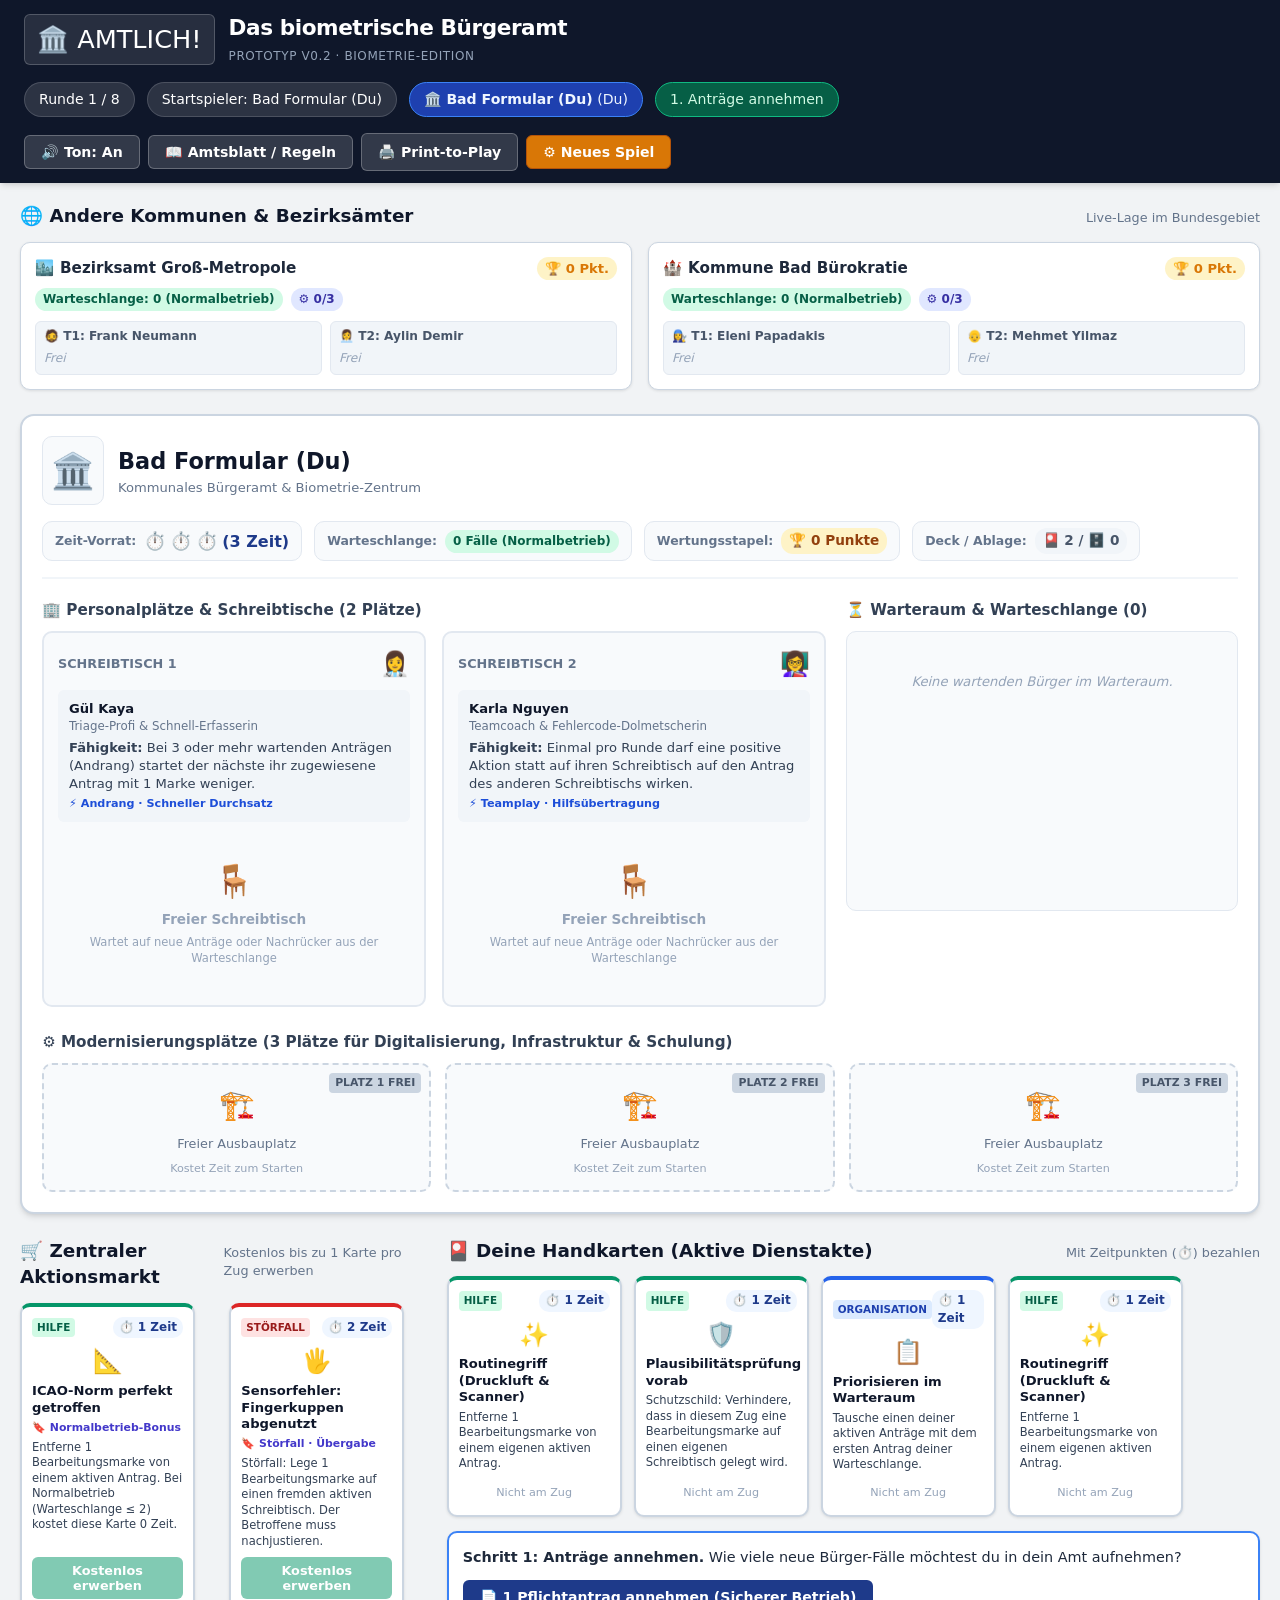
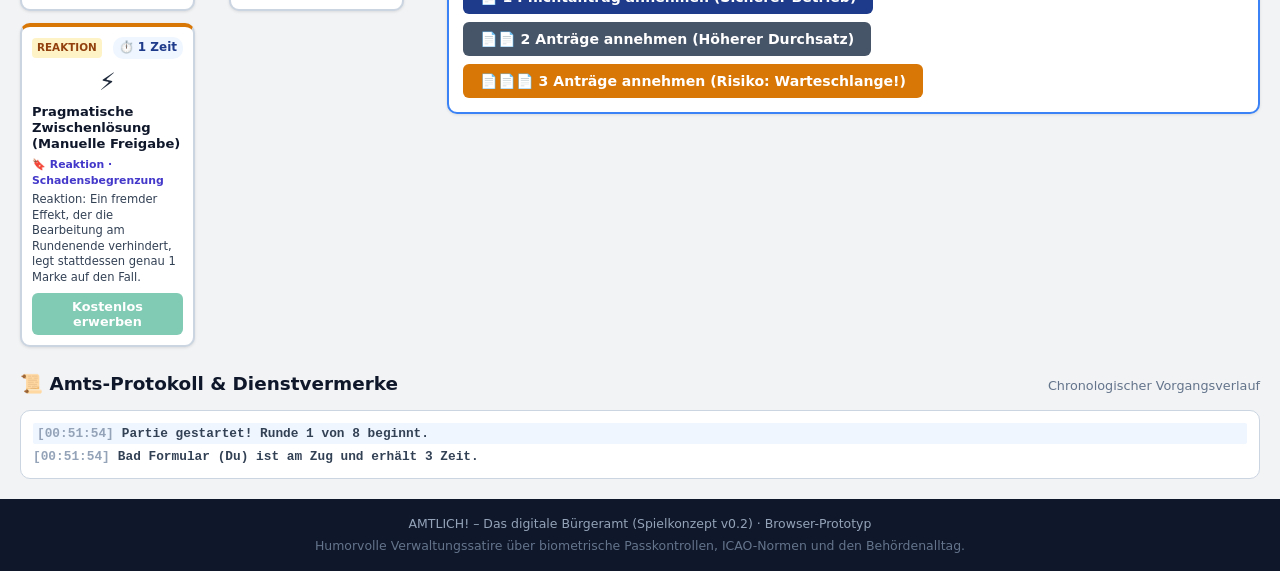
<file: index.html>
<!DOCTYPE html>
<html lang="de">
<head>
  <meta charset="UTF-8">
  <meta name="viewport" content="width=device-width, initial-scale=1.0">
  <title>AMTLICH! Das biometrische Bürgeramt - Virtuelles Brettspiel</title>
  <link rel="stylesheet" href="css/styles.css">
  <link rel="icon" href="data:image/svg+xml,<svg xmlns=%22http://www.w3.org/2000/svg%22 viewBox=%220 0 100 100%22><text y=%22.9em%22 font-size=%2290%22>🏛️</text></svg>">
</head>
<body>
  <div id="app-container">
    <!-- Top Header -->
    <header id="main-header">
      <div class="header-left">
        <div class="logo-badge">🏛️ AMTLICH!</div>
        <div class="logo-title">
          <h1>Das biometrische Bürgeramt</h1>
          <span class="version-tag">Prototyp v0.2 · Biometrie-Edition</span>
        </div>
      </div>

      <div class="header-center">
        <div class="game-meta-item" id="header-round">Runde 1 / 8</div>
        <div class="game-meta-item" id="header-startplayer">Startspieler: ...</div>
        <div class="game-meta-item active-turn-badge" id="header-active-turn">...</div>
        <div class="game-meta-item phase-badge" id="header-phase-badge">Phase: Zuweisung</div>
      </div>

      <div class="header-right">
        <button class="btn btn-header" id="btn-toggle-sound" title="Soundeffekte umschalten">🔊 Ton: An</button>
        <button class="btn btn-header" id="btn-open-rules" title="Dienstvorschrift & Spielregeln öffnen">📖 Amtsblatt / Regeln</button>
        <a href="print-to-play/print_sheets.html" target="_blank" class="btn btn-header" title="Druckfertige Print-to-Play Bögen & Karten öffnen">🖨️ Print-to-Play</a>
        <button class="btn btn-header btn-header-accent" id="btn-new-game" title="Neue Partie starten">⚙️ Neues Spiel</button>
      </div>
    </header>

    <!-- Main Game Board Grid -->
    <main id="game-board">
      <!-- Left / Top: Opponent Overview -->
      <section id="opponents-section">
        <div class="section-header">
          <h2>🌐 Andere Kommunen & Bezirksämter</h2>
          <span class="section-subtitle">Live-Lage im Bundesgebiet</span>
        </div>
        <div id="opponents-container" class="opponents-grid">
          <!-- Rendered via JS -->
        </div>
      </section>

      <!-- Center: Active Player Office Board -->
      <section id="my-office-section">
        <div id="my-office-board">
          <!-- Rendered via JS -->
        </div>
      </section>

      <!-- Bottom Grid: Market & Player Hand & Controls -->
      <section id="actions-bottom-section">
        <div class="bottom-grid-layout">
          <!-- Market Column -->
          <div class="market-column">
            <div class="section-header">
              <h2>🛒 Zentraler Aktionsmarkt</h2>
              <span class="section-subtitle">Kostenlos bis zu 1 Karte pro Zug erwerben</span>
            </div>
            <div id="market-cards-container" class="market-grid">
              <!-- Rendered via JS -->
            </div>
          </div>

          <!-- Hand Cards & Controls Column -->
          <div class="hand-column">
            <div class="section-header">
              <h2>🎴 Deine Handkarten (Aktive Dienstakte)</h2>
              <span class="section-subtitle">Mit Zeitpunkten (⏱️) bezahlen</span>
            </div>
            <div id="hand-cards-container" class="hand-grid">
              <!-- Rendered via JS -->
            </div>

            <div id="turn-controls-container" class="turn-controls-panel">
              <!-- Rendered via JS -->
            </div>
          </div>
        </div>
      </section>

      <!-- Activity Log / Amts-Protokoll Drawer -->
      <section id="log-section">
        <div class="section-header">
          <h2>📜 Amts-Protokoll & Dienstvermerke</h2>
          <span class="section-subtitle">Chronologischer Vorgangsverlauf</span>
        </div>
        <div id="action-log-entries" class="log-entries-box">
          <!-- Rendered via JS -->
        </div>
      </section>
    </main>

    <!-- Footer -->
    <footer id="main-footer">
      <div>AMTLICH! – Das digitale Bürgeramt (Spielkonzept v0.2) · Browser-Prototyp</div>
      <div class="footer-note">Humorvolle Verwaltungssatire über biometrische Passkontrollen, ICAO-Normen und den Behördenalltag.</div>
    </footer>
  </div>

  <!-- MODAL: Störfall-Übergabe / Entscheidungsdialog -->
  <div id="disruption-choice-modal" class="modal-overlay">
    <div class="modal-card">
      <div class="modal-header">
        <h3>⚠️ Fall abgeschlossen – Störfall-Entscheidung!</h3>
      </div>
      <div class="modal-body">
        <p id="disruption-req-title" class="modal-callout-text"></p>
        <p>Ein Antrag mit anliegendem gegnerischen Störfall wurde soeben erfolgreich abgeschlossen:</p>
        <div class="modal-card-preview">
          <strong id="disruption-card-name"></strong><br/>
          <small id="disruption-card-type"></small>
          <p id="disruption-card-desc" style="margin-top: 8px;"></p>
        </div>
        <p>Was soll mit dieser Störfall-Karte geschehen?</p>
      </div>
      <div class="modal-footer-choices">
        <button class="btn btn-primary" onclick="window.app.handleDisruptionDecision('learn')">
          🎓 Lerneffekt!<br/>
          <small>(Karte wandert in deine eigene Ablage und gehört ab jetzt zu deinem Deck)</small>
        </button>
        <button class="btn btn-secondary" onclick="window.app.handleDisruptionDecision('dispose')">
          🗄️ Fall abgeschlossen<br/>
          <small>(Karte wird dauerhaft aus dem Spiel entsorgt)</small>
        </button>
      </div>
    </div>
  </div>

  <!-- MODAL: Zielauswahl für Störfälle -->
  <div id="target-selection-modal" class="modal-overlay">
    <div class="modal-card modal-lg">
      <div class="modal-header">
        <h3>🎯 Störfall anlegen – Ziel auswählen</h3>
        <button class="btn-close" onclick="window.app.closeAllActionModals()">✖</button>
      </div>
      <div class="modal-body">
        <p>Wähle eine gegnerische Kommune und den konkreten Schreibtisch, auf den der Störfall angelegt werden soll:</p>
        <div id="target-selection-container">
          <!-- Rendered via JS -->
        </div>
      </div>
      <div class="modal-footer">
        <button class="btn btn-outline" onclick="window.app.closeAllActionModals()">Abbrechen</button>
      </div>
    </div>
  </div>

  <!-- MODAL: Schreibtisch- oder Kartenauswahl -->
  <div id="desk-selection-modal" class="modal-overlay">
    <div class="modal-card">
      <div class="modal-header">
        <h3>📋 Auswahl treffen</h3>
        <button class="btn-close" onclick="window.app.closeAllActionModals()">✖</button>
      </div>
      <div class="modal-body">
        <div id="desk-selection-container" class="selection-grid">
          <!-- Rendered via JS -->
        </div>
      </div>
      <div class="modal-footer">
        <button class="btn btn-outline" onclick="window.app.closeAllActionModals()">Abbrechen</button>
      </div>
    </div>
  </div>

  <!-- MODAL: Modernisierungs-Katalog -->
  <div id="mod-picker-modal" class="modal-overlay">
    <div class="modal-card modal-lg">
      <div class="modal-header">
        <h3>🏗️ Kommunaler Modernisierungs-Katalog</h3>
        <button class="btn-close" onclick="window.app.closeAllActionModals()">✖</button>
      </div>
      <div class="modal-body">
        <p>Jede Kommune besitzt Zugriff auf denselben persönlichen Vorrat aus 9 Modernisierungen. Begonnene Projekte belegen einen von 3 Plätzen und werden mit Zeitpunkten bezahlt:</p>
        <div id="mod-picker-container" class="mod-picker-grid">
          <!-- Rendered via JS -->
        </div>
      </div>
      <div class="modal-footer">
        <button class="btn btn-outline" onclick="window.app.closeAllActionModals()">Schließen</button>
      </div>
    </div>
  </div>

  <!-- MODAL: Neues Spiel / Konfiguration -->
  <div id="new-game-modal" class="modal-overlay">
    <div class="modal-card">
      <div class="modal-header">
        <h3>⚙️ Neue Partie konfigurieren</h3>
        <button class="btn-close" id="btn-cancel-new-game">✖</button>
      </div>
      <div class="modal-body">
        <div class="form-group">
          <label for="select-game-mode">Spielmodus:</label>
          <select id="select-game-mode" class="form-select">
            <option value="solo" selected>Solo vs. KI-Gegner</option>
            <option value="hotseat">Lokaler Mehrspielermodus (Pass & Play)</option>
          </select>
        </div>
        <div class="form-group">
          <label for="select-player-count">Anzahl der Kommunen (Spielerzahl):</label>
          <select id="select-player-count" class="form-select">
            <option value="2">2 Kommunen (Duell)</option>
            <option value="3" selected>3 Kommunen (Empfohlen)</option>
            <option value="4">4 Kommunen (Volle Besetzung)</option>
          </select>
        </div>
        <div class="callout-info">
          <strong>Regelwerk:</strong> 8 Runden, je 3 Zeit pro Zug. 1 Pflichtantrag pro Runde. Jeder erledigte Fall bringt 1 Punkt, unvollständige Fälle bringen am Spielende Malus!
        </div>
      </div>
      <div class="modal-footer">
        <button class="btn btn-primary" id="btn-confirm-new-game">🏛️ Partie jetzt starten</button>
      </div>
    </div>
  </div>

  <!-- MODAL: Dienstvorschrift & Regeln -->
  <div id="rules-modal" class="modal-overlay">
    <div class="modal-card modal-lg">
      <div class="modal-header">
        <h3>📖 Amtsblatt & Dienstvorschrift (Regeln v0.2)</h3>
        <button class="btn-close" id="btn-close-rules">✖</button>
      </div>
      <div class="modal-body rules-content">
        <h4>1. Spielziel & Ablauf</h4>
        <p>Du leitest das Bürgeramt einer Kommune. Über <strong>8 Runden</strong> versuchst du, möglichst viele Bürgeranträge erfolgreich abzuschließen (+1 Punkt) und dabei die Warteschlange nicht überlaufen zu lassen.</p>
        
        <h4>2. Ablauf eines Zuges (3 Zeitpunkte pro Runde)</h4>
        <ol>
          <li><strong>Zeit erhalten:</strong> Du startest mit 3 Zeit. Nicht verbrauchte Zeit verfällt.</li>
          <li><strong>Anträge annehmen:</strong> Wähle 1 (Pflicht), 2 oder 3 Anträge. Freie Schreibtische werden besetzt, der Rest wartet in der Warteschlange. Jeder Fall startet mit 2 Bearbeitungsmarken.</li>
          <li><strong>Aktionen & Ausbau:</strong> Spiele Handkarten gegen Zeitkosten aus oder investiere Zeit in bis zu 3 Modernisierungen.</li>
          <li><strong>Marktkarte erwerben:</strong> Nimm bis zu 1 der 3 offenen Marktkarten kostenlos auf deine persönliche Ablage.</li>
        </ol>

        <h4>3. Gemeinsames Rundenende</h4>
        <p>Nachdem alle Kommunen ihren Zug beendet haben, verliert jeder aktiv bearbeitete Schreibtisch <strong>1 Bearbeitungsmarke</strong>. Anträge mit 0 Marken wandern in den Wertungsstapel (+1 Punkt). Etwaige fremde Störfälle dürfen als <em>Lerneffekt</em> ins eigene Deck übernommen werden.</p>

        <h4>4. Warteschlange & Andrang</h4>
        <ul>
          <li><strong>0–2 Anträge:</strong> Normalbetrieb.</li>
          <li><strong>3–4 Anträge (Andrang):</strong> Fremde Angriffe gegen dich kosten +1 Zeit. Schaltet Triage-Fähigkeiten frei.</li>
          <li><strong>5+ Anträge (Überlastung):</strong> Wie Andrang; erste positive Aktion kostet 1 Zeit weniger.</li>
        </ul>

        <h4>5. Schlusswertung (nach Runde 8)</h4>
        <p>Jeder erledigte Antrag im Wertungsstapel = <strong>+1 Punkt</strong>. Je zwei noch offene Anträge (Schreibtische + Warteschlange) kosten <strong>-1 Punkt</strong> (aufgerundet).</p>
      </div>
      <div class="modal-footer">
        <button class="btn btn-primary" onclick="document.getElementById('rules-modal').classList.remove('modal-visible')">Verstanden</button>
      </div>
    </div>
  </div>

  <!-- MODAL: Schlusswertung / Prüfbericht des Landesrechnungshofs -->
  <div id="game-over-modal" class="modal-overlay">
    <div class="modal-card modal-lg">
      <div class="modal-header stamp-header">
        <div class="stamp-badge">AMTLICH GEPRÜFT</div>
        <h3>📊 Prüfbericht des Landesrechnungshofs</h3>
        <p class="subtitle">Abschlussbewertung nach 8 Runden Amtsbetrieb</p>
      </div>
      <div class="modal-body">
        <table class="rankings-table">
          <thead>
            <tr>
              <th>Rang</th>
              <th>Kommune</th>
              <th>Erledigte Anträge</th>
              <th>Offene Anträge</th>
              <th>Schlussmalus</th>
              <th>Gesamtergebnis</th>
            </tr>
          </thead>
          <tbody id="game-over-rankings-body">
            <!-- Rendered via JS -->
          </tbody>
        </table>
        <div class="audit-summary-note">
          „Die biometrische Erfassung sowie die Einhaltung der ICAO-Lichtbildstandards wurden nach § 14 PassG ordnungsgemäß auditiert.“
        </div>
      </div>
      <div class="modal-footer">
        <button class="btn btn-primary" onclick="window.app.initNewGame({ playerCount: window.app.gameState.players.length })">
          🔄 Neue Partie starten
        </button>
      </div>
    </div>
  </div>

  <script src="js/bundle.js"></script>
</body>
</html>
</file>
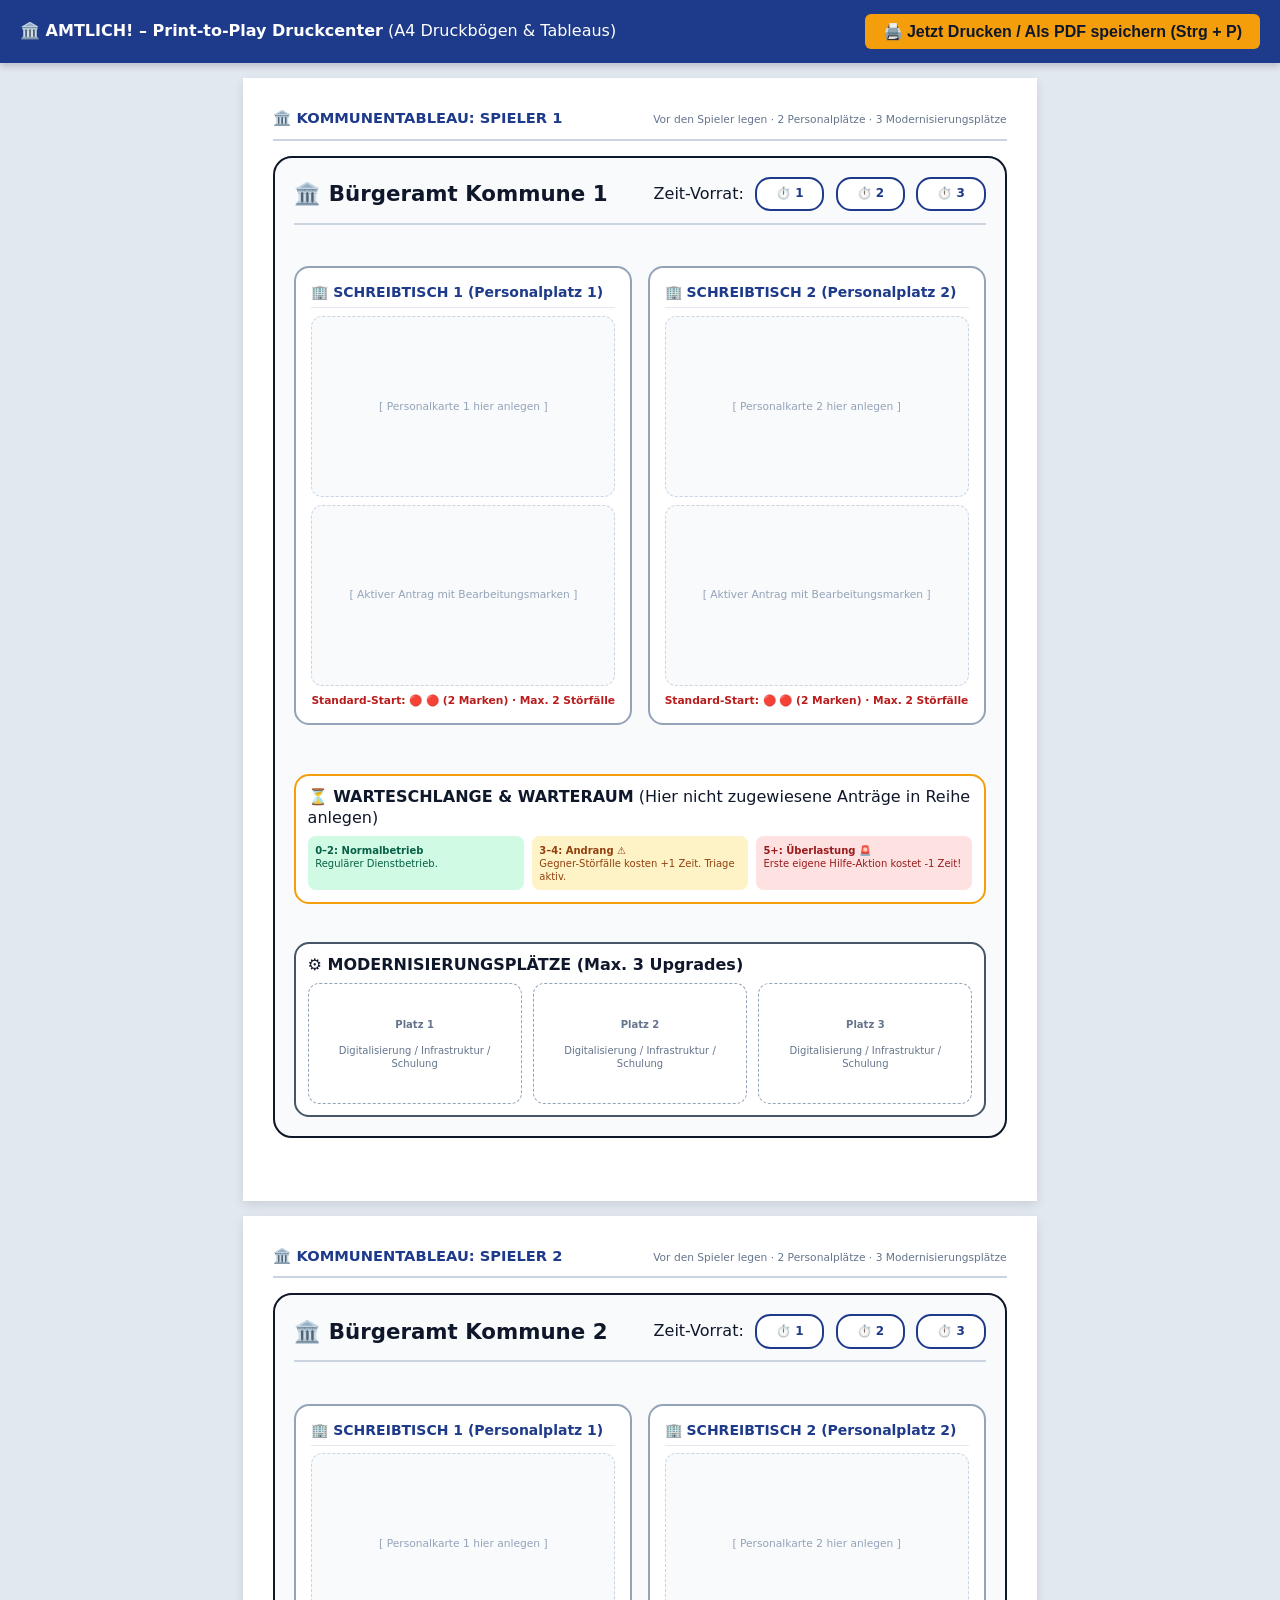
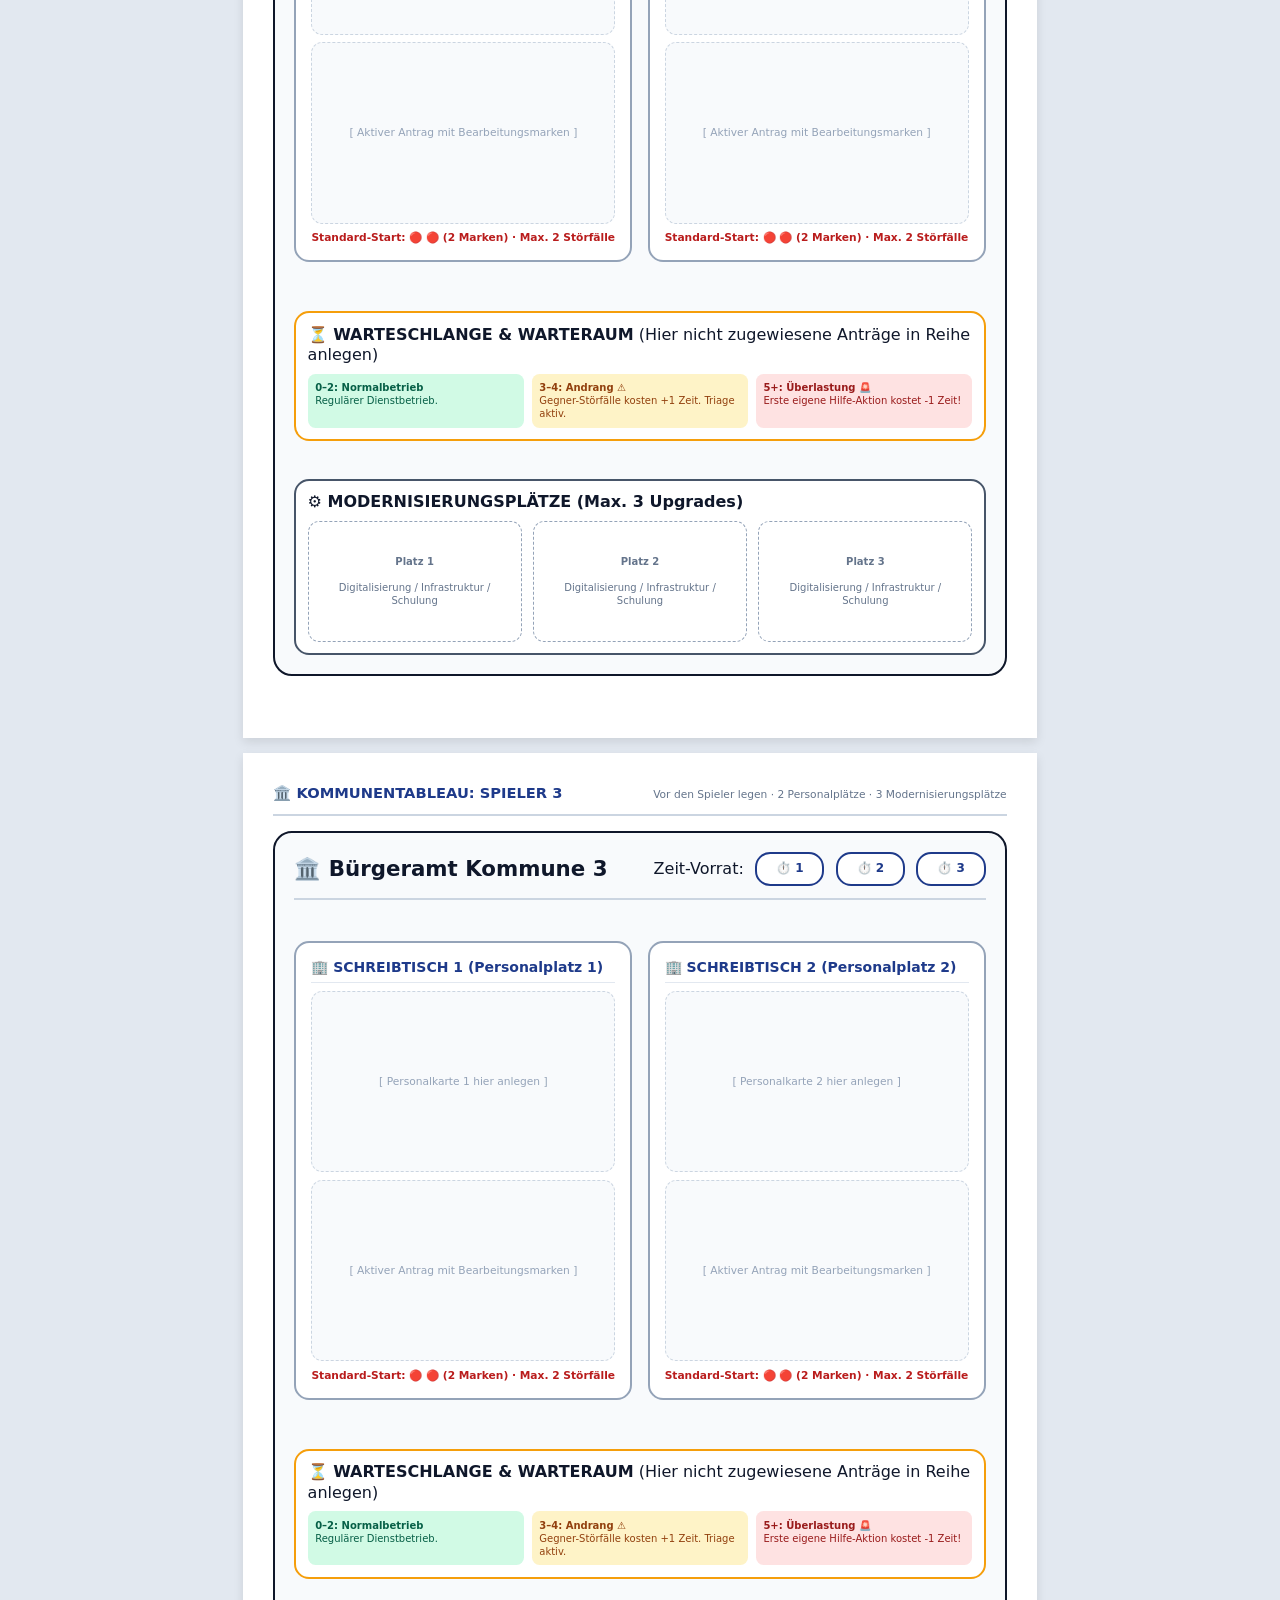
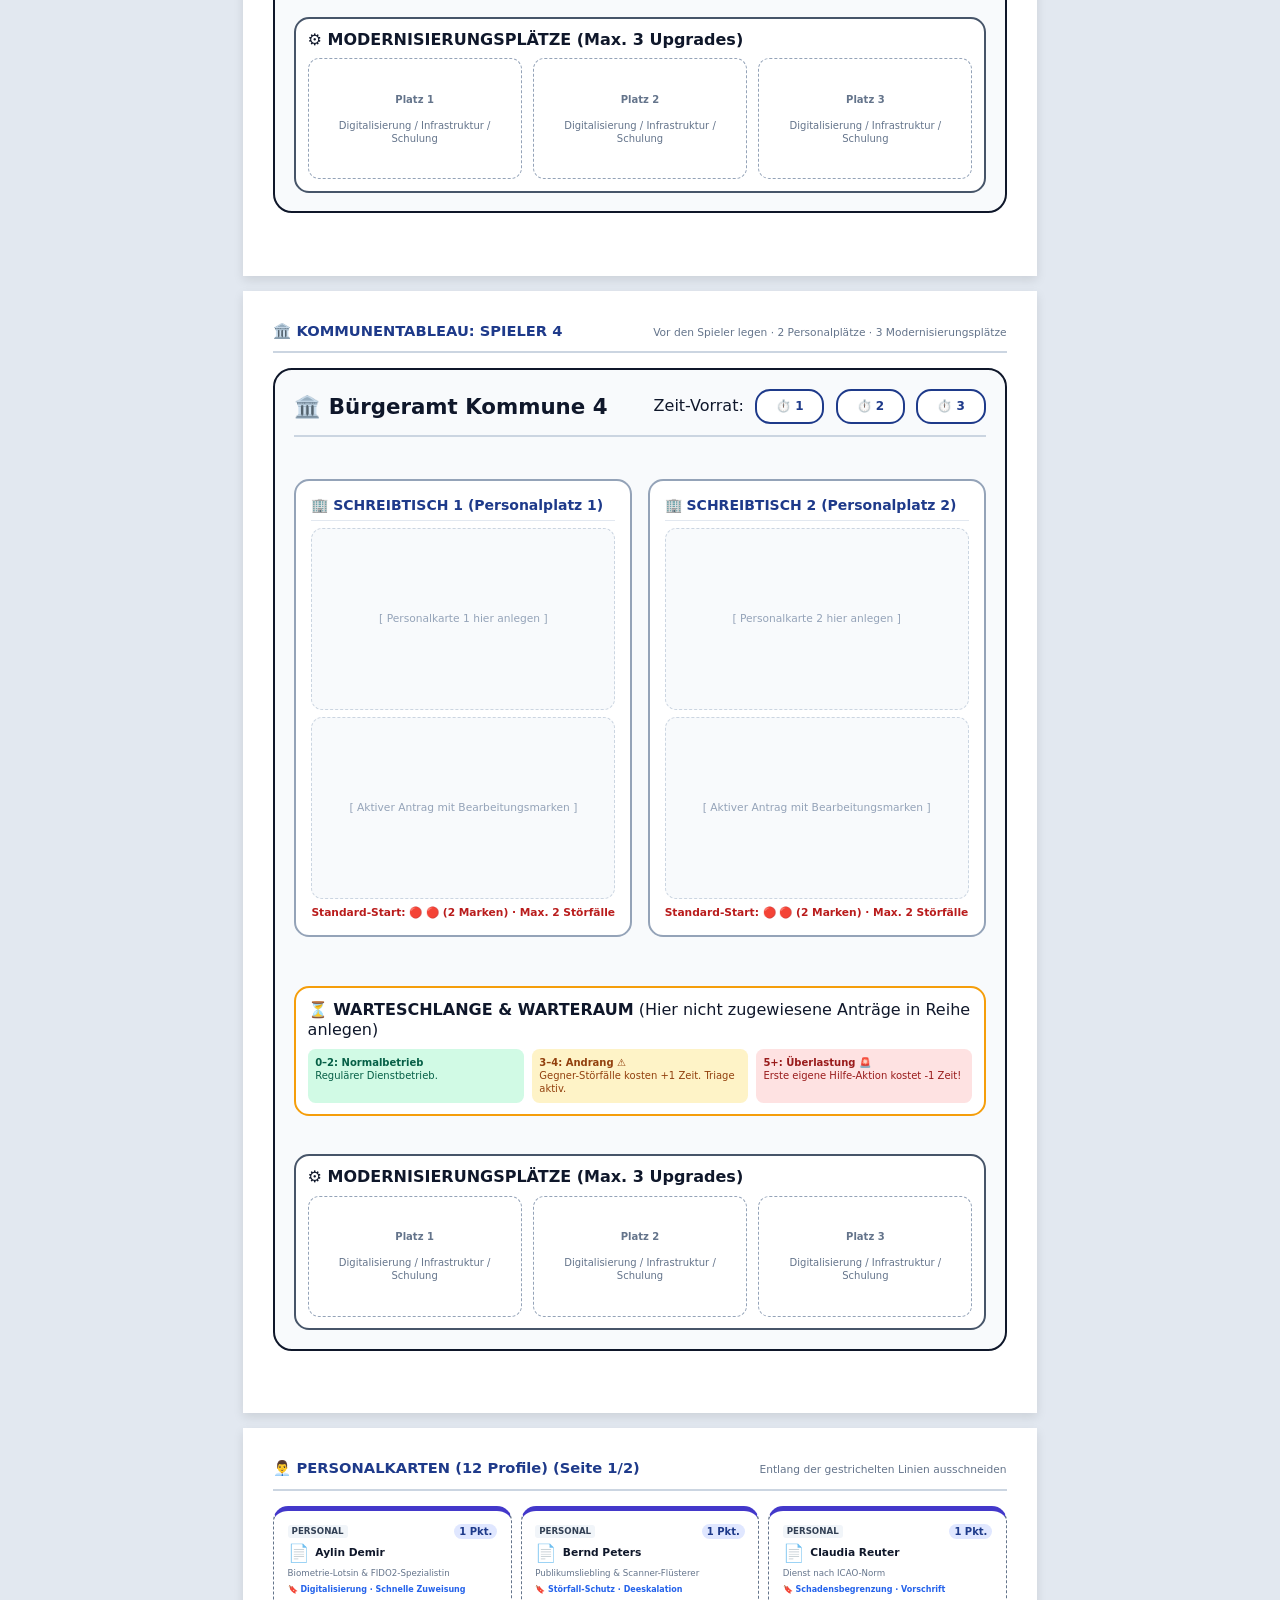
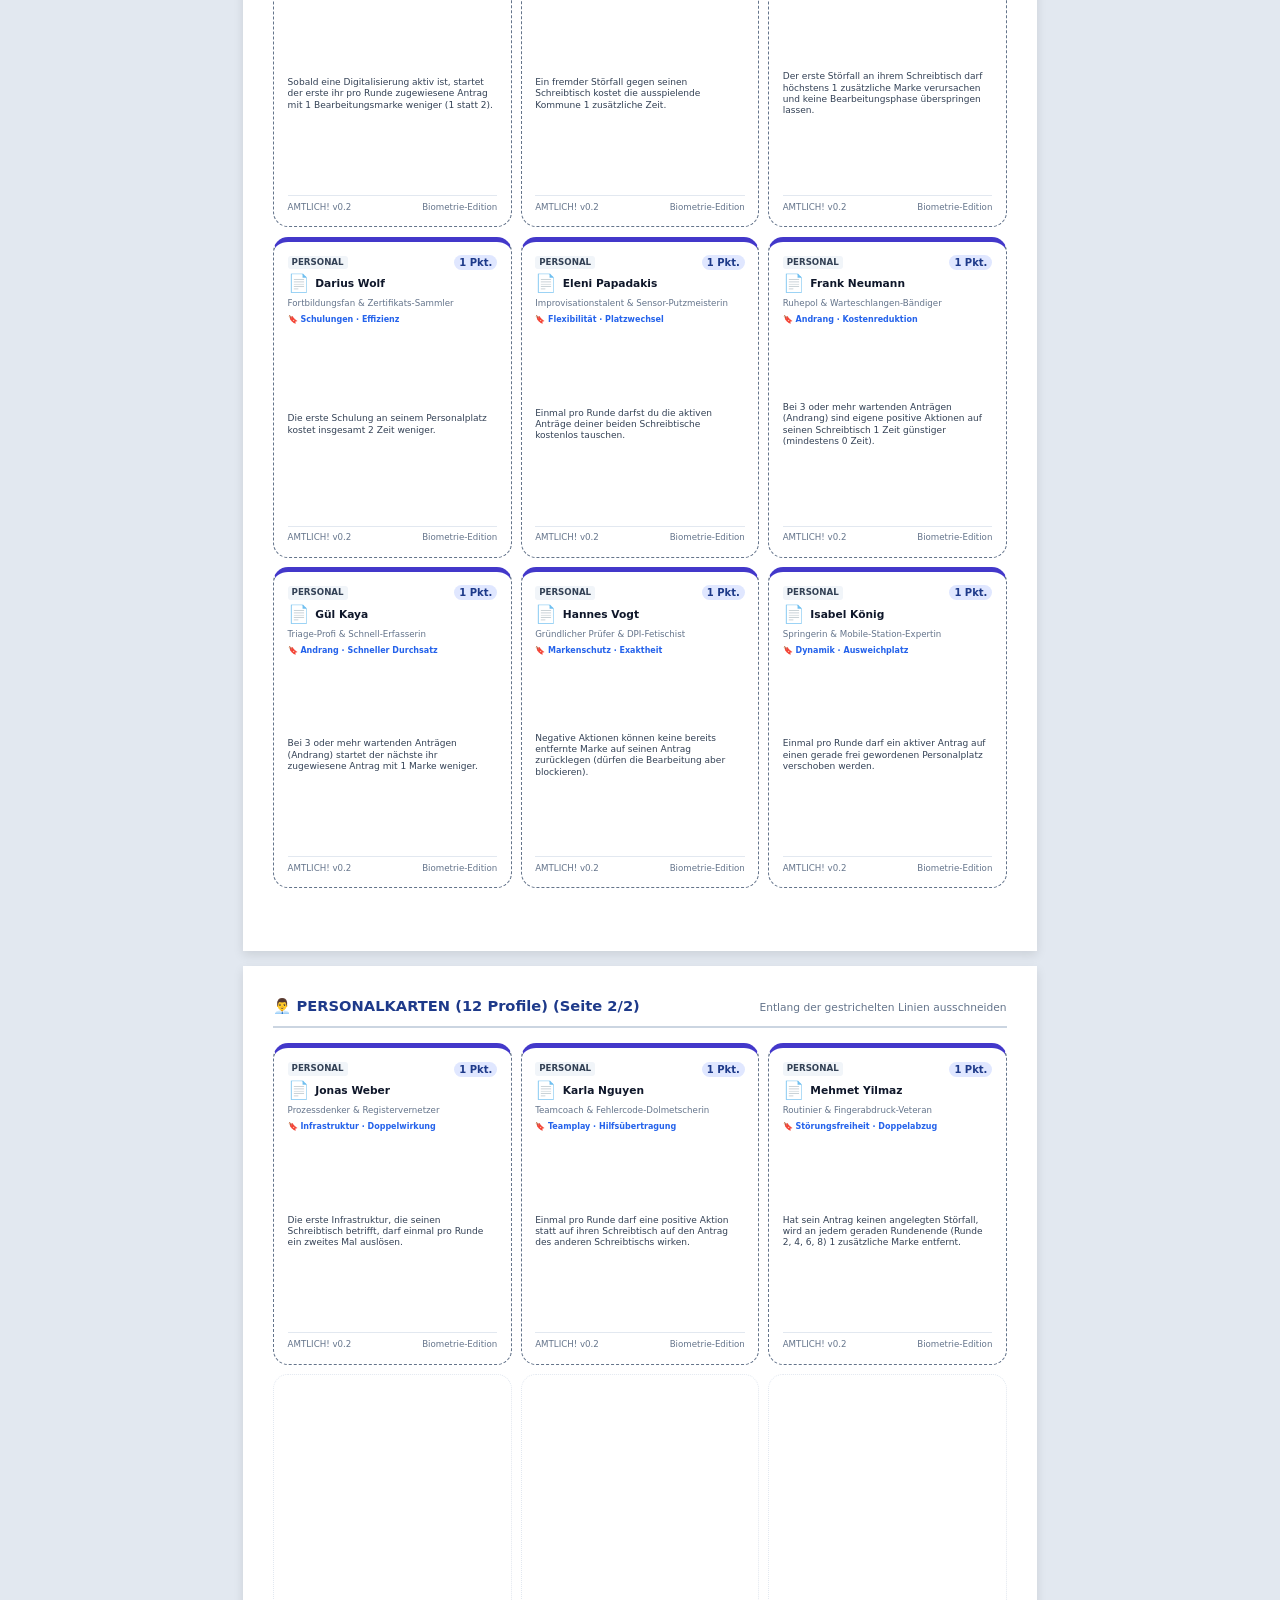
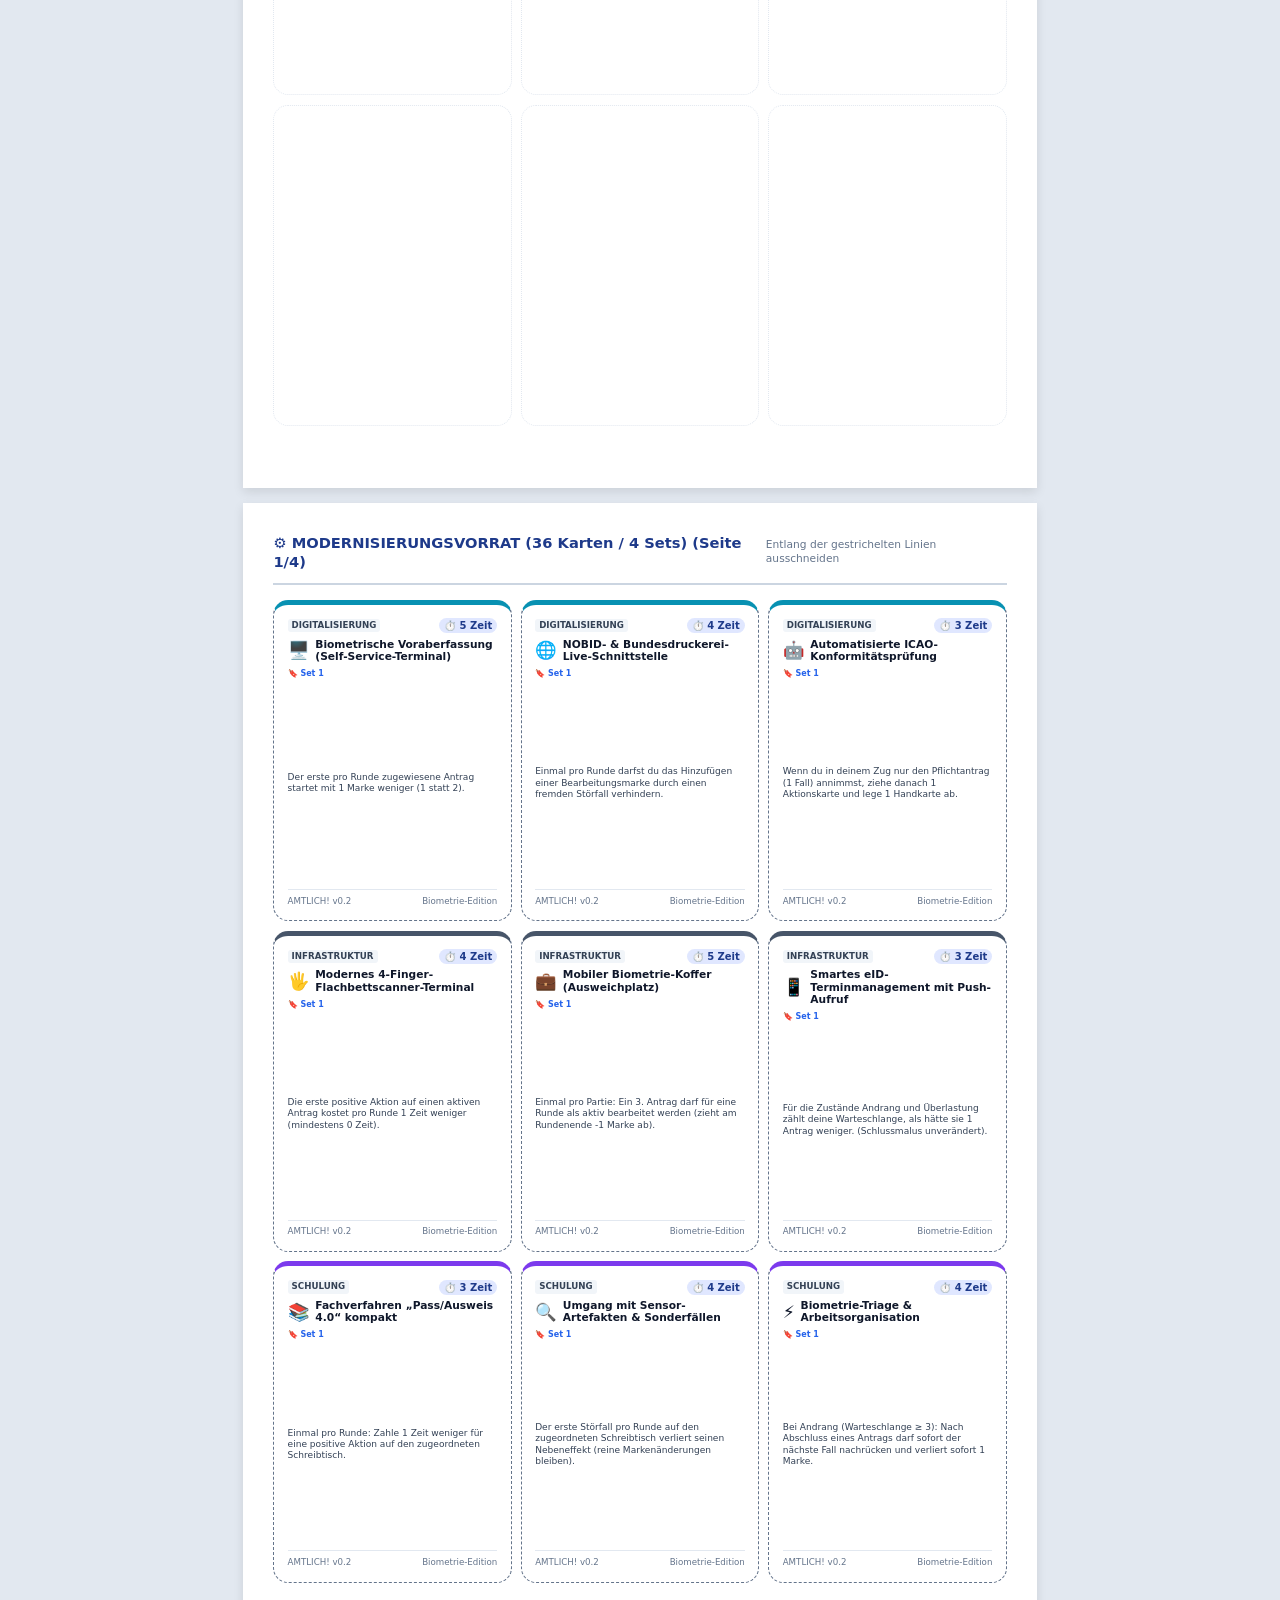
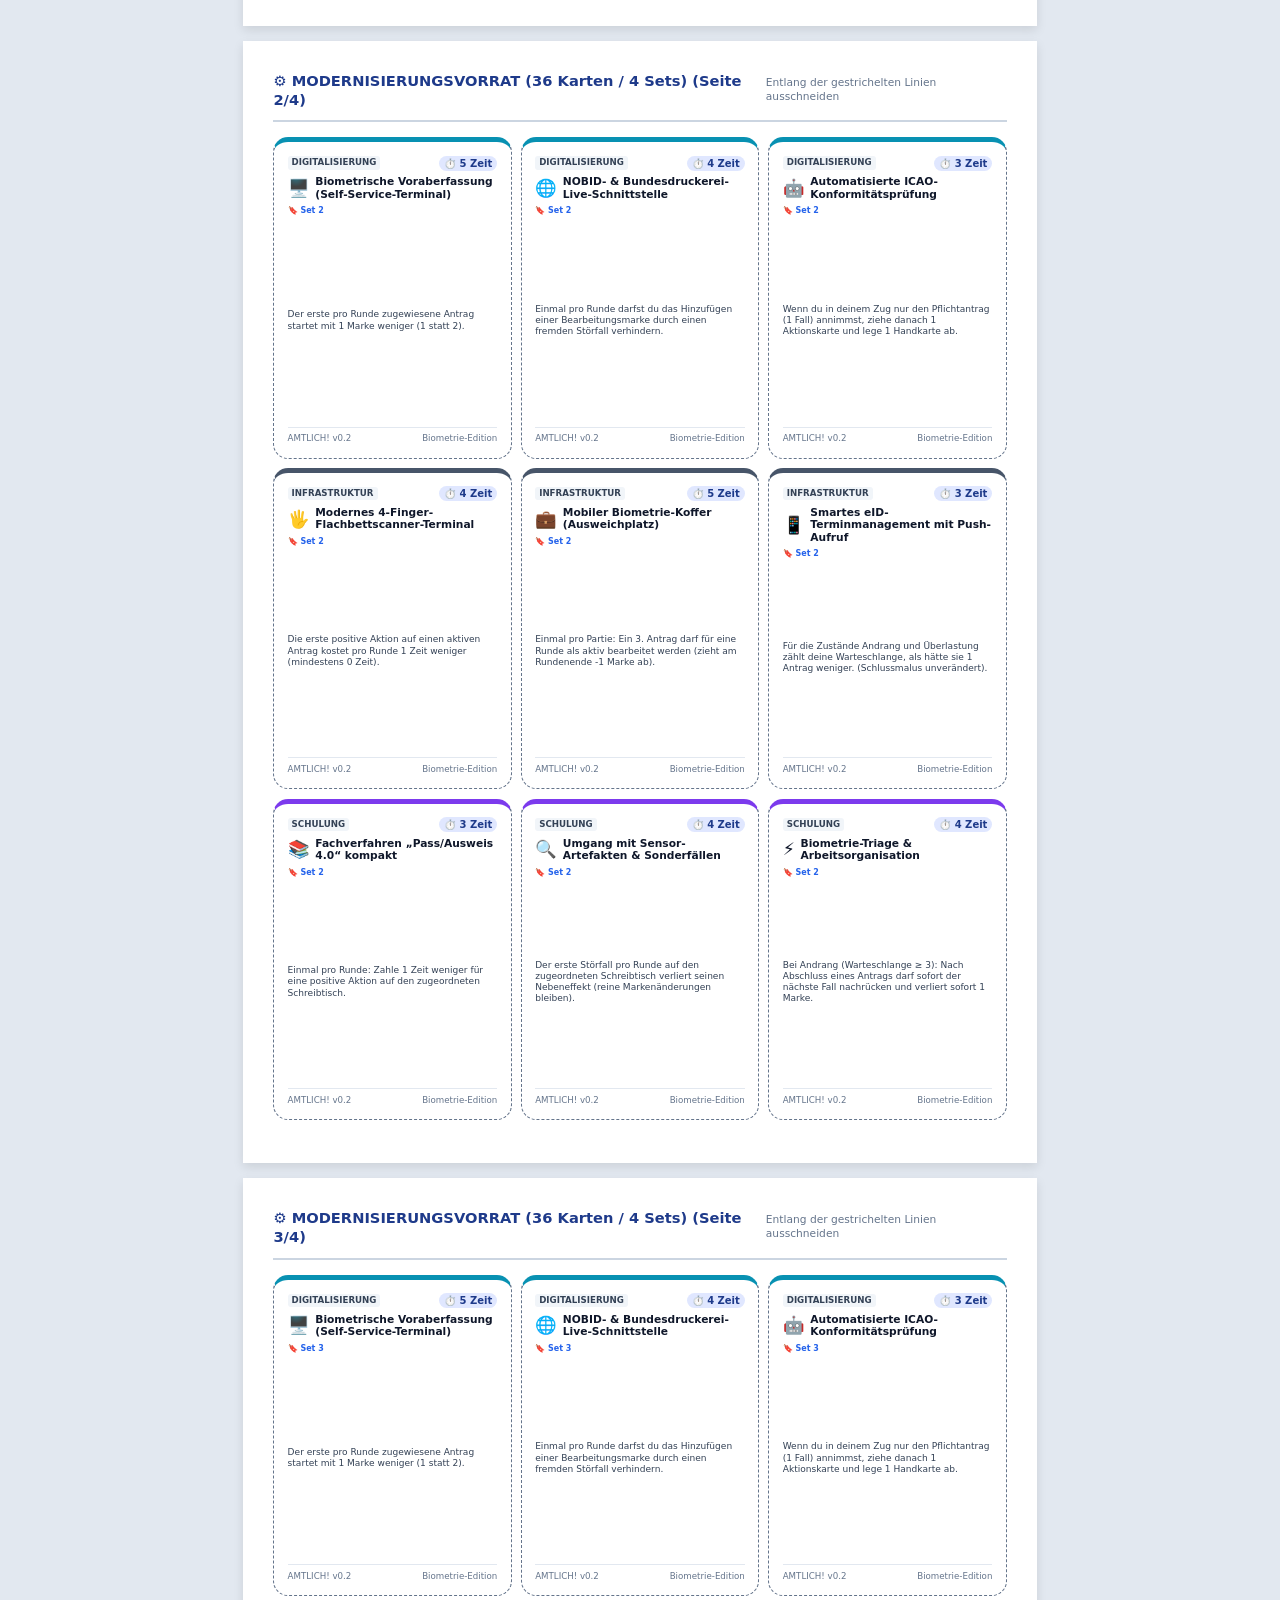
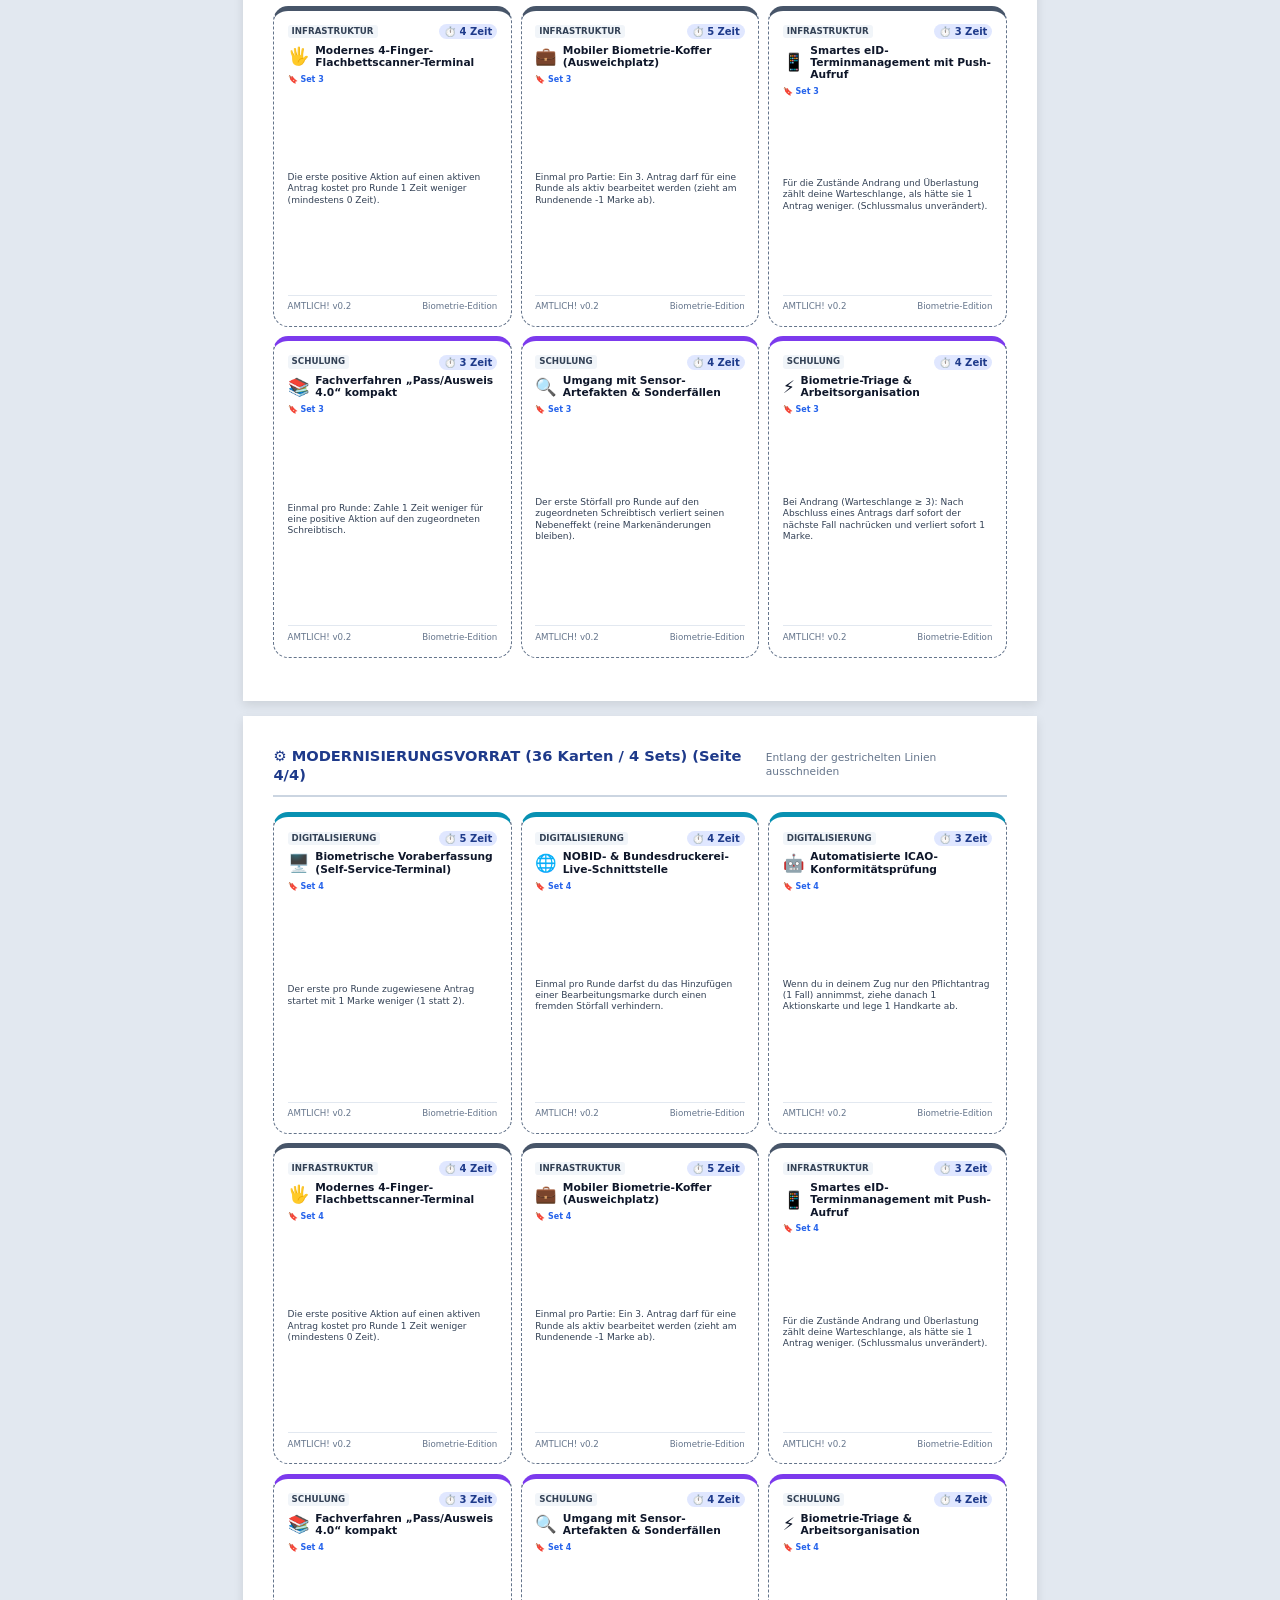
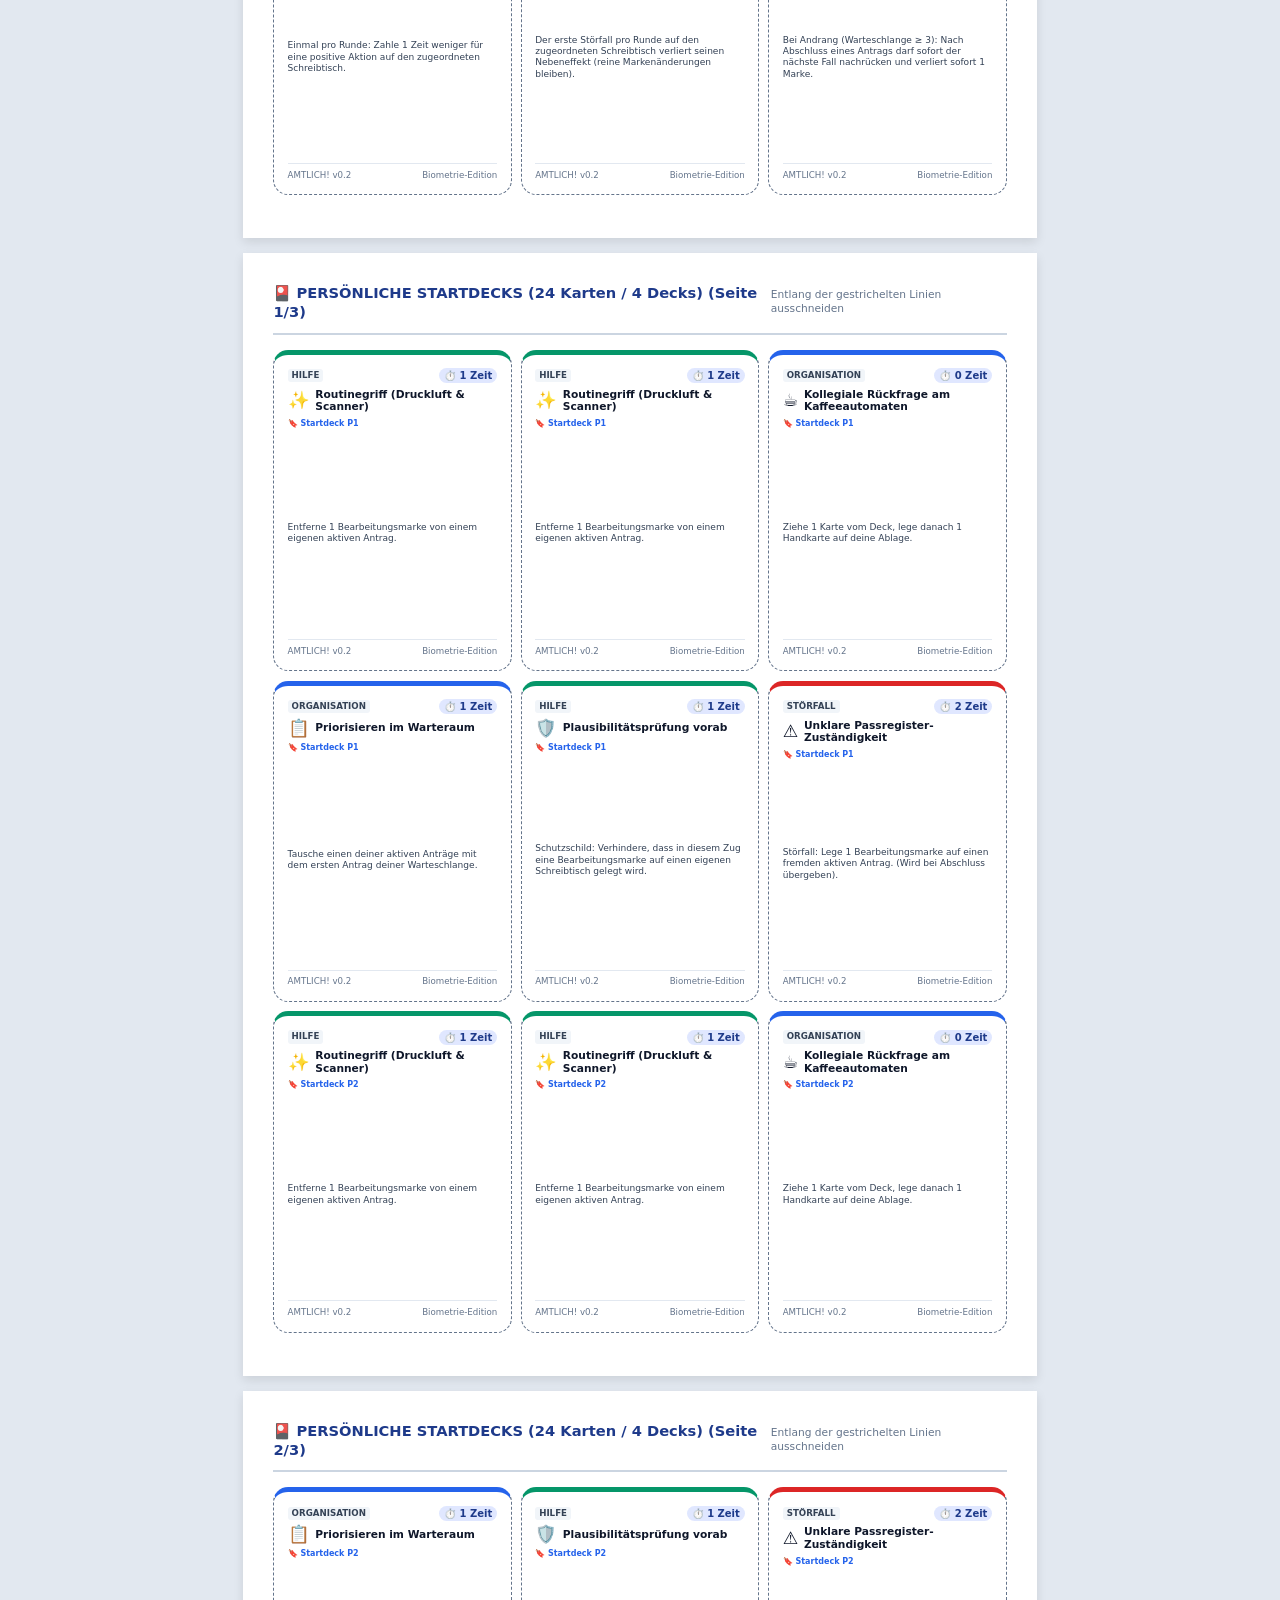
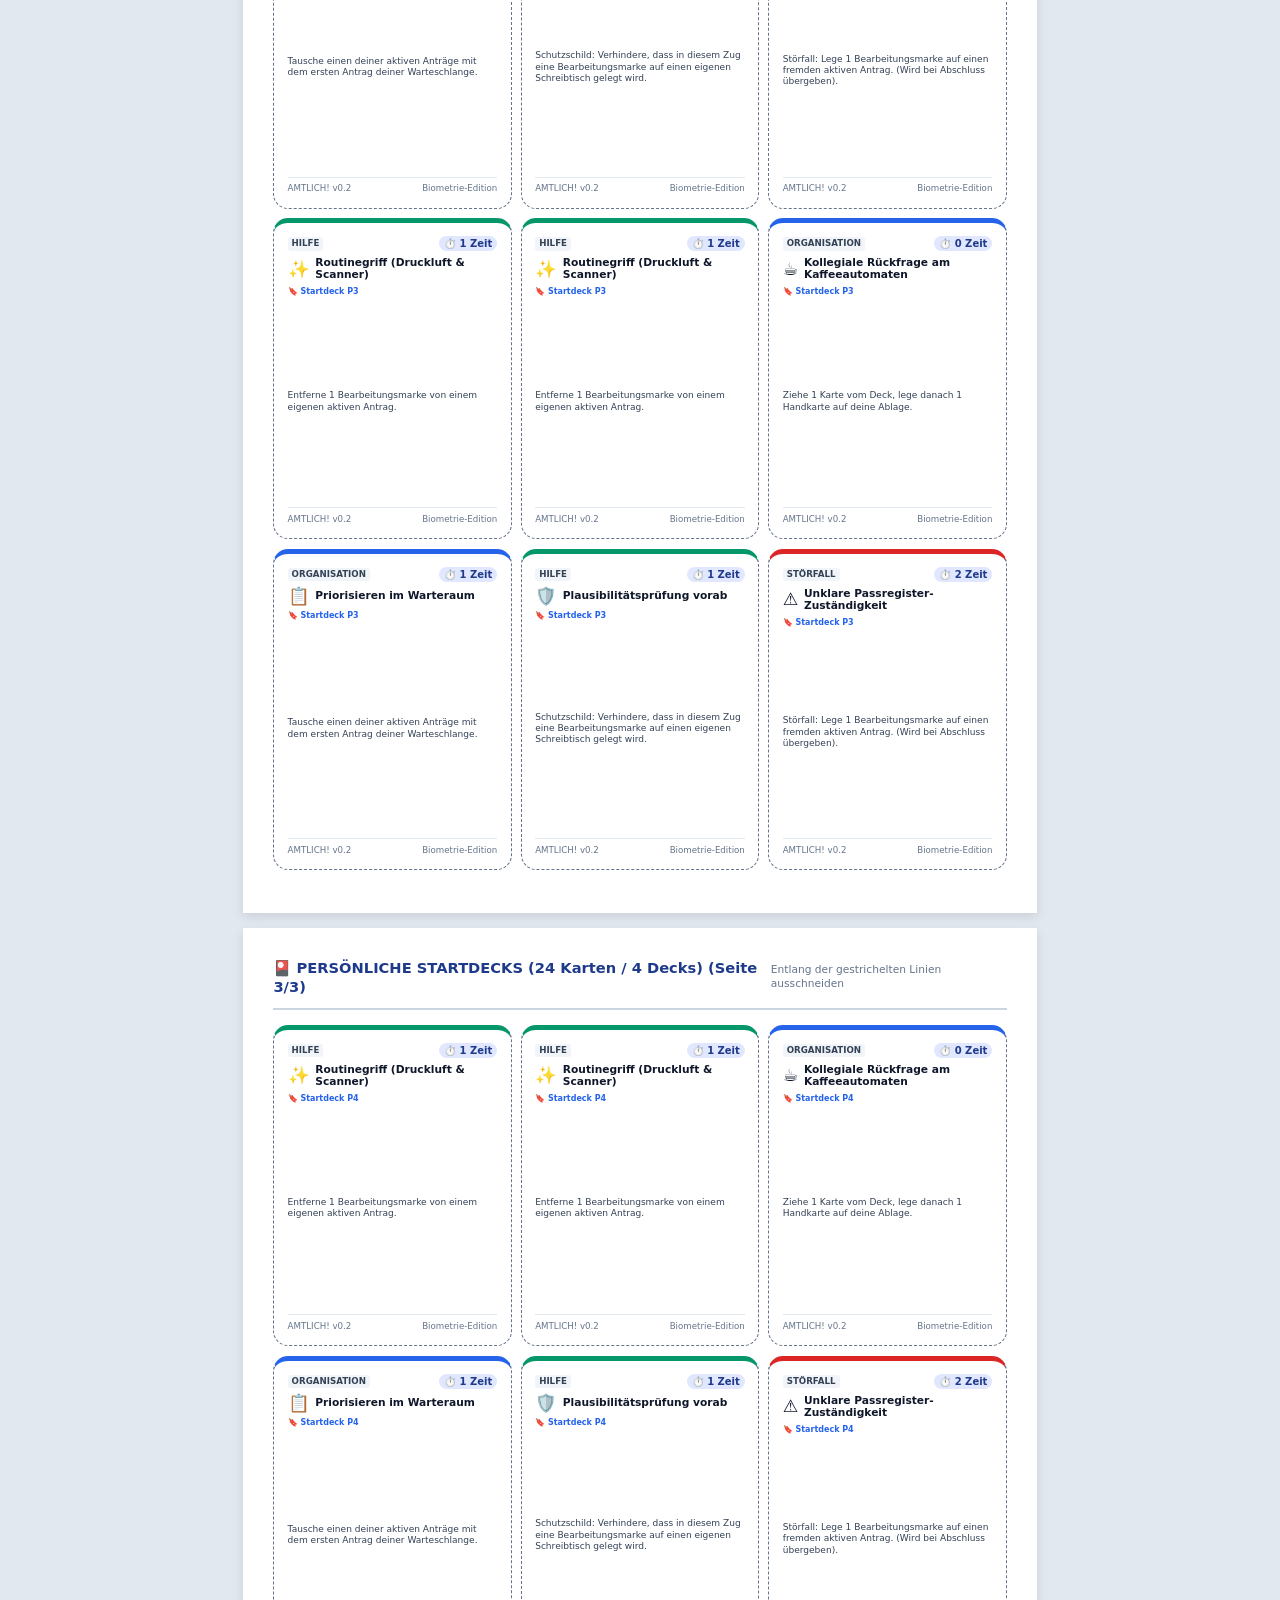
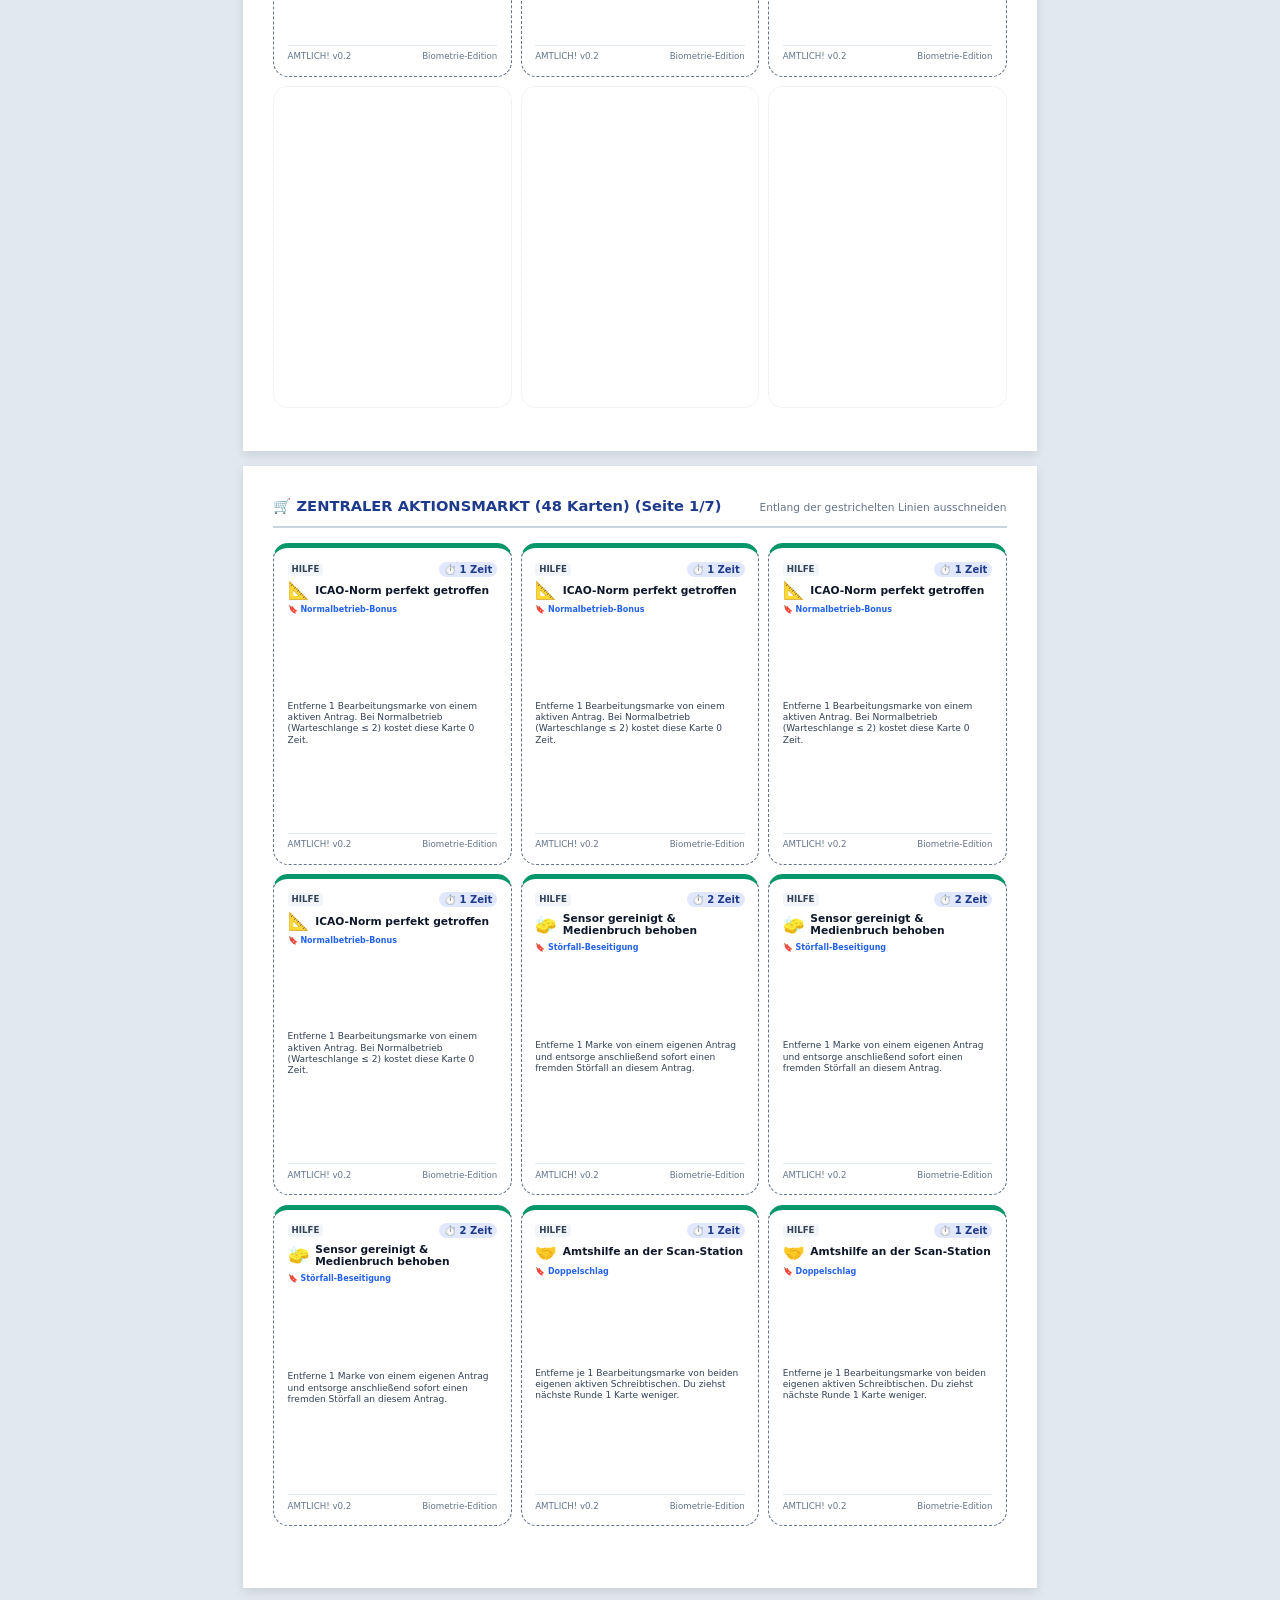
<file: print-to-play/print_sheets.html>
<!DOCTYPE html>
<html lang="de">
<head>
  <meta charset="UTF-8">
  <title>AMTLICH! Das biometrische Bürgeramt - Print-to-Play Druckbögen</title>
  <style>
    @page {
      size: A4 portrait;
      margin: 10mm 8mm 10mm 8mm;
    }

    * {
      box-sizing: border-box;
      margin: 0;
      padding: 0;
    }

    body {
      font-family: system-ui, -apple-system, 'Segoe UI', Roboto, Helvetica, Arial, sans-serif;
      background: #e2e8f0;
      color: #0f172a;
      line-height: 1.3;
    }

    .no-print-bar {
      background: #1e3a8a;
      color: #ffffff;
      padding: 14px 20px;
      display: flex;
      justify-content: space-between;
      align-items: center;
      position: sticky;
      top: 0;
      z-index: 1000;
      box-shadow: 0 4px 6px rgba(0,0,0,0.15);
    }

    .no-print-bar button {
      background: #f59e0b;
      color: #0f172a;
      border: none;
      font-weight: bold;
      padding: 8px 18px;
      border-radius: 6px;
      cursor: pointer;
      font-size: 1rem;
    }

    .page {
      width: 210mm;
      min-height: 297mm;
      padding: 8mm 8mm;
      margin: 15px auto;
      background: #ffffff;
      box-shadow: 0 4px 10px rgba(0,0,0,0.1);
      page-break-after: always;
      position: relative;
    }

    .page-header {
      font-size: 11pt;
      font-weight: 700;
      color: #1e3a8a;
      border-bottom: 2px solid #cbd5e1;
      padding-bottom: 3mm;
      margin-bottom: 4mm;
      display: flex;
      justify-content: space-between;
      align-items: baseline;
    }

    .page-header span {
      font-size: 8pt;
      color: #64748b;
      font-weight: normal;
    }

    /* 3x3 Card Grid for Standard Card Sheet (63x88mm approx) */
    .card-grid {
      display: grid;
      grid-template-columns: repeat(3, 1fr);
      grid-template-rows: repeat(3, 1fr);
      gap: 2.5mm;
      width: 100%;
      height: 260mm;
    }

    .pnp-card {
      border: 1.5px dashed #64748b;
      border-radius: 4mm;
      padding: 3.5mm;
      display: flex;
      flex-direction: column;
      justify-content: space-between;
      background: #ffffff;
      position: relative;
      overflow: hidden;
    }

    .card-type-hilfe { border-top: 5px solid #059669; }
    .card-type-organisation { border-top: 5px solid #2563eb; }
    .card-type-störfall { border-top: 5px solid #dc2626; }
    .card-type-reaktion { border-top: 5px solid #d97706; }
    .card-type-personal { border-top: 5px solid #4338ca; }
    .card-type-digitalisierung { border-top: 5px solid #0891b2; }
    .card-type-infrastruktur { border-top: 5px solid #475569; }
    .card-type-schulung { border-top: 5px solid #7c3aed; }
    .card-type-antrag { border-top: 5px solid #ea580c; }

    .card-top {
      display: flex;
      justify-content: space-between;
      align-items: center;
      margin-bottom: 1.5mm;
    }

    .card-type-tag {
      font-size: 6.5pt;
      font-weight: 800;
      text-transform: uppercase;
      padding: 1px 4px;
      border-radius: 3px;
      background: #f1f5f9;
      color: #334155;
    }

    .card-cost {
      font-size: 7.5pt;
      font-weight: 800;
      color: #1e3a8a;
      background: #e0e7ff;
      padding: 1px 5px;
      border-radius: 8px;
    }

    .card-title-row {
      display: flex;
      align-items: center;
      gap: 1.5mm;
      margin-bottom: 1.5mm;
    }

    .card-icon {
      font-size: 13pt;
      line-height: 1;
    }

    .card-name {
      font-size: 8pt;
      font-weight: 700;
      color: #0f172a;
      line-height: 1.15;
    }

    .card-subtitle {
      font-size: 6.5pt;
      color: #64748b;
      margin-bottom: 1.5mm;
    }

    .card-tag-pill {
      font-size: 6pt;
      color: #2563eb;
      font-weight: 600;
      margin-bottom: 1mm;
    }

    .card-body {
      font-size: 6.8pt;
      color: #334155;
      line-height: 1.25;
      flex: 1;
      display: flex;
      flex-direction: column;
      justify-content: center;
    }

    .card-flavor {
      font-family: Georgia, serif;
      font-style: italic;
      color: #57534e;
      font-size: 6.5pt;
      margin-top: 1mm;
    }

    .card-footer {
      border-top: 1px solid #e2e8f0;
      padding-top: 1.5mm;
      margin-top: 1.5mm;
      font-size: 6.5pt;
      display: flex;
      justify-content: space-between;
      color: #64748b;
    }

    /* Player Tableau Layout */
    .tableau-container {
      border: 2.5px solid #0f172a;
      border-radius: 5mm;
      padding: 5mm;
      height: 260mm;
      display: flex;
      flex-direction: column;
      justify-content: space-between;
      background: #f8fafc;
    }

    .tableau-title-bar {
      display: flex;
      justify-content: space-between;
      align-items: center;
      border-bottom: 2px solid #cbd5e1;
      padding-bottom: 3mm;
    }

    .tableau-title-bar h2 {
      font-size: 16pt;
      color: #0f172a;
    }

    .time-track-box {
      display: flex;
      gap: 3mm;
      align-items: center;
    }

    .time-box-item {
      border: 2px solid #1e3a8a;
      background: #ffffff;
      padding: 2mm 5mm;
      border-radius: 4mm;
      font-weight: 800;
      font-size: 9pt;
      color: #1e3a8a;
    }

    .tableau-desks-row {
      display: grid;
      grid-template-columns: 1fr 1fr;
      gap: 4mm;
      margin: 3mm 0;
    }

    .tableau-desk {
      border: 2px solid #94a3b8;
      background: #ffffff;
      border-radius: 4mm;
      padding: 4mm;
      min-height: 85mm;
      display: flex;
      flex-direction: column;
      justify-content: space-between;
    }

    .tableau-desk h3 {
      font-size: 10.5pt;
      color: #1e3a8a;
      border-bottom: 1.5px solid #e2e8f0;
      padding-bottom: 1.5mm;
      margin-bottom: 2mm;
    }

    .desk-card-drop {
      border: 1.5px dashed #cbd5e1;
      border-radius: 3mm;
      height: 48mm;
      display: flex;
      align-items: center;
      justify-content: center;
      font-size: 8pt;
      color: #94a3b8;
      text-align: center;
      padding: 3mm;
      background: #f8fafc;
    }

    .desk-tokens-line {
      font-size: 8pt;
      font-weight: bold;
      color: #b91c1c;
      margin-top: 2mm;
    }

    .tableau-queue-row {
      border: 2px solid #f59e0b;
      border-radius: 4mm;
      background: #ffffff;
      padding: 3mm;
      margin: 2mm 0;
    }

    .queue-thresh-grid {
      display: grid;
      grid-template-columns: 1fr 1fr 1fr;
      gap: 2mm;
      margin-top: 2mm;
      font-size: 7.5pt;
    }

    .queue-thresh-item {
      padding: 2mm;
      border-radius: 2mm;
    }

    .q-normal { background: #d1fae5; color: #065f46; }
    .q-rush { background: #fef3c7; color: #92400e; }
    .q-overload { background: #fee2e2; color: #991b1b; }

    .tableau-mods-row {
      border: 2px solid #475569;
      border-radius: 4mm;
      background: #ffffff;
      padding: 3mm;
    }

    .mods-drop-grid {
      display: grid;
      grid-template-columns: 1fr 1fr 1fr;
      gap: 3mm;
      margin-top: 2mm;
    }

    .mod-drop-box {
      border: 1.5px dashed #94a3b8;
      border-radius: 3mm;
      height: 32mm;
      padding: 2mm;
      font-size: 7.5pt;
      text-align: center;
      color: #64748b;
      display: flex;
      flex-direction: column;
      justify-content: center;
    }

    /* Tokens Sheet */
    .token-grid {
      display: grid;
      grid-template-columns: repeat(6, 1fr);
      grid-template-rows: repeat(8, 1fr);
      gap: 3mm;
      height: 260mm;
    }

    .pnp-token {
      border: 1.5px dashed #475569;
      border-radius: 50%;
      display: flex;
      flex-direction: column;
      align-items: center;
      justify-content: center;
      text-align: center;
      padding: 2mm;
      font-size: 7pt;
      font-weight: bold;
    }

    .token-mark { background: #fee2e2; color: #991b1b; }
    .token-time { background: #dbeafe; color: #1e40af; }
    .token-round { background: #fef3c7; color: #92400e; border-radius: 4mm; }
    .token-start { background: #fde68a; color: #b45309; border-radius: 4mm; }

    @media print {
      body { background: #ffffff; }
      .no-print-bar { display: none; }
      .page { margin: 0; box-shadow: none; }
    }
  </style>
</head>
<body>

  <div class="no-print-bar">
    <div>
      <strong>🏛️ AMTLICH! – Print-to-Play Druckcenter</strong> (A4 Druckbögen & Tableaus)
    </div>
    <button onclick="window.print()">🖨️ Jetzt Drucken / Als PDF speichern (Strg + P)</button>
  </div>

  <div class="page">
    <div class="page-header">
      <div>🏛️ KOMMUNENTABLEAU: SPIELER 1</div>
      <span>Vor den Spieler legen · 2 Personalplätze · 3 Modernisierungsplätze</span>
    </div>
    <div class="tableau-container">
      <div class="tableau-title-bar">
        <h2>🏛️ Bürgeramt Kommune 1</h2>
        <div class="time-track-box">
          <span>Zeit-Vorrat:</span>
          <div class="time-box-item">⏱️ 1</div>
          <div class="time-box-item">⏱️ 2</div>
          <div class="time-box-item">⏱️ 3</div>
        </div>
      </div>

      <div class="tableau-desks-row">
        <div class="tableau-desk">
          <h3>🏢 SCHREIBTISCH 1 (Personalplatz 1)</h3>
          <div class="desk-card-drop">[ Personalkarte 1 hier anlegen ]</div>
          <div class="desk-card-drop" style="margin-top: 2mm;">[ Aktiver Antrag mit Bearbeitungsmarken ]</div>
          <div class="desk-tokens-line">Standard-Start: 🔴 🔴 (2 Marken) · Max. 2 Störfälle</div>
        </div>

        <div class="tableau-desk">
          <h3>🏢 SCHREIBTISCH 2 (Personalplatz 2)</h3>
          <div class="desk-card-drop">[ Personalkarte 2 hier anlegen ]</div>
          <div class="desk-card-drop" style="margin-top: 2mm;">[ Aktiver Antrag mit Bearbeitungsmarken ]</div>
          <div class="desk-tokens-line">Standard-Start: 🔴 🔴 (2 Marken) · Max. 2 Störfälle</div>
        </div>
      </div>

      <div class="tableau-queue-row">
        <strong>⏳ WARTESCHLANGE & WARTERAUM</strong> (Hier nicht zugewiesene Anträge in Reihe anlegen)
        <div class="queue-thresh-grid">
          <div class="queue-thresh-item q-normal"><strong>0–2: Normalbetrieb</strong><br/>Regulärer Dienstbetrieb.</div>
          <div class="queue-thresh-item q-rush"><strong>3–4: Andrang ⚠️</strong><br/>Gegner-Störfälle kosten +1 Zeit. Triage aktiv.</div>
          <div class="queue-thresh-item q-overload"><strong>5+: Überlastung 🚨</strong><br/>Erste eigene Hilfe-Aktion kostet -1 Zeit!</div>
        </div>
      </div>

      <div class="tableau-mods-row">
        <strong>⚙️ MODERNISIERUNGSPLÄTZE (Max. 3 Upgrades)</strong>
        <div class="mods-drop-grid">
          <div class="mod-drop-box"><strong>Platz 1</strong><br/>Digitalisierung / Infrastruktur / Schulung</div>
          <div class="mod-drop-box"><strong>Platz 2</strong><br/>Digitalisierung / Infrastruktur / Schulung</div>
          <div class="mod-drop-box"><strong>Platz 3</strong><br/>Digitalisierung / Infrastruktur / Schulung</div>
        </div>
      </div>
    </div>
  </div>

  <div class="page">
    <div class="page-header">
      <div>🏛️ KOMMUNENTABLEAU: SPIELER 2</div>
      <span>Vor den Spieler legen · 2 Personalplätze · 3 Modernisierungsplätze</span>
    </div>
    <div class="tableau-container">
      <div class="tableau-title-bar">
        <h2>🏛️ Bürgeramt Kommune 2</h2>
        <div class="time-track-box">
          <span>Zeit-Vorrat:</span>
          <div class="time-box-item">⏱️ 1</div>
          <div class="time-box-item">⏱️ 2</div>
          <div class="time-box-item">⏱️ 3</div>
        </div>
      </div>

      <div class="tableau-desks-row">
        <div class="tableau-desk">
          <h3>🏢 SCHREIBTISCH 1 (Personalplatz 1)</h3>
          <div class="desk-card-drop">[ Personalkarte 1 hier anlegen ]</div>
          <div class="desk-card-drop" style="margin-top: 2mm;">[ Aktiver Antrag mit Bearbeitungsmarken ]</div>
          <div class="desk-tokens-line">Standard-Start: 🔴 🔴 (2 Marken) · Max. 2 Störfälle</div>
        </div>

        <div class="tableau-desk">
          <h3>🏢 SCHREIBTISCH 2 (Personalplatz 2)</h3>
          <div class="desk-card-drop">[ Personalkarte 2 hier anlegen ]</div>
          <div class="desk-card-drop" style="margin-top: 2mm;">[ Aktiver Antrag mit Bearbeitungsmarken ]</div>
          <div class="desk-tokens-line">Standard-Start: 🔴 🔴 (2 Marken) · Max. 2 Störfälle</div>
        </div>
      </div>

      <div class="tableau-queue-row">
        <strong>⏳ WARTESCHLANGE & WARTERAUM</strong> (Hier nicht zugewiesene Anträge in Reihe anlegen)
        <div class="queue-thresh-grid">
          <div class="queue-thresh-item q-normal"><strong>0–2: Normalbetrieb</strong><br/>Regulärer Dienstbetrieb.</div>
          <div class="queue-thresh-item q-rush"><strong>3–4: Andrang ⚠️</strong><br/>Gegner-Störfälle kosten +1 Zeit. Triage aktiv.</div>
          <div class="queue-thresh-item q-overload"><strong>5+: Überlastung 🚨</strong><br/>Erste eigene Hilfe-Aktion kostet -1 Zeit!</div>
        </div>
      </div>

      <div class="tableau-mods-row">
        <strong>⚙️ MODERNISIERUNGSPLÄTZE (Max. 3 Upgrades)</strong>
        <div class="mods-drop-grid">
          <div class="mod-drop-box"><strong>Platz 1</strong><br/>Digitalisierung / Infrastruktur / Schulung</div>
          <div class="mod-drop-box"><strong>Platz 2</strong><br/>Digitalisierung / Infrastruktur / Schulung</div>
          <div class="mod-drop-box"><strong>Platz 3</strong><br/>Digitalisierung / Infrastruktur / Schulung</div>
        </div>
      </div>
    </div>
  </div>

  <div class="page">
    <div class="page-header">
      <div>🏛️ KOMMUNENTABLEAU: SPIELER 3</div>
      <span>Vor den Spieler legen · 2 Personalplätze · 3 Modernisierungsplätze</span>
    </div>
    <div class="tableau-container">
      <div class="tableau-title-bar">
        <h2>🏛️ Bürgeramt Kommune 3</h2>
        <div class="time-track-box">
          <span>Zeit-Vorrat:</span>
          <div class="time-box-item">⏱️ 1</div>
          <div class="time-box-item">⏱️ 2</div>
          <div class="time-box-item">⏱️ 3</div>
        </div>
      </div>

      <div class="tableau-desks-row">
        <div class="tableau-desk">
          <h3>🏢 SCHREIBTISCH 1 (Personalplatz 1)</h3>
          <div class="desk-card-drop">[ Personalkarte 1 hier anlegen ]</div>
          <div class="desk-card-drop" style="margin-top: 2mm;">[ Aktiver Antrag mit Bearbeitungsmarken ]</div>
          <div class="desk-tokens-line">Standard-Start: 🔴 🔴 (2 Marken) · Max. 2 Störfälle</div>
        </div>

        <div class="tableau-desk">
          <h3>🏢 SCHREIBTISCH 2 (Personalplatz 2)</h3>
          <div class="desk-card-drop">[ Personalkarte 2 hier anlegen ]</div>
          <div class="desk-card-drop" style="margin-top: 2mm;">[ Aktiver Antrag mit Bearbeitungsmarken ]</div>
          <div class="desk-tokens-line">Standard-Start: 🔴 🔴 (2 Marken) · Max. 2 Störfälle</div>
        </div>
      </div>

      <div class="tableau-queue-row">
        <strong>⏳ WARTESCHLANGE & WARTERAUM</strong> (Hier nicht zugewiesene Anträge in Reihe anlegen)
        <div class="queue-thresh-grid">
          <div class="queue-thresh-item q-normal"><strong>0–2: Normalbetrieb</strong><br/>Regulärer Dienstbetrieb.</div>
          <div class="queue-thresh-item q-rush"><strong>3–4: Andrang ⚠️</strong><br/>Gegner-Störfälle kosten +1 Zeit. Triage aktiv.</div>
          <div class="queue-thresh-item q-overload"><strong>5+: Überlastung 🚨</strong><br/>Erste eigene Hilfe-Aktion kostet -1 Zeit!</div>
        </div>
      </div>

      <div class="tableau-mods-row">
        <strong>⚙️ MODERNISIERUNGSPLÄTZE (Max. 3 Upgrades)</strong>
        <div class="mods-drop-grid">
          <div class="mod-drop-box"><strong>Platz 1</strong><br/>Digitalisierung / Infrastruktur / Schulung</div>
          <div class="mod-drop-box"><strong>Platz 2</strong><br/>Digitalisierung / Infrastruktur / Schulung</div>
          <div class="mod-drop-box"><strong>Platz 3</strong><br/>Digitalisierung / Infrastruktur / Schulung</div>
        </div>
      </div>
    </div>
  </div>

  <div class="page">
    <div class="page-header">
      <div>🏛️ KOMMUNENTABLEAU: SPIELER 4</div>
      <span>Vor den Spieler legen · 2 Personalplätze · 3 Modernisierungsplätze</span>
    </div>
    <div class="tableau-container">
      <div class="tableau-title-bar">
        <h2>🏛️ Bürgeramt Kommune 4</h2>
        <div class="time-track-box">
          <span>Zeit-Vorrat:</span>
          <div class="time-box-item">⏱️ 1</div>
          <div class="time-box-item">⏱️ 2</div>
          <div class="time-box-item">⏱️ 3</div>
        </div>
      </div>

      <div class="tableau-desks-row">
        <div class="tableau-desk">
          <h3>🏢 SCHREIBTISCH 1 (Personalplatz 1)</h3>
          <div class="desk-card-drop">[ Personalkarte 1 hier anlegen ]</div>
          <div class="desk-card-drop" style="margin-top: 2mm;">[ Aktiver Antrag mit Bearbeitungsmarken ]</div>
          <div class="desk-tokens-line">Standard-Start: 🔴 🔴 (2 Marken) · Max. 2 Störfälle</div>
        </div>

        <div class="tableau-desk">
          <h3>🏢 SCHREIBTISCH 2 (Personalplatz 2)</h3>
          <div class="desk-card-drop">[ Personalkarte 2 hier anlegen ]</div>
          <div class="desk-card-drop" style="margin-top: 2mm;">[ Aktiver Antrag mit Bearbeitungsmarken ]</div>
          <div class="desk-tokens-line">Standard-Start: 🔴 🔴 (2 Marken) · Max. 2 Störfälle</div>
        </div>
      </div>

      <div class="tableau-queue-row">
        <strong>⏳ WARTESCHLANGE & WARTERAUM</strong> (Hier nicht zugewiesene Anträge in Reihe anlegen)
        <div class="queue-thresh-grid">
          <div class="queue-thresh-item q-normal"><strong>0–2: Normalbetrieb</strong><br/>Regulärer Dienstbetrieb.</div>
          <div class="queue-thresh-item q-rush"><strong>3–4: Andrang ⚠️</strong><br/>Gegner-Störfälle kosten +1 Zeit. Triage aktiv.</div>
          <div class="queue-thresh-item q-overload"><strong>5+: Überlastung 🚨</strong><br/>Erste eigene Hilfe-Aktion kostet -1 Zeit!</div>
        </div>
      </div>

      <div class="tableau-mods-row">
        <strong>⚙️ MODERNISIERUNGSPLÄTZE (Max. 3 Upgrades)</strong>
        <div class="mods-drop-grid">
          <div class="mod-drop-box"><strong>Platz 1</strong><br/>Digitalisierung / Infrastruktur / Schulung</div>
          <div class="mod-drop-box"><strong>Platz 2</strong><br/>Digitalisierung / Infrastruktur / Schulung</div>
          <div class="mod-drop-box"><strong>Platz 3</strong><br/>Digitalisierung / Infrastruktur / Schulung</div>
        </div>
      </div>
    </div>
  </div>

  <div class="page">
    <div class="page-header">
      <div>👨‍💼 PERSONALKARTEN (12 Profile) (Seite 1/2)</div>
      <span>Entlang der gestrichelten Linien ausschneiden</span>
    </div>
    <div class="card-grid">

      <div class="pnp-card card-type-personal">
        <div>
          <div class="card-top">
            <span class="card-type-tag">Personal</span>
            <span class="card-cost">1 Pkt.</span>
          </div>
          <div class="card-title-row">
            <span class="card-icon">📄</span>
            <div class="card-name">Aylin Demir</div>
          </div>
          <div class="card-subtitle">Biometrie-Lotsin & FIDO2-Spezialistin</div>
          <div class="card-tag-pill">🔖 Digitalisierung · Schnelle Zuweisung</div>
        </div>
        <div class="card-body">
          <div>Sobald eine Digitalisierung aktiv ist, startet der erste ihr pro Runde zugewiesene Antrag mit 1 Bearbeitungsmarke weniger (1 statt 2).</div>
        </div>
        <div class="card-footer">
          <span>AMTLICH! v0.2</span>
          <span>Biometrie-Edition</span>
        </div>
      </div>

      <div class="pnp-card card-type-personal">
        <div>
          <div class="card-top">
            <span class="card-type-tag">Personal</span>
            <span class="card-cost">1 Pkt.</span>
          </div>
          <div class="card-title-row">
            <span class="card-icon">📄</span>
            <div class="card-name">Bernd Peters</div>
          </div>
          <div class="card-subtitle">Publikumsliebling & Scanner-Flüsterer</div>
          <div class="card-tag-pill">🔖 Störfall-Schutz · Deeskalation</div>
        </div>
        <div class="card-body">
          <div>Ein fremder Störfall gegen seinen Schreibtisch kostet die ausspielende Kommune 1 zusätzliche Zeit.</div>
        </div>
        <div class="card-footer">
          <span>AMTLICH! v0.2</span>
          <span>Biometrie-Edition</span>
        </div>
      </div>

      <div class="pnp-card card-type-personal">
        <div>
          <div class="card-top">
            <span class="card-type-tag">Personal</span>
            <span class="card-cost">1 Pkt.</span>
          </div>
          <div class="card-title-row">
            <span class="card-icon">📄</span>
            <div class="card-name">Claudia Reuter</div>
          </div>
          <div class="card-subtitle">Dienst nach ICAO-Norm</div>
          <div class="card-tag-pill">🔖 Schadensbegrenzung · Vorschrift</div>
        </div>
        <div class="card-body">
          <div>Der erste Störfall an ihrem Schreibtisch darf höchstens 1 zusätzliche Marke verursachen und keine Bearbeitungsphase überspringen lassen.</div>
        </div>
        <div class="card-footer">
          <span>AMTLICH! v0.2</span>
          <span>Biometrie-Edition</span>
        </div>
      </div>

      <div class="pnp-card card-type-personal">
        <div>
          <div class="card-top">
            <span class="card-type-tag">Personal</span>
            <span class="card-cost">1 Pkt.</span>
          </div>
          <div class="card-title-row">
            <span class="card-icon">📄</span>
            <div class="card-name">Darius Wolf</div>
          </div>
          <div class="card-subtitle">Fortbildungsfan & Zertifikats-Sammler</div>
          <div class="card-tag-pill">🔖 Schulungen · Effizienz</div>
        </div>
        <div class="card-body">
          <div>Die erste Schulung an seinem Personalplatz kostet insgesamt 2 Zeit weniger.</div>
        </div>
        <div class="card-footer">
          <span>AMTLICH! v0.2</span>
          <span>Biometrie-Edition</span>
        </div>
      </div>

      <div class="pnp-card card-type-personal">
        <div>
          <div class="card-top">
            <span class="card-type-tag">Personal</span>
            <span class="card-cost">1 Pkt.</span>
          </div>
          <div class="card-title-row">
            <span class="card-icon">📄</span>
            <div class="card-name">Eleni Papadakis</div>
          </div>
          <div class="card-subtitle">Improvisationstalent & Sensor-Putzmeisterin</div>
          <div class="card-tag-pill">🔖 Flexibilität · Platzwechsel</div>
        </div>
        <div class="card-body">
          <div>Einmal pro Runde darfst du die aktiven Anträge deiner beiden Schreibtische kostenlos tauschen.</div>
        </div>
        <div class="card-footer">
          <span>AMTLICH! v0.2</span>
          <span>Biometrie-Edition</span>
        </div>
      </div>

      <div class="pnp-card card-type-personal">
        <div>
          <div class="card-top">
            <span class="card-type-tag">Personal</span>
            <span class="card-cost">1 Pkt.</span>
          </div>
          <div class="card-title-row">
            <span class="card-icon">📄</span>
            <div class="card-name">Frank Neumann</div>
          </div>
          <div class="card-subtitle">Ruhepol & Warteschlangen-Bändiger</div>
          <div class="card-tag-pill">🔖 Andrang · Kostenreduktion</div>
        </div>
        <div class="card-body">
          <div>Bei 3 oder mehr wartenden Anträgen (Andrang) sind eigene positive Aktionen auf seinen Schreibtisch 1 Zeit günstiger (mindestens 0 Zeit).</div>
        </div>
        <div class="card-footer">
          <span>AMTLICH! v0.2</span>
          <span>Biometrie-Edition</span>
        </div>
      </div>

      <div class="pnp-card card-type-personal">
        <div>
          <div class="card-top">
            <span class="card-type-tag">Personal</span>
            <span class="card-cost">1 Pkt.</span>
          </div>
          <div class="card-title-row">
            <span class="card-icon">📄</span>
            <div class="card-name">Gül Kaya</div>
          </div>
          <div class="card-subtitle">Triage-Profi & Schnell-Erfasserin</div>
          <div class="card-tag-pill">🔖 Andrang · Schneller Durchsatz</div>
        </div>
        <div class="card-body">
          <div>Bei 3 oder mehr wartenden Anträgen (Andrang) startet der nächste ihr zugewiesene Antrag mit 1 Marke weniger.</div>
        </div>
        <div class="card-footer">
          <span>AMTLICH! v0.2</span>
          <span>Biometrie-Edition</span>
        </div>
      </div>

      <div class="pnp-card card-type-personal">
        <div>
          <div class="card-top">
            <span class="card-type-tag">Personal</span>
            <span class="card-cost">1 Pkt.</span>
          </div>
          <div class="card-title-row">
            <span class="card-icon">📄</span>
            <div class="card-name">Hannes Vogt</div>
          </div>
          <div class="card-subtitle">Gründlicher Prüfer & DPI-Fetischist</div>
          <div class="card-tag-pill">🔖 Markenschutz · Exaktheit</div>
        </div>
        <div class="card-body">
          <div>Negative Aktionen können keine bereits entfernte Marke auf seinen Antrag zurücklegen (dürfen die Bearbeitung aber blockieren).</div>
        </div>
        <div class="card-footer">
          <span>AMTLICH! v0.2</span>
          <span>Biometrie-Edition</span>
        </div>
      </div>

      <div class="pnp-card card-type-personal">
        <div>
          <div class="card-top">
            <span class="card-type-tag">Personal</span>
            <span class="card-cost">1 Pkt.</span>
          </div>
          <div class="card-title-row">
            <span class="card-icon">📄</span>
            <div class="card-name">Isabel König</div>
          </div>
          <div class="card-subtitle">Springerin & Mobile-Station-Expertin</div>
          <div class="card-tag-pill">🔖 Dynamik · Ausweichplatz</div>
        </div>
        <div class="card-body">
          <div>Einmal pro Runde darf ein aktiver Antrag auf einen gerade frei gewordenen Personalplatz verschoben werden.</div>
        </div>
        <div class="card-footer">
          <span>AMTLICH! v0.2</span>
          <span>Biometrie-Edition</span>
        </div>
      </div>

    </div>
  </div>

  <div class="page">
    <div class="page-header">
      <div>👨‍💼 PERSONALKARTEN (12 Profile) (Seite 2/2)</div>
      <span>Entlang der gestrichelten Linien ausschneiden</span>
    </div>
    <div class="card-grid">

      <div class="pnp-card card-type-personal">
        <div>
          <div class="card-top">
            <span class="card-type-tag">Personal</span>
            <span class="card-cost">1 Pkt.</span>
          </div>
          <div class="card-title-row">
            <span class="card-icon">📄</span>
            <div class="card-name">Jonas Weber</div>
          </div>
          <div class="card-subtitle">Prozessdenker & Registervernetzer</div>
          <div class="card-tag-pill">🔖 Infrastruktur · Doppelwirkung</div>
        </div>
        <div class="card-body">
          <div>Die erste Infrastruktur, die seinen Schreibtisch betrifft, darf einmal pro Runde ein zweites Mal auslösen.</div>
        </div>
        <div class="card-footer">
          <span>AMTLICH! v0.2</span>
          <span>Biometrie-Edition</span>
        </div>
      </div>

      <div class="pnp-card card-type-personal">
        <div>
          <div class="card-top">
            <span class="card-type-tag">Personal</span>
            <span class="card-cost">1 Pkt.</span>
          </div>
          <div class="card-title-row">
            <span class="card-icon">📄</span>
            <div class="card-name">Karla Nguyen</div>
          </div>
          <div class="card-subtitle">Teamcoach & Fehlercode-Dolmetscherin</div>
          <div class="card-tag-pill">🔖 Teamplay · Hilfsübertragung</div>
        </div>
        <div class="card-body">
          <div>Einmal pro Runde darf eine positive Aktion statt auf ihren Schreibtisch auf den Antrag des anderen Schreibtischs wirken.</div>
        </div>
        <div class="card-footer">
          <span>AMTLICH! v0.2</span>
          <span>Biometrie-Edition</span>
        </div>
      </div>

      <div class="pnp-card card-type-personal">
        <div>
          <div class="card-top">
            <span class="card-type-tag">Personal</span>
            <span class="card-cost">1 Pkt.</span>
          </div>
          <div class="card-title-row">
            <span class="card-icon">📄</span>
            <div class="card-name">Mehmet Yilmaz</div>
          </div>
          <div class="card-subtitle">Routinier & Fingerabdruck-Veteran</div>
          <div class="card-tag-pill">🔖 Störungsfreiheit · Doppelabzug</div>
        </div>
        <div class="card-body">
          <div>Hat sein Antrag keinen angelegten Störfall, wird an jedem geraden Rundenende (Runde 2, 4, 6, 8) 1 zusätzliche Marke entfernt.</div>
        </div>
        <div class="card-footer">
          <span>AMTLICH! v0.2</span>
          <span>Biometrie-Edition</span>
        </div>
      </div>
<div class="pnp-card" style="border: 1px dotted #e2e8f0;"></div><div class="pnp-card" style="border: 1px dotted #e2e8f0;"></div><div class="pnp-card" style="border: 1px dotted #e2e8f0;"></div><div class="pnp-card" style="border: 1px dotted #e2e8f0;"></div><div class="pnp-card" style="border: 1px dotted #e2e8f0;"></div><div class="pnp-card" style="border: 1px dotted #e2e8f0;"></div>
    </div>
  </div>

  <div class="page">
    <div class="page-header">
      <div>⚙️ MODERNISIERUNGSVORRAT (36 Karten / 4 Sets) (Seite 1/4)</div>
      <span>Entlang der gestrichelten Linien ausschneiden</span>
    </div>
    <div class="card-grid">

      <div class="pnp-card card-type-digitalisierung">
        <div>
          <div class="card-top">
            <span class="card-type-tag">Digitalisierung</span>
            <span class="card-cost">⏱️ 5 Zeit</span>
          </div>
          <div class="card-title-row">
            <span class="card-icon">🖥️</span>
            <div class="card-name">Biometrische Voraberfassung (Self-Service-Terminal)</div>
          </div>
          
          <div class="card-tag-pill">🔖 Set 1</div>
        </div>
        <div class="card-body">
          <div>Der erste pro Runde zugewiesene Antrag startet mit 1 Marke weniger (1 statt 2).</div>
        </div>
        <div class="card-footer">
          <span>AMTLICH! v0.2</span>
          <span>Biometrie-Edition</span>
        </div>
      </div>

      <div class="pnp-card card-type-digitalisierung">
        <div>
          <div class="card-top">
            <span class="card-type-tag">Digitalisierung</span>
            <span class="card-cost">⏱️ 4 Zeit</span>
          </div>
          <div class="card-title-row">
            <span class="card-icon">🌐</span>
            <div class="card-name">NOBID- & Bundesdruckerei-Live-Schnittstelle</div>
          </div>
          
          <div class="card-tag-pill">🔖 Set 1</div>
        </div>
        <div class="card-body">
          <div>Einmal pro Runde darfst du das Hinzufügen einer Bearbeitungsmarke durch einen fremden Störfall verhindern.</div>
        </div>
        <div class="card-footer">
          <span>AMTLICH! v0.2</span>
          <span>Biometrie-Edition</span>
        </div>
      </div>

      <div class="pnp-card card-type-digitalisierung">
        <div>
          <div class="card-top">
            <span class="card-type-tag">Digitalisierung</span>
            <span class="card-cost">⏱️ 3 Zeit</span>
          </div>
          <div class="card-title-row">
            <span class="card-icon">🤖</span>
            <div class="card-name">Automatisierte ICAO-Konformitätsprüfung</div>
          </div>
          
          <div class="card-tag-pill">🔖 Set 1</div>
        </div>
        <div class="card-body">
          <div>Wenn du in deinem Zug nur den Pflichtantrag (1 Fall) annimmst, ziehe danach 1 Aktionskarte und lege 1 Handkarte ab.</div>
        </div>
        <div class="card-footer">
          <span>AMTLICH! v0.2</span>
          <span>Biometrie-Edition</span>
        </div>
      </div>

      <div class="pnp-card card-type-infrastruktur">
        <div>
          <div class="card-top">
            <span class="card-type-tag">Infrastruktur</span>
            <span class="card-cost">⏱️ 4 Zeit</span>
          </div>
          <div class="card-title-row">
            <span class="card-icon">🖐️</span>
            <div class="card-name">Modernes 4-Finger-Flachbettscanner-Terminal</div>
          </div>
          
          <div class="card-tag-pill">🔖 Set 1</div>
        </div>
        <div class="card-body">
          <div>Die erste positive Aktion auf einen aktiven Antrag kostet pro Runde 1 Zeit weniger (mindestens 0 Zeit).</div>
        </div>
        <div class="card-footer">
          <span>AMTLICH! v0.2</span>
          <span>Biometrie-Edition</span>
        </div>
      </div>

      <div class="pnp-card card-type-infrastruktur">
        <div>
          <div class="card-top">
            <span class="card-type-tag">Infrastruktur</span>
            <span class="card-cost">⏱️ 5 Zeit</span>
          </div>
          <div class="card-title-row">
            <span class="card-icon">💼</span>
            <div class="card-name">Mobiler Biometrie-Koffer (Ausweichplatz)</div>
          </div>
          
          <div class="card-tag-pill">🔖 Set 1</div>
        </div>
        <div class="card-body">
          <div>Einmal pro Partie: Ein 3. Antrag darf für eine Runde als aktiv bearbeitet werden (zieht am Rundenende -1 Marke ab).</div>
        </div>
        <div class="card-footer">
          <span>AMTLICH! v0.2</span>
          <span>Biometrie-Edition</span>
        </div>
      </div>

      <div class="pnp-card card-type-infrastruktur">
        <div>
          <div class="card-top">
            <span class="card-type-tag">Infrastruktur</span>
            <span class="card-cost">⏱️ 3 Zeit</span>
          </div>
          <div class="card-title-row">
            <span class="card-icon">📱</span>
            <div class="card-name">Smartes eID-Terminmanagement mit Push-Aufruf</div>
          </div>
          
          <div class="card-tag-pill">🔖 Set 1</div>
        </div>
        <div class="card-body">
          <div>Für die Zustände Andrang und Überlastung zählt deine Warteschlange, als hätte sie 1 Antrag weniger. (Schlussmalus unverändert).</div>
        </div>
        <div class="card-footer">
          <span>AMTLICH! v0.2</span>
          <span>Biometrie-Edition</span>
        </div>
      </div>

      <div class="pnp-card card-type-schulung">
        <div>
          <div class="card-top">
            <span class="card-type-tag">Schulung</span>
            <span class="card-cost">⏱️ 3 Zeit</span>
          </div>
          <div class="card-title-row">
            <span class="card-icon">📚</span>
            <div class="card-name">Fachverfahren „Pass/Ausweis 4.0“ kompakt</div>
          </div>
          
          <div class="card-tag-pill">🔖 Set 1</div>
        </div>
        <div class="card-body">
          <div>Einmal pro Runde: Zahle 1 Zeit weniger für eine positive Aktion auf den zugeordneten Schreibtisch.</div>
        </div>
        <div class="card-footer">
          <span>AMTLICH! v0.2</span>
          <span>Biometrie-Edition</span>
        </div>
      </div>

      <div class="pnp-card card-type-schulung">
        <div>
          <div class="card-top">
            <span class="card-type-tag">Schulung</span>
            <span class="card-cost">⏱️ 4 Zeit</span>
          </div>
          <div class="card-title-row">
            <span class="card-icon">🔍</span>
            <div class="card-name">Umgang mit Sensor-Artefakten & Sonderfällen</div>
          </div>
          
          <div class="card-tag-pill">🔖 Set 1</div>
        </div>
        <div class="card-body">
          <div>Der erste Störfall pro Runde auf den zugeordneten Schreibtisch verliert seinen Nebeneffekt (reine Markenänderungen bleiben).</div>
        </div>
        <div class="card-footer">
          <span>AMTLICH! v0.2</span>
          <span>Biometrie-Edition</span>
        </div>
      </div>

      <div class="pnp-card card-type-schulung">
        <div>
          <div class="card-top">
            <span class="card-type-tag">Schulung</span>
            <span class="card-cost">⏱️ 4 Zeit</span>
          </div>
          <div class="card-title-row">
            <span class="card-icon">⚡</span>
            <div class="card-name">Biometrie-Triage & Arbeitsorganisation</div>
          </div>
          
          <div class="card-tag-pill">🔖 Set 1</div>
        </div>
        <div class="card-body">
          <div>Bei Andrang (Warteschlange ≥ 3): Nach Abschluss eines Antrags darf sofort der nächste Fall nachrücken und verliert sofort 1 Marke.</div>
        </div>
        <div class="card-footer">
          <span>AMTLICH! v0.2</span>
          <span>Biometrie-Edition</span>
        </div>
      </div>

    </div>
  </div>

  <div class="page">
    <div class="page-header">
      <div>⚙️ MODERNISIERUNGSVORRAT (36 Karten / 4 Sets) (Seite 2/4)</div>
      <span>Entlang der gestrichelten Linien ausschneiden</span>
    </div>
    <div class="card-grid">

      <div class="pnp-card card-type-digitalisierung">
        <div>
          <div class="card-top">
            <span class="card-type-tag">Digitalisierung</span>
            <span class="card-cost">⏱️ 5 Zeit</span>
          </div>
          <div class="card-title-row">
            <span class="card-icon">🖥️</span>
            <div class="card-name">Biometrische Voraberfassung (Self-Service-Terminal)</div>
          </div>
          
          <div class="card-tag-pill">🔖 Set 2</div>
        </div>
        <div class="card-body">
          <div>Der erste pro Runde zugewiesene Antrag startet mit 1 Marke weniger (1 statt 2).</div>
        </div>
        <div class="card-footer">
          <span>AMTLICH! v0.2</span>
          <span>Biometrie-Edition</span>
        </div>
      </div>

      <div class="pnp-card card-type-digitalisierung">
        <div>
          <div class="card-top">
            <span class="card-type-tag">Digitalisierung</span>
            <span class="card-cost">⏱️ 4 Zeit</span>
          </div>
          <div class="card-title-row">
            <span class="card-icon">🌐</span>
            <div class="card-name">NOBID- & Bundesdruckerei-Live-Schnittstelle</div>
          </div>
          
          <div class="card-tag-pill">🔖 Set 2</div>
        </div>
        <div class="card-body">
          <div>Einmal pro Runde darfst du das Hinzufügen einer Bearbeitungsmarke durch einen fremden Störfall verhindern.</div>
        </div>
        <div class="card-footer">
          <span>AMTLICH! v0.2</span>
          <span>Biometrie-Edition</span>
        </div>
      </div>

      <div class="pnp-card card-type-digitalisierung">
        <div>
          <div class="card-top">
            <span class="card-type-tag">Digitalisierung</span>
            <span class="card-cost">⏱️ 3 Zeit</span>
          </div>
          <div class="card-title-row">
            <span class="card-icon">🤖</span>
            <div class="card-name">Automatisierte ICAO-Konformitätsprüfung</div>
          </div>
          
          <div class="card-tag-pill">🔖 Set 2</div>
        </div>
        <div class="card-body">
          <div>Wenn du in deinem Zug nur den Pflichtantrag (1 Fall) annimmst, ziehe danach 1 Aktionskarte und lege 1 Handkarte ab.</div>
        </div>
        <div class="card-footer">
          <span>AMTLICH! v0.2</span>
          <span>Biometrie-Edition</span>
        </div>
      </div>

      <div class="pnp-card card-type-infrastruktur">
        <div>
          <div class="card-top">
            <span class="card-type-tag">Infrastruktur</span>
            <span class="card-cost">⏱️ 4 Zeit</span>
          </div>
          <div class="card-title-row">
            <span class="card-icon">🖐️</span>
            <div class="card-name">Modernes 4-Finger-Flachbettscanner-Terminal</div>
          </div>
          
          <div class="card-tag-pill">🔖 Set 2</div>
        </div>
        <div class="card-body">
          <div>Die erste positive Aktion auf einen aktiven Antrag kostet pro Runde 1 Zeit weniger (mindestens 0 Zeit).</div>
        </div>
        <div class="card-footer">
          <span>AMTLICH! v0.2</span>
          <span>Biometrie-Edition</span>
        </div>
      </div>

      <div class="pnp-card card-type-infrastruktur">
        <div>
          <div class="card-top">
            <span class="card-type-tag">Infrastruktur</span>
            <span class="card-cost">⏱️ 5 Zeit</span>
          </div>
          <div class="card-title-row">
            <span class="card-icon">💼</span>
            <div class="card-name">Mobiler Biometrie-Koffer (Ausweichplatz)</div>
          </div>
          
          <div class="card-tag-pill">🔖 Set 2</div>
        </div>
        <div class="card-body">
          <div>Einmal pro Partie: Ein 3. Antrag darf für eine Runde als aktiv bearbeitet werden (zieht am Rundenende -1 Marke ab).</div>
        </div>
        <div class="card-footer">
          <span>AMTLICH! v0.2</span>
          <span>Biometrie-Edition</span>
        </div>
      </div>

      <div class="pnp-card card-type-infrastruktur">
        <div>
          <div class="card-top">
            <span class="card-type-tag">Infrastruktur</span>
            <span class="card-cost">⏱️ 3 Zeit</span>
          </div>
          <div class="card-title-row">
            <span class="card-icon">📱</span>
            <div class="card-name">Smartes eID-Terminmanagement mit Push-Aufruf</div>
          </div>
          
          <div class="card-tag-pill">🔖 Set 2</div>
        </div>
        <div class="card-body">
          <div>Für die Zustände Andrang und Überlastung zählt deine Warteschlange, als hätte sie 1 Antrag weniger. (Schlussmalus unverändert).</div>
        </div>
        <div class="card-footer">
          <span>AMTLICH! v0.2</span>
          <span>Biometrie-Edition</span>
        </div>
      </div>

      <div class="pnp-card card-type-schulung">
        <div>
          <div class="card-top">
            <span class="card-type-tag">Schulung</span>
            <span class="card-cost">⏱️ 3 Zeit</span>
          </div>
          <div class="card-title-row">
            <span class="card-icon">📚</span>
            <div class="card-name">Fachverfahren „Pass/Ausweis 4.0“ kompakt</div>
          </div>
          
          <div class="card-tag-pill">🔖 Set 2</div>
        </div>
        <div class="card-body">
          <div>Einmal pro Runde: Zahle 1 Zeit weniger für eine positive Aktion auf den zugeordneten Schreibtisch.</div>
        </div>
        <div class="card-footer">
          <span>AMTLICH! v0.2</span>
          <span>Biometrie-Edition</span>
        </div>
      </div>

      <div class="pnp-card card-type-schulung">
        <div>
          <div class="card-top">
            <span class="card-type-tag">Schulung</span>
            <span class="card-cost">⏱️ 4 Zeit</span>
          </div>
          <div class="card-title-row">
            <span class="card-icon">🔍</span>
            <div class="card-name">Umgang mit Sensor-Artefakten & Sonderfällen</div>
          </div>
          
          <div class="card-tag-pill">🔖 Set 2</div>
        </div>
        <div class="card-body">
          <div>Der erste Störfall pro Runde auf den zugeordneten Schreibtisch verliert seinen Nebeneffekt (reine Markenänderungen bleiben).</div>
        </div>
        <div class="card-footer">
          <span>AMTLICH! v0.2</span>
          <span>Biometrie-Edition</span>
        </div>
      </div>

      <div class="pnp-card card-type-schulung">
        <div>
          <div class="card-top">
            <span class="card-type-tag">Schulung</span>
            <span class="card-cost">⏱️ 4 Zeit</span>
          </div>
          <div class="card-title-row">
            <span class="card-icon">⚡</span>
            <div class="card-name">Biometrie-Triage & Arbeitsorganisation</div>
          </div>
          
          <div class="card-tag-pill">🔖 Set 2</div>
        </div>
        <div class="card-body">
          <div>Bei Andrang (Warteschlange ≥ 3): Nach Abschluss eines Antrags darf sofort der nächste Fall nachrücken und verliert sofort 1 Marke.</div>
        </div>
        <div class="card-footer">
          <span>AMTLICH! v0.2</span>
          <span>Biometrie-Edition</span>
        </div>
      </div>

    </div>
  </div>

  <div class="page">
    <div class="page-header">
      <div>⚙️ MODERNISIERUNGSVORRAT (36 Karten / 4 Sets) (Seite 3/4)</div>
      <span>Entlang der gestrichelten Linien ausschneiden</span>
    </div>
    <div class="card-grid">

      <div class="pnp-card card-type-digitalisierung">
        <div>
          <div class="card-top">
            <span class="card-type-tag">Digitalisierung</span>
            <span class="card-cost">⏱️ 5 Zeit</span>
          </div>
          <div class="card-title-row">
            <span class="card-icon">🖥️</span>
            <div class="card-name">Biometrische Voraberfassung (Self-Service-Terminal)</div>
          </div>
          
          <div class="card-tag-pill">🔖 Set 3</div>
        </div>
        <div class="card-body">
          <div>Der erste pro Runde zugewiesene Antrag startet mit 1 Marke weniger (1 statt 2).</div>
        </div>
        <div class="card-footer">
          <span>AMTLICH! v0.2</span>
          <span>Biometrie-Edition</span>
        </div>
      </div>

      <div class="pnp-card card-type-digitalisierung">
        <div>
          <div class="card-top">
            <span class="card-type-tag">Digitalisierung</span>
            <span class="card-cost">⏱️ 4 Zeit</span>
          </div>
          <div class="card-title-row">
            <span class="card-icon">🌐</span>
            <div class="card-name">NOBID- & Bundesdruckerei-Live-Schnittstelle</div>
          </div>
          
          <div class="card-tag-pill">🔖 Set 3</div>
        </div>
        <div class="card-body">
          <div>Einmal pro Runde darfst du das Hinzufügen einer Bearbeitungsmarke durch einen fremden Störfall verhindern.</div>
        </div>
        <div class="card-footer">
          <span>AMTLICH! v0.2</span>
          <span>Biometrie-Edition</span>
        </div>
      </div>

      <div class="pnp-card card-type-digitalisierung">
        <div>
          <div class="card-top">
            <span class="card-type-tag">Digitalisierung</span>
            <span class="card-cost">⏱️ 3 Zeit</span>
          </div>
          <div class="card-title-row">
            <span class="card-icon">🤖</span>
            <div class="card-name">Automatisierte ICAO-Konformitätsprüfung</div>
          </div>
          
          <div class="card-tag-pill">🔖 Set 3</div>
        </div>
        <div class="card-body">
          <div>Wenn du in deinem Zug nur den Pflichtantrag (1 Fall) annimmst, ziehe danach 1 Aktionskarte und lege 1 Handkarte ab.</div>
        </div>
        <div class="card-footer">
          <span>AMTLICH! v0.2</span>
          <span>Biometrie-Edition</span>
        </div>
      </div>

      <div class="pnp-card card-type-infrastruktur">
        <div>
          <div class="card-top">
            <span class="card-type-tag">Infrastruktur</span>
            <span class="card-cost">⏱️ 4 Zeit</span>
          </div>
          <div class="card-title-row">
            <span class="card-icon">🖐️</span>
            <div class="card-name">Modernes 4-Finger-Flachbettscanner-Terminal</div>
          </div>
          
          <div class="card-tag-pill">🔖 Set 3</div>
        </div>
        <div class="card-body">
          <div>Die erste positive Aktion auf einen aktiven Antrag kostet pro Runde 1 Zeit weniger (mindestens 0 Zeit).</div>
        </div>
        <div class="card-footer">
          <span>AMTLICH! v0.2</span>
          <span>Biometrie-Edition</span>
        </div>
      </div>

      <div class="pnp-card card-type-infrastruktur">
        <div>
          <div class="card-top">
            <span class="card-type-tag">Infrastruktur</span>
            <span class="card-cost">⏱️ 5 Zeit</span>
          </div>
          <div class="card-title-row">
            <span class="card-icon">💼</span>
            <div class="card-name">Mobiler Biometrie-Koffer (Ausweichplatz)</div>
          </div>
          
          <div class="card-tag-pill">🔖 Set 3</div>
        </div>
        <div class="card-body">
          <div>Einmal pro Partie: Ein 3. Antrag darf für eine Runde als aktiv bearbeitet werden (zieht am Rundenende -1 Marke ab).</div>
        </div>
        <div class="card-footer">
          <span>AMTLICH! v0.2</span>
          <span>Biometrie-Edition</span>
        </div>
      </div>

      <div class="pnp-card card-type-infrastruktur">
        <div>
          <div class="card-top">
            <span class="card-type-tag">Infrastruktur</span>
            <span class="card-cost">⏱️ 3 Zeit</span>
          </div>
          <div class="card-title-row">
            <span class="card-icon">📱</span>
            <div class="card-name">Smartes eID-Terminmanagement mit Push-Aufruf</div>
          </div>
          
          <div class="card-tag-pill">🔖 Set 3</div>
        </div>
        <div class="card-body">
          <div>Für die Zustände Andrang und Überlastung zählt deine Warteschlange, als hätte sie 1 Antrag weniger. (Schlussmalus unverändert).</div>
        </div>
        <div class="card-footer">
          <span>AMTLICH! v0.2</span>
          <span>Biometrie-Edition</span>
        </div>
      </div>

      <div class="pnp-card card-type-schulung">
        <div>
          <div class="card-top">
            <span class="card-type-tag">Schulung</span>
            <span class="card-cost">⏱️ 3 Zeit</span>
          </div>
          <div class="card-title-row">
            <span class="card-icon">📚</span>
            <div class="card-name">Fachverfahren „Pass/Ausweis 4.0“ kompakt</div>
          </div>
          
          <div class="card-tag-pill">🔖 Set 3</div>
        </div>
        <div class="card-body">
          <div>Einmal pro Runde: Zahle 1 Zeit weniger für eine positive Aktion auf den zugeordneten Schreibtisch.</div>
        </div>
        <div class="card-footer">
          <span>AMTLICH! v0.2</span>
          <span>Biometrie-Edition</span>
        </div>
      </div>

      <div class="pnp-card card-type-schulung">
        <div>
          <div class="card-top">
            <span class="card-type-tag">Schulung</span>
            <span class="card-cost">⏱️ 4 Zeit</span>
          </div>
          <div class="card-title-row">
            <span class="card-icon">🔍</span>
            <div class="card-name">Umgang mit Sensor-Artefakten & Sonderfällen</div>
          </div>
          
          <div class="card-tag-pill">🔖 Set 3</div>
        </div>
        <div class="card-body">
          <div>Der erste Störfall pro Runde auf den zugeordneten Schreibtisch verliert seinen Nebeneffekt (reine Markenänderungen bleiben).</div>
        </div>
        <div class="card-footer">
          <span>AMTLICH! v0.2</span>
          <span>Biometrie-Edition</span>
        </div>
      </div>

      <div class="pnp-card card-type-schulung">
        <div>
          <div class="card-top">
            <span class="card-type-tag">Schulung</span>
            <span class="card-cost">⏱️ 4 Zeit</span>
          </div>
          <div class="card-title-row">
            <span class="card-icon">⚡</span>
            <div class="card-name">Biometrie-Triage & Arbeitsorganisation</div>
          </div>
          
          <div class="card-tag-pill">🔖 Set 3</div>
        </div>
        <div class="card-body">
          <div>Bei Andrang (Warteschlange ≥ 3): Nach Abschluss eines Antrags darf sofort der nächste Fall nachrücken und verliert sofort 1 Marke.</div>
        </div>
        <div class="card-footer">
          <span>AMTLICH! v0.2</span>
          <span>Biometrie-Edition</span>
        </div>
      </div>

    </div>
  </div>

  <div class="page">
    <div class="page-header">
      <div>⚙️ MODERNISIERUNGSVORRAT (36 Karten / 4 Sets) (Seite 4/4)</div>
      <span>Entlang der gestrichelten Linien ausschneiden</span>
    </div>
    <div class="card-grid">

      <div class="pnp-card card-type-digitalisierung">
        <div>
          <div class="card-top">
            <span class="card-type-tag">Digitalisierung</span>
            <span class="card-cost">⏱️ 5 Zeit</span>
          </div>
          <div class="card-title-row">
            <span class="card-icon">🖥️</span>
            <div class="card-name">Biometrische Voraberfassung (Self-Service-Terminal)</div>
          </div>
          
          <div class="card-tag-pill">🔖 Set 4</div>
        </div>
        <div class="card-body">
          <div>Der erste pro Runde zugewiesene Antrag startet mit 1 Marke weniger (1 statt 2).</div>
        </div>
        <div class="card-footer">
          <span>AMTLICH! v0.2</span>
          <span>Biometrie-Edition</span>
        </div>
      </div>

      <div class="pnp-card card-type-digitalisierung">
        <div>
          <div class="card-top">
            <span class="card-type-tag">Digitalisierung</span>
            <span class="card-cost">⏱️ 4 Zeit</span>
          </div>
          <div class="card-title-row">
            <span class="card-icon">🌐</span>
            <div class="card-name">NOBID- & Bundesdruckerei-Live-Schnittstelle</div>
          </div>
          
          <div class="card-tag-pill">🔖 Set 4</div>
        </div>
        <div class="card-body">
          <div>Einmal pro Runde darfst du das Hinzufügen einer Bearbeitungsmarke durch einen fremden Störfall verhindern.</div>
        </div>
        <div class="card-footer">
          <span>AMTLICH! v0.2</span>
          <span>Biometrie-Edition</span>
        </div>
      </div>

      <div class="pnp-card card-type-digitalisierung">
        <div>
          <div class="card-top">
            <span class="card-type-tag">Digitalisierung</span>
            <span class="card-cost">⏱️ 3 Zeit</span>
          </div>
          <div class="card-title-row">
            <span class="card-icon">🤖</span>
            <div class="card-name">Automatisierte ICAO-Konformitätsprüfung</div>
          </div>
          
          <div class="card-tag-pill">🔖 Set 4</div>
        </div>
        <div class="card-body">
          <div>Wenn du in deinem Zug nur den Pflichtantrag (1 Fall) annimmst, ziehe danach 1 Aktionskarte und lege 1 Handkarte ab.</div>
        </div>
        <div class="card-footer">
          <span>AMTLICH! v0.2</span>
          <span>Biometrie-Edition</span>
        </div>
      </div>

      <div class="pnp-card card-type-infrastruktur">
        <div>
          <div class="card-top">
            <span class="card-type-tag">Infrastruktur</span>
            <span class="card-cost">⏱️ 4 Zeit</span>
          </div>
          <div class="card-title-row">
            <span class="card-icon">🖐️</span>
            <div class="card-name">Modernes 4-Finger-Flachbettscanner-Terminal</div>
          </div>
          
          <div class="card-tag-pill">🔖 Set 4</div>
        </div>
        <div class="card-body">
          <div>Die erste positive Aktion auf einen aktiven Antrag kostet pro Runde 1 Zeit weniger (mindestens 0 Zeit).</div>
        </div>
        <div class="card-footer">
          <span>AMTLICH! v0.2</span>
          <span>Biometrie-Edition</span>
        </div>
      </div>

      <div class="pnp-card card-type-infrastruktur">
        <div>
          <div class="card-top">
            <span class="card-type-tag">Infrastruktur</span>
            <span class="card-cost">⏱️ 5 Zeit</span>
          </div>
          <div class="card-title-row">
            <span class="card-icon">💼</span>
            <div class="card-name">Mobiler Biometrie-Koffer (Ausweichplatz)</div>
          </div>
          
          <div class="card-tag-pill">🔖 Set 4</div>
        </div>
        <div class="card-body">
          <div>Einmal pro Partie: Ein 3. Antrag darf für eine Runde als aktiv bearbeitet werden (zieht am Rundenende -1 Marke ab).</div>
        </div>
        <div class="card-footer">
          <span>AMTLICH! v0.2</span>
          <span>Biometrie-Edition</span>
        </div>
      </div>

      <div class="pnp-card card-type-infrastruktur">
        <div>
          <div class="card-top">
            <span class="card-type-tag">Infrastruktur</span>
            <span class="card-cost">⏱️ 3 Zeit</span>
          </div>
          <div class="card-title-row">
            <span class="card-icon">📱</span>
            <div class="card-name">Smartes eID-Terminmanagement mit Push-Aufruf</div>
          </div>
          
          <div class="card-tag-pill">🔖 Set 4</div>
        </div>
        <div class="card-body">
          <div>Für die Zustände Andrang und Überlastung zählt deine Warteschlange, als hätte sie 1 Antrag weniger. (Schlussmalus unverändert).</div>
        </div>
        <div class="card-footer">
          <span>AMTLICH! v0.2</span>
          <span>Biometrie-Edition</span>
        </div>
      </div>

      <div class="pnp-card card-type-schulung">
        <div>
          <div class="card-top">
            <span class="card-type-tag">Schulung</span>
            <span class="card-cost">⏱️ 3 Zeit</span>
          </div>
          <div class="card-title-row">
            <span class="card-icon">📚</span>
            <div class="card-name">Fachverfahren „Pass/Ausweis 4.0“ kompakt</div>
          </div>
          
          <div class="card-tag-pill">🔖 Set 4</div>
        </div>
        <div class="card-body">
          <div>Einmal pro Runde: Zahle 1 Zeit weniger für eine positive Aktion auf den zugeordneten Schreibtisch.</div>
        </div>
        <div class="card-footer">
          <span>AMTLICH! v0.2</span>
          <span>Biometrie-Edition</span>
        </div>
      </div>

      <div class="pnp-card card-type-schulung">
        <div>
          <div class="card-top">
            <span class="card-type-tag">Schulung</span>
            <span class="card-cost">⏱️ 4 Zeit</span>
          </div>
          <div class="card-title-row">
            <span class="card-icon">🔍</span>
            <div class="card-name">Umgang mit Sensor-Artefakten & Sonderfällen</div>
          </div>
          
          <div class="card-tag-pill">🔖 Set 4</div>
        </div>
        <div class="card-body">
          <div>Der erste Störfall pro Runde auf den zugeordneten Schreibtisch verliert seinen Nebeneffekt (reine Markenänderungen bleiben).</div>
        </div>
        <div class="card-footer">
          <span>AMTLICH! v0.2</span>
          <span>Biometrie-Edition</span>
        </div>
      </div>

      <div class="pnp-card card-type-schulung">
        <div>
          <div class="card-top">
            <span class="card-type-tag">Schulung</span>
            <span class="card-cost">⏱️ 4 Zeit</span>
          </div>
          <div class="card-title-row">
            <span class="card-icon">⚡</span>
            <div class="card-name">Biometrie-Triage & Arbeitsorganisation</div>
          </div>
          
          <div class="card-tag-pill">🔖 Set 4</div>
        </div>
        <div class="card-body">
          <div>Bei Andrang (Warteschlange ≥ 3): Nach Abschluss eines Antrags darf sofort der nächste Fall nachrücken und verliert sofort 1 Marke.</div>
        </div>
        <div class="card-footer">
          <span>AMTLICH! v0.2</span>
          <span>Biometrie-Edition</span>
        </div>
      </div>

    </div>
  </div>

  <div class="page">
    <div class="page-header">
      <div>🎴 PERSÖNLICHE STARTDECKS (24 Karten / 4 Decks) (Seite 1/3)</div>
      <span>Entlang der gestrichelten Linien ausschneiden</span>
    </div>
    <div class="card-grid">

      <div class="pnp-card card-type-hilfe">
        <div>
          <div class="card-top">
            <span class="card-type-tag">Hilfe</span>
            <span class="card-cost">⏱️ 1 Zeit</span>
          </div>
          <div class="card-title-row">
            <span class="card-icon">✨</span>
            <div class="card-name">Routinegriff (Druckluft & Scanner)</div>
          </div>
          
          <div class="card-tag-pill">🔖 Startdeck P1</div>
        </div>
        <div class="card-body">
          <div>Entferne 1 Bearbeitungsmarke von einem eigenen aktiven Antrag.</div>
        </div>
        <div class="card-footer">
          <span>AMTLICH! v0.2</span>
          <span>Biometrie-Edition</span>
        </div>
      </div>

      <div class="pnp-card card-type-hilfe">
        <div>
          <div class="card-top">
            <span class="card-type-tag">Hilfe</span>
            <span class="card-cost">⏱️ 1 Zeit</span>
          </div>
          <div class="card-title-row">
            <span class="card-icon">✨</span>
            <div class="card-name">Routinegriff (Druckluft & Scanner)</div>
          </div>
          
          <div class="card-tag-pill">🔖 Startdeck P1</div>
        </div>
        <div class="card-body">
          <div>Entferne 1 Bearbeitungsmarke von einem eigenen aktiven Antrag.</div>
        </div>
        <div class="card-footer">
          <span>AMTLICH! v0.2</span>
          <span>Biometrie-Edition</span>
        </div>
      </div>

      <div class="pnp-card card-type-organisation">
        <div>
          <div class="card-top">
            <span class="card-type-tag">Organisation</span>
            <span class="card-cost">⏱️ 0 Zeit</span>
          </div>
          <div class="card-title-row">
            <span class="card-icon">☕</span>
            <div class="card-name">Kollegiale Rückfrage am Kaffeeautomaten</div>
          </div>
          
          <div class="card-tag-pill">🔖 Startdeck P1</div>
        </div>
        <div class="card-body">
          <div>Ziehe 1 Karte vom Deck, lege danach 1 Handkarte auf deine Ablage.</div>
        </div>
        <div class="card-footer">
          <span>AMTLICH! v0.2</span>
          <span>Biometrie-Edition</span>
        </div>
      </div>

      <div class="pnp-card card-type-organisation">
        <div>
          <div class="card-top">
            <span class="card-type-tag">Organisation</span>
            <span class="card-cost">⏱️ 1 Zeit</span>
          </div>
          <div class="card-title-row">
            <span class="card-icon">📋</span>
            <div class="card-name">Priorisieren im Warteraum</div>
          </div>
          
          <div class="card-tag-pill">🔖 Startdeck P1</div>
        </div>
        <div class="card-body">
          <div>Tausche einen deiner aktiven Anträge mit dem ersten Antrag deiner Warteschlange.</div>
        </div>
        <div class="card-footer">
          <span>AMTLICH! v0.2</span>
          <span>Biometrie-Edition</span>
        </div>
      </div>

      <div class="pnp-card card-type-hilfe">
        <div>
          <div class="card-top">
            <span class="card-type-tag">Hilfe</span>
            <span class="card-cost">⏱️ 1 Zeit</span>
          </div>
          <div class="card-title-row">
            <span class="card-icon">🛡️</span>
            <div class="card-name">Plausibilitätsprüfung vorab</div>
          </div>
          
          <div class="card-tag-pill">🔖 Startdeck P1</div>
        </div>
        <div class="card-body">
          <div>Schutzschild: Verhindere, dass in diesem Zug eine Bearbeitungsmarke auf einen eigenen Schreibtisch gelegt wird.</div>
        </div>
        <div class="card-footer">
          <span>AMTLICH! v0.2</span>
          <span>Biometrie-Edition</span>
        </div>
      </div>

      <div class="pnp-card card-type-störfall">
        <div>
          <div class="card-top">
            <span class="card-type-tag">Störfall</span>
            <span class="card-cost">⏱️ 2 Zeit</span>
          </div>
          <div class="card-title-row">
            <span class="card-icon">⚠️</span>
            <div class="card-name">Unklare Passregister-Zuständigkeit</div>
          </div>
          
          <div class="card-tag-pill">🔖 Startdeck P1</div>
        </div>
        <div class="card-body">
          <div>Störfall: Lege 1 Bearbeitungsmarke auf einen fremden aktiven Antrag. (Wird bei Abschluss übergeben).</div>
        </div>
        <div class="card-footer">
          <span>AMTLICH! v0.2</span>
          <span>Biometrie-Edition</span>
        </div>
      </div>

      <div class="pnp-card card-type-hilfe">
        <div>
          <div class="card-top">
            <span class="card-type-tag">Hilfe</span>
            <span class="card-cost">⏱️ 1 Zeit</span>
          </div>
          <div class="card-title-row">
            <span class="card-icon">✨</span>
            <div class="card-name">Routinegriff (Druckluft & Scanner)</div>
          </div>
          
          <div class="card-tag-pill">🔖 Startdeck P2</div>
        </div>
        <div class="card-body">
          <div>Entferne 1 Bearbeitungsmarke von einem eigenen aktiven Antrag.</div>
        </div>
        <div class="card-footer">
          <span>AMTLICH! v0.2</span>
          <span>Biometrie-Edition</span>
        </div>
      </div>

      <div class="pnp-card card-type-hilfe">
        <div>
          <div class="card-top">
            <span class="card-type-tag">Hilfe</span>
            <span class="card-cost">⏱️ 1 Zeit</span>
          </div>
          <div class="card-title-row">
            <span class="card-icon">✨</span>
            <div class="card-name">Routinegriff (Druckluft & Scanner)</div>
          </div>
          
          <div class="card-tag-pill">🔖 Startdeck P2</div>
        </div>
        <div class="card-body">
          <div>Entferne 1 Bearbeitungsmarke von einem eigenen aktiven Antrag.</div>
        </div>
        <div class="card-footer">
          <span>AMTLICH! v0.2</span>
          <span>Biometrie-Edition</span>
        </div>
      </div>

      <div class="pnp-card card-type-organisation">
        <div>
          <div class="card-top">
            <span class="card-type-tag">Organisation</span>
            <span class="card-cost">⏱️ 0 Zeit</span>
          </div>
          <div class="card-title-row">
            <span class="card-icon">☕</span>
            <div class="card-name">Kollegiale Rückfrage am Kaffeeautomaten</div>
          </div>
          
          <div class="card-tag-pill">🔖 Startdeck P2</div>
        </div>
        <div class="card-body">
          <div>Ziehe 1 Karte vom Deck, lege danach 1 Handkarte auf deine Ablage.</div>
        </div>
        <div class="card-footer">
          <span>AMTLICH! v0.2</span>
          <span>Biometrie-Edition</span>
        </div>
      </div>

    </div>
  </div>

  <div class="page">
    <div class="page-header">
      <div>🎴 PERSÖNLICHE STARTDECKS (24 Karten / 4 Decks) (Seite 2/3)</div>
      <span>Entlang der gestrichelten Linien ausschneiden</span>
    </div>
    <div class="card-grid">

      <div class="pnp-card card-type-organisation">
        <div>
          <div class="card-top">
            <span class="card-type-tag">Organisation</span>
            <span class="card-cost">⏱️ 1 Zeit</span>
          </div>
          <div class="card-title-row">
            <span class="card-icon">📋</span>
            <div class="card-name">Priorisieren im Warteraum</div>
          </div>
          
          <div class="card-tag-pill">🔖 Startdeck P2</div>
        </div>
        <div class="card-body">
          <div>Tausche einen deiner aktiven Anträge mit dem ersten Antrag deiner Warteschlange.</div>
        </div>
        <div class="card-footer">
          <span>AMTLICH! v0.2</span>
          <span>Biometrie-Edition</span>
        </div>
      </div>

      <div class="pnp-card card-type-hilfe">
        <div>
          <div class="card-top">
            <span class="card-type-tag">Hilfe</span>
            <span class="card-cost">⏱️ 1 Zeit</span>
          </div>
          <div class="card-title-row">
            <span class="card-icon">🛡️</span>
            <div class="card-name">Plausibilitätsprüfung vorab</div>
          </div>
          
          <div class="card-tag-pill">🔖 Startdeck P2</div>
        </div>
        <div class="card-body">
          <div>Schutzschild: Verhindere, dass in diesem Zug eine Bearbeitungsmarke auf einen eigenen Schreibtisch gelegt wird.</div>
        </div>
        <div class="card-footer">
          <span>AMTLICH! v0.2</span>
          <span>Biometrie-Edition</span>
        </div>
      </div>

      <div class="pnp-card card-type-störfall">
        <div>
          <div class="card-top">
            <span class="card-type-tag">Störfall</span>
            <span class="card-cost">⏱️ 2 Zeit</span>
          </div>
          <div class="card-title-row">
            <span class="card-icon">⚠️</span>
            <div class="card-name">Unklare Passregister-Zuständigkeit</div>
          </div>
          
          <div class="card-tag-pill">🔖 Startdeck P2</div>
        </div>
        <div class="card-body">
          <div>Störfall: Lege 1 Bearbeitungsmarke auf einen fremden aktiven Antrag. (Wird bei Abschluss übergeben).</div>
        </div>
        <div class="card-footer">
          <span>AMTLICH! v0.2</span>
          <span>Biometrie-Edition</span>
        </div>
      </div>

      <div class="pnp-card card-type-hilfe">
        <div>
          <div class="card-top">
            <span class="card-type-tag">Hilfe</span>
            <span class="card-cost">⏱️ 1 Zeit</span>
          </div>
          <div class="card-title-row">
            <span class="card-icon">✨</span>
            <div class="card-name">Routinegriff (Druckluft & Scanner)</div>
          </div>
          
          <div class="card-tag-pill">🔖 Startdeck P3</div>
        </div>
        <div class="card-body">
          <div>Entferne 1 Bearbeitungsmarke von einem eigenen aktiven Antrag.</div>
        </div>
        <div class="card-footer">
          <span>AMTLICH! v0.2</span>
          <span>Biometrie-Edition</span>
        </div>
      </div>

      <div class="pnp-card card-type-hilfe">
        <div>
          <div class="card-top">
            <span class="card-type-tag">Hilfe</span>
            <span class="card-cost">⏱️ 1 Zeit</span>
          </div>
          <div class="card-title-row">
            <span class="card-icon">✨</span>
            <div class="card-name">Routinegriff (Druckluft & Scanner)</div>
          </div>
          
          <div class="card-tag-pill">🔖 Startdeck P3</div>
        </div>
        <div class="card-body">
          <div>Entferne 1 Bearbeitungsmarke von einem eigenen aktiven Antrag.</div>
        </div>
        <div class="card-footer">
          <span>AMTLICH! v0.2</span>
          <span>Biometrie-Edition</span>
        </div>
      </div>

      <div class="pnp-card card-type-organisation">
        <div>
          <div class="card-top">
            <span class="card-type-tag">Organisation</span>
            <span class="card-cost">⏱️ 0 Zeit</span>
          </div>
          <div class="card-title-row">
            <span class="card-icon">☕</span>
            <div class="card-name">Kollegiale Rückfrage am Kaffeeautomaten</div>
          </div>
          
          <div class="card-tag-pill">🔖 Startdeck P3</div>
        </div>
        <div class="card-body">
          <div>Ziehe 1 Karte vom Deck, lege danach 1 Handkarte auf deine Ablage.</div>
        </div>
        <div class="card-footer">
          <span>AMTLICH! v0.2</span>
          <span>Biometrie-Edition</span>
        </div>
      </div>

      <div class="pnp-card card-type-organisation">
        <div>
          <div class="card-top">
            <span class="card-type-tag">Organisation</span>
            <span class="card-cost">⏱️ 1 Zeit</span>
          </div>
          <div class="card-title-row">
            <span class="card-icon">📋</span>
            <div class="card-name">Priorisieren im Warteraum</div>
          </div>
          
          <div class="card-tag-pill">🔖 Startdeck P3</div>
        </div>
        <div class="card-body">
          <div>Tausche einen deiner aktiven Anträge mit dem ersten Antrag deiner Warteschlange.</div>
        </div>
        <div class="card-footer">
          <span>AMTLICH! v0.2</span>
          <span>Biometrie-Edition</span>
        </div>
      </div>

      <div class="pnp-card card-type-hilfe">
        <div>
          <div class="card-top">
            <span class="card-type-tag">Hilfe</span>
            <span class="card-cost">⏱️ 1 Zeit</span>
          </div>
          <div class="card-title-row">
            <span class="card-icon">🛡️</span>
            <div class="card-name">Plausibilitätsprüfung vorab</div>
          </div>
          
          <div class="card-tag-pill">🔖 Startdeck P3</div>
        </div>
        <div class="card-body">
          <div>Schutzschild: Verhindere, dass in diesem Zug eine Bearbeitungsmarke auf einen eigenen Schreibtisch gelegt wird.</div>
        </div>
        <div class="card-footer">
          <span>AMTLICH! v0.2</span>
          <span>Biometrie-Edition</span>
        </div>
      </div>

      <div class="pnp-card card-type-störfall">
        <div>
          <div class="card-top">
            <span class="card-type-tag">Störfall</span>
            <span class="card-cost">⏱️ 2 Zeit</span>
          </div>
          <div class="card-title-row">
            <span class="card-icon">⚠️</span>
            <div class="card-name">Unklare Passregister-Zuständigkeit</div>
          </div>
          
          <div class="card-tag-pill">🔖 Startdeck P3</div>
        </div>
        <div class="card-body">
          <div>Störfall: Lege 1 Bearbeitungsmarke auf einen fremden aktiven Antrag. (Wird bei Abschluss übergeben).</div>
        </div>
        <div class="card-footer">
          <span>AMTLICH! v0.2</span>
          <span>Biometrie-Edition</span>
        </div>
      </div>

    </div>
  </div>

  <div class="page">
    <div class="page-header">
      <div>🎴 PERSÖNLICHE STARTDECKS (24 Karten / 4 Decks) (Seite 3/3)</div>
      <span>Entlang der gestrichelten Linien ausschneiden</span>
    </div>
    <div class="card-grid">

      <div class="pnp-card card-type-hilfe">
        <div>
          <div class="card-top">
            <span class="card-type-tag">Hilfe</span>
            <span class="card-cost">⏱️ 1 Zeit</span>
          </div>
          <div class="card-title-row">
            <span class="card-icon">✨</span>
            <div class="card-name">Routinegriff (Druckluft & Scanner)</div>
          </div>
          
          <div class="card-tag-pill">🔖 Startdeck P4</div>
        </div>
        <div class="card-body">
          <div>Entferne 1 Bearbeitungsmarke von einem eigenen aktiven Antrag.</div>
        </div>
        <div class="card-footer">
          <span>AMTLICH! v0.2</span>
          <span>Biometrie-Edition</span>
        </div>
      </div>

      <div class="pnp-card card-type-hilfe">
        <div>
          <div class="card-top">
            <span class="card-type-tag">Hilfe</span>
            <span class="card-cost">⏱️ 1 Zeit</span>
          </div>
          <div class="card-title-row">
            <span class="card-icon">✨</span>
            <div class="card-name">Routinegriff (Druckluft & Scanner)</div>
          </div>
          
          <div class="card-tag-pill">🔖 Startdeck P4</div>
        </div>
        <div class="card-body">
          <div>Entferne 1 Bearbeitungsmarke von einem eigenen aktiven Antrag.</div>
        </div>
        <div class="card-footer">
          <span>AMTLICH! v0.2</span>
          <span>Biometrie-Edition</span>
        </div>
      </div>

      <div class="pnp-card card-type-organisation">
        <div>
          <div class="card-top">
            <span class="card-type-tag">Organisation</span>
            <span class="card-cost">⏱️ 0 Zeit</span>
          </div>
          <div class="card-title-row">
            <span class="card-icon">☕</span>
            <div class="card-name">Kollegiale Rückfrage am Kaffeeautomaten</div>
          </div>
          
          <div class="card-tag-pill">🔖 Startdeck P4</div>
        </div>
        <div class="card-body">
          <div>Ziehe 1 Karte vom Deck, lege danach 1 Handkarte auf deine Ablage.</div>
        </div>
        <div class="card-footer">
          <span>AMTLICH! v0.2</span>
          <span>Biometrie-Edition</span>
        </div>
      </div>

      <div class="pnp-card card-type-organisation">
        <div>
          <div class="card-top">
            <span class="card-type-tag">Organisation</span>
            <span class="card-cost">⏱️ 1 Zeit</span>
          </div>
          <div class="card-title-row">
            <span class="card-icon">📋</span>
            <div class="card-name">Priorisieren im Warteraum</div>
          </div>
          
          <div class="card-tag-pill">🔖 Startdeck P4</div>
        </div>
        <div class="card-body">
          <div>Tausche einen deiner aktiven Anträge mit dem ersten Antrag deiner Warteschlange.</div>
        </div>
        <div class="card-footer">
          <span>AMTLICH! v0.2</span>
          <span>Biometrie-Edition</span>
        </div>
      </div>

      <div class="pnp-card card-type-hilfe">
        <div>
          <div class="card-top">
            <span class="card-type-tag">Hilfe</span>
            <span class="card-cost">⏱️ 1 Zeit</span>
          </div>
          <div class="card-title-row">
            <span class="card-icon">🛡️</span>
            <div class="card-name">Plausibilitätsprüfung vorab</div>
          </div>
          
          <div class="card-tag-pill">🔖 Startdeck P4</div>
        </div>
        <div class="card-body">
          <div>Schutzschild: Verhindere, dass in diesem Zug eine Bearbeitungsmarke auf einen eigenen Schreibtisch gelegt wird.</div>
        </div>
        <div class="card-footer">
          <span>AMTLICH! v0.2</span>
          <span>Biometrie-Edition</span>
        </div>
      </div>

      <div class="pnp-card card-type-störfall">
        <div>
          <div class="card-top">
            <span class="card-type-tag">Störfall</span>
            <span class="card-cost">⏱️ 2 Zeit</span>
          </div>
          <div class="card-title-row">
            <span class="card-icon">⚠️</span>
            <div class="card-name">Unklare Passregister-Zuständigkeit</div>
          </div>
          
          <div class="card-tag-pill">🔖 Startdeck P4</div>
        </div>
        <div class="card-body">
          <div>Störfall: Lege 1 Bearbeitungsmarke auf einen fremden aktiven Antrag. (Wird bei Abschluss übergeben).</div>
        </div>
        <div class="card-footer">
          <span>AMTLICH! v0.2</span>
          <span>Biometrie-Edition</span>
        </div>
      </div>
<div class="pnp-card" style="border: 1px dotted #e2e8f0;"></div><div class="pnp-card" style="border: 1px dotted #e2e8f0;"></div><div class="pnp-card" style="border: 1px dotted #e2e8f0;"></div>
    </div>
  </div>

  <div class="page">
    <div class="page-header">
      <div>🛒 ZENTRALER AKTIONSMARKT (48 Karten) (Seite 1/7)</div>
      <span>Entlang der gestrichelten Linien ausschneiden</span>
    </div>
    <div class="card-grid">

      <div class="pnp-card card-type-hilfe">
        <div>
          <div class="card-top">
            <span class="card-type-tag">Hilfe</span>
            <span class="card-cost">⏱️ 1 Zeit</span>
          </div>
          <div class="card-title-row">
            <span class="card-icon">📐</span>
            <div class="card-name">ICAO-Norm perfekt getroffen</div>
          </div>
          
          <div class="card-tag-pill">🔖 Normalbetrieb-Bonus</div>
        </div>
        <div class="card-body">
          <div>Entferne 1 Bearbeitungsmarke von einem aktiven Antrag. Bei Normalbetrieb (Warteschlange ≤ 2) kostet diese Karte 0 Zeit.</div>
        </div>
        <div class="card-footer">
          <span>AMTLICH! v0.2</span>
          <span>Biometrie-Edition</span>
        </div>
      </div>

      <div class="pnp-card card-type-hilfe">
        <div>
          <div class="card-top">
            <span class="card-type-tag">Hilfe</span>
            <span class="card-cost">⏱️ 1 Zeit</span>
          </div>
          <div class="card-title-row">
            <span class="card-icon">📐</span>
            <div class="card-name">ICAO-Norm perfekt getroffen</div>
          </div>
          
          <div class="card-tag-pill">🔖 Normalbetrieb-Bonus</div>
        </div>
        <div class="card-body">
          <div>Entferne 1 Bearbeitungsmarke von einem aktiven Antrag. Bei Normalbetrieb (Warteschlange ≤ 2) kostet diese Karte 0 Zeit.</div>
        </div>
        <div class="card-footer">
          <span>AMTLICH! v0.2</span>
          <span>Biometrie-Edition</span>
        </div>
      </div>

      <div class="pnp-card card-type-hilfe">
        <div>
          <div class="card-top">
            <span class="card-type-tag">Hilfe</span>
            <span class="card-cost">⏱️ 1 Zeit</span>
          </div>
          <div class="card-title-row">
            <span class="card-icon">📐</span>
            <div class="card-name">ICAO-Norm perfekt getroffen</div>
          </div>
          
          <div class="card-tag-pill">🔖 Normalbetrieb-Bonus</div>
        </div>
        <div class="card-body">
          <div>Entferne 1 Bearbeitungsmarke von einem aktiven Antrag. Bei Normalbetrieb (Warteschlange ≤ 2) kostet diese Karte 0 Zeit.</div>
        </div>
        <div class="card-footer">
          <span>AMTLICH! v0.2</span>
          <span>Biometrie-Edition</span>
        </div>
      </div>

      <div class="pnp-card card-type-hilfe">
        <div>
          <div class="card-top">
            <span class="card-type-tag">Hilfe</span>
            <span class="card-cost">⏱️ 1 Zeit</span>
          </div>
          <div class="card-title-row">
            <span class="card-icon">📐</span>
            <div class="card-name">ICAO-Norm perfekt getroffen</div>
          </div>
          
          <div class="card-tag-pill">🔖 Normalbetrieb-Bonus</div>
        </div>
        <div class="card-body">
          <div>Entferne 1 Bearbeitungsmarke von einem aktiven Antrag. Bei Normalbetrieb (Warteschlange ≤ 2) kostet diese Karte 0 Zeit.</div>
        </div>
        <div class="card-footer">
          <span>AMTLICH! v0.2</span>
          <span>Biometrie-Edition</span>
        </div>
      </div>

      <div class="pnp-card card-type-hilfe">
        <div>
          <div class="card-top">
            <span class="card-type-tag">Hilfe</span>
            <span class="card-cost">⏱️ 2 Zeit</span>
          </div>
          <div class="card-title-row">
            <span class="card-icon">🧽</span>
            <div class="card-name">Sensor gereinigt & Medienbruch behoben</div>
          </div>
          
          <div class="card-tag-pill">🔖 Störfall-Beseitigung</div>
        </div>
        <div class="card-body">
          <div>Entferne 1 Marke von einem eigenen Antrag und entsorge anschließend sofort einen fremden Störfall an diesem Antrag.</div>
        </div>
        <div class="card-footer">
          <span>AMTLICH! v0.2</span>
          <span>Biometrie-Edition</span>
        </div>
      </div>

      <div class="pnp-card card-type-hilfe">
        <div>
          <div class="card-top">
            <span class="card-type-tag">Hilfe</span>
            <span class="card-cost">⏱️ 2 Zeit</span>
          </div>
          <div class="card-title-row">
            <span class="card-icon">🧽</span>
            <div class="card-name">Sensor gereinigt & Medienbruch behoben</div>
          </div>
          
          <div class="card-tag-pill">🔖 Störfall-Beseitigung</div>
        </div>
        <div class="card-body">
          <div>Entferne 1 Marke von einem eigenen Antrag und entsorge anschließend sofort einen fremden Störfall an diesem Antrag.</div>
        </div>
        <div class="card-footer">
          <span>AMTLICH! v0.2</span>
          <span>Biometrie-Edition</span>
        </div>
      </div>

      <div class="pnp-card card-type-hilfe">
        <div>
          <div class="card-top">
            <span class="card-type-tag">Hilfe</span>
            <span class="card-cost">⏱️ 2 Zeit</span>
          </div>
          <div class="card-title-row">
            <span class="card-icon">🧽</span>
            <div class="card-name">Sensor gereinigt & Medienbruch behoben</div>
          </div>
          
          <div class="card-tag-pill">🔖 Störfall-Beseitigung</div>
        </div>
        <div class="card-body">
          <div>Entferne 1 Marke von einem eigenen Antrag und entsorge anschließend sofort einen fremden Störfall an diesem Antrag.</div>
        </div>
        <div class="card-footer">
          <span>AMTLICH! v0.2</span>
          <span>Biometrie-Edition</span>
        </div>
      </div>

      <div class="pnp-card card-type-hilfe">
        <div>
          <div class="card-top">
            <span class="card-type-tag">Hilfe</span>
            <span class="card-cost">⏱️ 1 Zeit</span>
          </div>
          <div class="card-title-row">
            <span class="card-icon">🤝</span>
            <div class="card-name">Amtshilfe an der Scan-Station</div>
          </div>
          
          <div class="card-tag-pill">🔖 Doppelschlag</div>
        </div>
        <div class="card-body">
          <div>Entferne je 1 Bearbeitungsmarke von beiden eigenen aktiven Schreibtischen. Du ziehst nächste Runde 1 Karte weniger.</div>
        </div>
        <div class="card-footer">
          <span>AMTLICH! v0.2</span>
          <span>Biometrie-Edition</span>
        </div>
      </div>

      <div class="pnp-card card-type-hilfe">
        <div>
          <div class="card-top">
            <span class="card-type-tag">Hilfe</span>
            <span class="card-cost">⏱️ 1 Zeit</span>
          </div>
          <div class="card-title-row">
            <span class="card-icon">🤝</span>
            <div class="card-name">Amtshilfe an der Scan-Station</div>
          </div>
          
          <div class="card-tag-pill">🔖 Doppelschlag</div>
        </div>
        <div class="card-body">
          <div>Entferne je 1 Bearbeitungsmarke von beiden eigenen aktiven Schreibtischen. Du ziehst nächste Runde 1 Karte weniger.</div>
        </div>
        <div class="card-footer">
          <span>AMTLICH! v0.2</span>
          <span>Biometrie-Edition</span>
        </div>
      </div>

    </div>
  </div>

  <div class="page">
    <div class="page-header">
      <div>🛒 ZENTRALER AKTIONSMARKT (48 Karten) (Seite 2/7)</div>
      <span>Entlang der gestrichelten Linien ausschneiden</span>
    </div>
    <div class="card-grid">

      <div class="pnp-card card-type-hilfe">
        <div>
          <div class="card-top">
            <span class="card-type-tag">Hilfe</span>
            <span class="card-cost">⏱️ 1 Zeit</span>
          </div>
          <div class="card-title-row">
            <span class="card-icon">🤝</span>
            <div class="card-name">Amtshilfe an der Scan-Station</div>
          </div>
          
          <div class="card-tag-pill">🔖 Doppelschlag</div>
        </div>
        <div class="card-body">
          <div>Entferne je 1 Bearbeitungsmarke von beiden eigenen aktiven Schreibtischen. Du ziehst nächste Runde 1 Karte weniger.</div>
        </div>
        <div class="card-footer">
          <span>AMTLICH! v0.2</span>
          <span>Biometrie-Edition</span>
        </div>
      </div>

      <div class="pnp-card card-type-hilfe">
        <div>
          <div class="card-top">
            <span class="card-type-tag">Hilfe</span>
            <span class="card-cost">⏱️ 1 Zeit</span>
          </div>
          <div class="card-title-row">
            <span class="card-icon">🧴</span>
            <div class="card-name">Handcreme-Ausgabe & Sensor-Politur</div>
          </div>
          
          <div class="card-tag-pill">🔖 Andrang-Synergie</div>
        </div>
        <div class="card-body">
          <div>Entferne 1 Marke von einem aktiven Fall. Falls du im Zustand Andrang (≥3) bist, ziehe zusätzlich 1 Karte.</div>
        </div>
        <div class="card-footer">
          <span>AMTLICH! v0.2</span>
          <span>Biometrie-Edition</span>
        </div>
      </div>

      <div class="pnp-card card-type-hilfe">
        <div>
          <div class="card-top">
            <span class="card-type-tag">Hilfe</span>
            <span class="card-cost">⏱️ 1 Zeit</span>
          </div>
          <div class="card-title-row">
            <span class="card-icon">🧴</span>
            <div class="card-name">Handcreme-Ausgabe & Sensor-Politur</div>
          </div>
          
          <div class="card-tag-pill">🔖 Andrang-Synergie</div>
        </div>
        <div class="card-body">
          <div>Entferne 1 Marke von einem aktiven Fall. Falls du im Zustand Andrang (≥3) bist, ziehe zusätzlich 1 Karte.</div>
        </div>
        <div class="card-footer">
          <span>AMTLICH! v0.2</span>
          <span>Biometrie-Edition</span>
        </div>
      </div>

      <div class="pnp-card card-type-hilfe">
        <div>
          <div class="card-top">
            <span class="card-type-tag">Hilfe</span>
            <span class="card-cost">⏱️ 1 Zeit</span>
          </div>
          <div class="card-title-row">
            <span class="card-icon">🧴</span>
            <div class="card-name">Handcreme-Ausgabe & Sensor-Politur</div>
          </div>
          
          <div class="card-tag-pill">🔖 Andrang-Synergie</div>
        </div>
        <div class="card-body">
          <div>Entferne 1 Marke von einem aktiven Fall. Falls du im Zustand Andrang (≥3) bist, ziehe zusätzlich 1 Karte.</div>
        </div>
        <div class="card-footer">
          <span>AMTLICH! v0.2</span>
          <span>Biometrie-Edition</span>
        </div>
      </div>

      <div class="pnp-card card-type-hilfe">
        <div>
          <div class="card-top">
            <span class="card-type-tag">Hilfe</span>
            <span class="card-cost">⏱️ 2 Zeit</span>
          </div>
          <div class="card-title-row">
            <span class="card-icon">👁️</span>
            <div class="card-name">Express-Iris-Abgleich</div>
          </div>
          
          <div class="card-tag-pill">🔖 Turbo-Abschluss</div>
        </div>
        <div class="card-body">
          <div>Entferne 2 Marken von einem eigenen Antrag, sofern an diesem Schreibtisch kein Störfall anliegt.</div>
        </div>
        <div class="card-footer">
          <span>AMTLICH! v0.2</span>
          <span>Biometrie-Edition</span>
        </div>
      </div>

      <div class="pnp-card card-type-hilfe">
        <div>
          <div class="card-top">
            <span class="card-type-tag">Hilfe</span>
            <span class="card-cost">⏱️ 2 Zeit</span>
          </div>
          <div class="card-title-row">
            <span class="card-icon">👁️</span>
            <div class="card-name">Express-Iris-Abgleich</div>
          </div>
          
          <div class="card-tag-pill">🔖 Turbo-Abschluss</div>
        </div>
        <div class="card-body">
          <div>Entferne 2 Marken von einem eigenen Antrag, sofern an diesem Schreibtisch kein Störfall anliegt.</div>
        </div>
        <div class="card-footer">
          <span>AMTLICH! v0.2</span>
          <span>Biometrie-Edition</span>
        </div>
      </div>

      <div class="pnp-card card-type-hilfe">
        <div>
          <div class="card-top">
            <span class="card-type-tag">Hilfe</span>
            <span class="card-cost">⏱️ 2 Zeit</span>
          </div>
          <div class="card-title-row">
            <span class="card-icon">👁️</span>
            <div class="card-name">Express-Iris-Abgleich</div>
          </div>
          
          <div class="card-tag-pill">🔖 Turbo-Abschluss</div>
        </div>
        <div class="card-body">
          <div>Entferne 2 Marken von einem eigenen Antrag, sofern an diesem Schreibtisch kein Störfall anliegt.</div>
        </div>
        <div class="card-footer">
          <span>AMTLICH! v0.2</span>
          <span>Biometrie-Edition</span>
        </div>
      </div>

      <div class="pnp-card card-type-hilfe">
        <div>
          <div class="card-top">
            <span class="card-type-tag">Hilfe</span>
            <span class="card-cost">⏱️ 1 Zeit</span>
          </div>
          <div class="card-title-row">
            <span class="card-icon">🚀</span>
            <div class="card-name">Express-Freigabe Bundesdruckerei</div>
          </div>
          
          <div class="card-tag-pill">🔖 Rückvergütung</div>
        </div>
        <div class="card-body">
          <div>Entferne 1 Marke von einem aktiven Antrag. Falls der Fall dadurch 0 Marken hat, erhalte sofort 1 Zeit zurück.</div>
        </div>
        <div class="card-footer">
          <span>AMTLICH! v0.2</span>
          <span>Biometrie-Edition</span>
        </div>
      </div>

      <div class="pnp-card card-type-hilfe">
        <div>
          <div class="card-top">
            <span class="card-type-tag">Hilfe</span>
            <span class="card-cost">⏱️ 1 Zeit</span>
          </div>
          <div class="card-title-row">
            <span class="card-icon">🚀</span>
            <div class="card-name">Express-Freigabe Bundesdruckerei</div>
          </div>
          
          <div class="card-tag-pill">🔖 Rückvergütung</div>
        </div>
        <div class="card-body">
          <div>Entferne 1 Marke von einem aktiven Antrag. Falls der Fall dadurch 0 Marken hat, erhalte sofort 1 Zeit zurück.</div>
        </div>
        <div class="card-footer">
          <span>AMTLICH! v0.2</span>
          <span>Biometrie-Edition</span>
        </div>
      </div>

    </div>
  </div>

  <div class="page">
    <div class="page-header">
      <div>🛒 ZENTRALER AKTIONSMARKT (48 Karten) (Seite 3/7)</div>
      <span>Entlang der gestrichelten Linien ausschneiden</span>
    </div>
    <div class="card-grid">

      <div class="pnp-card card-type-hilfe">
        <div>
          <div class="card-top">
            <span class="card-type-tag">Hilfe</span>
            <span class="card-cost">⏱️ 1 Zeit</span>
          </div>
          <div class="card-title-row">
            <span class="card-icon">🚀</span>
            <div class="card-name">Express-Freigabe Bundesdruckerei</div>
          </div>
          
          <div class="card-tag-pill">🔖 Rückvergütung</div>
        </div>
        <div class="card-body">
          <div>Entferne 1 Marke von einem aktiven Antrag. Falls der Fall dadurch 0 Marken hat, erhalte sofort 1 Zeit zurück.</div>
        </div>
        <div class="card-footer">
          <span>AMTLICH! v0.2</span>
          <span>Biometrie-Edition</span>
        </div>
      </div>

      <div class="pnp-card card-type-organisation">
        <div>
          <div class="card-top">
            <span class="card-type-tag">Organisation</span>
            <span class="card-cost">⏱️ 0 Zeit</span>
          </div>
          <div class="card-title-row">
            <span class="card-icon">🔄</span>
            <div class="card-name">Tagesplan & Wartenummern neu sortiert</div>
          </div>
          
          <div class="card-tag-pill">🔖 Agil</div>
        </div>
        <div class="card-body">
          <div>Tausche die beiden aktiven Anträge untereinander ODER tausche einen aktiven mit dem 1. wartenden Antrag.</div>
        </div>
        <div class="card-footer">
          <span>AMTLICH! v0.2</span>
          <span>Biometrie-Edition</span>
        </div>
      </div>

      <div class="pnp-card card-type-organisation">
        <div>
          <div class="card-top">
            <span class="card-type-tag">Organisation</span>
            <span class="card-cost">⏱️ 0 Zeit</span>
          </div>
          <div class="card-title-row">
            <span class="card-icon">🔄</span>
            <div class="card-name">Tagesplan & Wartenummern neu sortiert</div>
          </div>
          
          <div class="card-tag-pill">🔖 Agil</div>
        </div>
        <div class="card-body">
          <div>Tausche die beiden aktiven Anträge untereinander ODER tausche einen aktiven mit dem 1. wartenden Antrag.</div>
        </div>
        <div class="card-footer">
          <span>AMTLICH! v0.2</span>
          <span>Biometrie-Edition</span>
        </div>
      </div>

      <div class="pnp-card card-type-organisation">
        <div>
          <div class="card-top">
            <span class="card-type-tag">Organisation</span>
            <span class="card-cost">⏱️ 0 Zeit</span>
          </div>
          <div class="card-title-row">
            <span class="card-icon">🔄</span>
            <div class="card-name">Tagesplan & Wartenummern neu sortiert</div>
          </div>
          
          <div class="card-tag-pill">🔖 Agil</div>
        </div>
        <div class="card-body">
          <div>Tausche die beiden aktiven Anträge untereinander ODER tausche einen aktiven mit dem 1. wartenden Antrag.</div>
        </div>
        <div class="card-footer">
          <span>AMTLICH! v0.2</span>
          <span>Biometrie-Edition</span>
        </div>
      </div>

      <div class="pnp-card card-type-organisation">
        <div>
          <div class="card-top">
            <span class="card-type-tag">Organisation</span>
            <span class="card-cost">⏱️ 0 Zeit</span>
          </div>
          <div class="card-title-row">
            <span class="card-icon">🔄</span>
            <div class="card-name">Tagesplan & Wartenummern neu sortiert</div>
          </div>
          
          <div class="card-tag-pill">🔖 Agil</div>
        </div>
        <div class="card-body">
          <div>Tausche die beiden aktiven Anträge untereinander ODER tausche einen aktiven mit dem 1. wartenden Antrag.</div>
        </div>
        <div class="card-footer">
          <span>AMTLICH! v0.2</span>
          <span>Biometrie-Edition</span>
        </div>
      </div>

      <div class="pnp-card card-type-organisation">
        <div>
          <div class="card-top">
            <span class="card-type-tag">Organisation</span>
            <span class="card-cost">⏱️ 2 Zeit</span>
          </div>
          <div class="card-title-row">
            <span class="card-icon">🏗️</span>
            <div class="card-name">Projektgruppe Biometrie-Upgrade</div>
          </div>
          
          <div class="card-tag-pill">🔖 Modernisierungs-Turbo</div>
        </div>
        <div class="card-body">
          <div>Lege sofort 2 Zeit-Fortschritt auf eine deiner begonnenen Modernisierungen.</div>
        </div>
        <div class="card-footer">
          <span>AMTLICH! v0.2</span>
          <span>Biometrie-Edition</span>
        </div>
      </div>

      <div class="pnp-card card-type-organisation">
        <div>
          <div class="card-top">
            <span class="card-type-tag">Organisation</span>
            <span class="card-cost">⏱️ 2 Zeit</span>
          </div>
          <div class="card-title-row">
            <span class="card-icon">🏗️</span>
            <div class="card-name">Projektgruppe Biometrie-Upgrade</div>
          </div>
          
          <div class="card-tag-pill">🔖 Modernisierungs-Turbo</div>
        </div>
        <div class="card-body">
          <div>Lege sofort 2 Zeit-Fortschritt auf eine deiner begonnenen Modernisierungen.</div>
        </div>
        <div class="card-footer">
          <span>AMTLICH! v0.2</span>
          <span>Biometrie-Edition</span>
        </div>
      </div>

      <div class="pnp-card card-type-organisation">
        <div>
          <div class="card-top">
            <span class="card-type-tag">Organisation</span>
            <span class="card-cost">⏱️ 2 Zeit</span>
          </div>
          <div class="card-title-row">
            <span class="card-icon">🏗️</span>
            <div class="card-name">Projektgruppe Biometrie-Upgrade</div>
          </div>
          
          <div class="card-tag-pill">🔖 Modernisierungs-Turbo</div>
        </div>
        <div class="card-body">
          <div>Lege sofort 2 Zeit-Fortschritt auf eine deiner begonnenen Modernisierungen.</div>
        </div>
        <div class="card-footer">
          <span>AMTLICH! v0.2</span>
          <span>Biometrie-Edition</span>
        </div>
      </div>

      <div class="pnp-card card-type-organisation">
        <div>
          <div class="card-top">
            <span class="card-type-tag">Organisation</span>
            <span class="card-cost">⏱️ 2 Zeit</span>
          </div>
          <div class="card-title-row">
            <span class="card-icon">🏗️</span>
            <div class="card-name">Projektgruppe Biometrie-Upgrade</div>
          </div>
          
          <div class="card-tag-pill">🔖 Modernisierungs-Turbo</div>
        </div>
        <div class="card-body">
          <div>Lege sofort 2 Zeit-Fortschritt auf eine deiner begonnenen Modernisierungen.</div>
        </div>
        <div class="card-footer">
          <span>AMTLICH! v0.2</span>
          <span>Biometrie-Edition</span>
        </div>
      </div>

    </div>
  </div>

  <div class="page">
    <div class="page-header">
      <div>🛒 ZENTRALER AKTIONSMARKT (48 Karten) (Seite 4/7)</div>
      <span>Entlang der gestrichelten Linien ausschneiden</span>
    </div>
    <div class="card-grid">

      <div class="pnp-card card-type-organisation">
        <div>
          <div class="card-top">
            <span class="card-type-tag">Organisation</span>
            <span class="card-cost">⏱️ 2 Zeit</span>
          </div>
          <div class="card-title-row">
            <span class="card-icon">🗑️</span>
            <div class="card-name">DS-GVO-Löschroutine & Aktenbereinigung</div>
          </div>
          
          <div class="card-tag-pill">🔖 Deck-Optimierung</div>
        </div>
        <div class="card-body">
          <div>Entsorge diese Karte und eine weitere Karte aus deiner Hand oder deinem Ablagestapel dauerhaft aus dem Spiel.</div>
        </div>
        <div class="card-footer">
          <span>AMTLICH! v0.2</span>
          <span>Biometrie-Edition</span>
        </div>
      </div>

      <div class="pnp-card card-type-organisation">
        <div>
          <div class="card-top">
            <span class="card-type-tag">Organisation</span>
            <span class="card-cost">⏱️ 2 Zeit</span>
          </div>
          <div class="card-title-row">
            <span class="card-icon">🗑️</span>
            <div class="card-name">DS-GVO-Löschroutine & Aktenbereinigung</div>
          </div>
          
          <div class="card-tag-pill">🔖 Deck-Optimierung</div>
        </div>
        <div class="card-body">
          <div>Entsorge diese Karte und eine weitere Karte aus deiner Hand oder deinem Ablagestapel dauerhaft aus dem Spiel.</div>
        </div>
        <div class="card-footer">
          <span>AMTLICH! v0.2</span>
          <span>Biometrie-Edition</span>
        </div>
      </div>

      <div class="pnp-card card-type-organisation">
        <div>
          <div class="card-top">
            <span class="card-type-tag">Organisation</span>
            <span class="card-cost">⏱️ 2 Zeit</span>
          </div>
          <div class="card-title-row">
            <span class="card-icon">🗑️</span>
            <div class="card-name">DS-GVO-Löschroutine & Aktenbereinigung</div>
          </div>
          
          <div class="card-tag-pill">🔖 Deck-Optimierung</div>
        </div>
        <div class="card-body">
          <div>Entsorge diese Karte und eine weitere Karte aus deiner Hand oder deinem Ablagestapel dauerhaft aus dem Spiel.</div>
        </div>
        <div class="card-footer">
          <span>AMTLICH! v0.2</span>
          <span>Biometrie-Edition</span>
        </div>
      </div>

      <div class="pnp-card card-type-organisation">
        <div>
          <div class="card-top">
            <span class="card-type-tag">Organisation</span>
            <span class="card-cost">⏱️ 1 Zeit</span>
          </div>
          <div class="card-title-row">
            <span class="card-icon">🎓</span>
            <div class="card-name">Spontaner Biometrie-Workshop</div>
          </div>
          
          <div class="card-tag-pill">🔖 Kartenvorteil</div>
        </div>
        <div class="card-body">
          <div>Ziehe sofort 2 Aktionskarten von deinem Deck. Lege danach 1 Handkarte auf deinen Ablagestapel.</div>
        </div>
        <div class="card-footer">
          <span>AMTLICH! v0.2</span>
          <span>Biometrie-Edition</span>
        </div>
      </div>

      <div class="pnp-card card-type-organisation">
        <div>
          <div class="card-top">
            <span class="card-type-tag">Organisation</span>
            <span class="card-cost">⏱️ 1 Zeit</span>
          </div>
          <div class="card-title-row">
            <span class="card-icon">🎓</span>
            <div class="card-name">Spontaner Biometrie-Workshop</div>
          </div>
          
          <div class="card-tag-pill">🔖 Kartenvorteil</div>
        </div>
        <div class="card-body">
          <div>Ziehe sofort 2 Aktionskarten von deinem Deck. Lege danach 1 Handkarte auf deinen Ablagestapel.</div>
        </div>
        <div class="card-footer">
          <span>AMTLICH! v0.2</span>
          <span>Biometrie-Edition</span>
        </div>
      </div>

      <div class="pnp-card card-type-organisation">
        <div>
          <div class="card-top">
            <span class="card-type-tag">Organisation</span>
            <span class="card-cost">⏱️ 1 Zeit</span>
          </div>
          <div class="card-title-row">
            <span class="card-icon">🎓</span>
            <div class="card-name">Spontaner Biometrie-Workshop</div>
          </div>
          
          <div class="card-tag-pill">🔖 Kartenvorteil</div>
        </div>
        <div class="card-body">
          <div>Ziehe sofort 2 Aktionskarten von deinem Deck. Lege danach 1 Handkarte auf deinen Ablagestapel.</div>
        </div>
        <div class="card-footer">
          <span>AMTLICH! v0.2</span>
          <span>Biometrie-Edition</span>
        </div>
      </div>

      <div class="pnp-card card-type-organisation">
        <div>
          <div class="card-top">
            <span class="card-type-tag">Organisation</span>
            <span class="card-cost">⏱️ 0 Zeit</span>
          </div>
          <div class="card-title-row">
            <span class="card-icon">📜</span>
            <div class="card-name">Dienstanweisung zur Beschleunigung</div>
          </div>
          
          <div class="card-tag-pill">🔖 Überstunden</div>
        </div>
        <div class="card-body">
          <div>Erhalte sofort 1 zusätzliche Zeit in diesem Zug. In der nächsten Runde ziehst du dafür 1 Karte weniger.</div>
        </div>
        <div class="card-footer">
          <span>AMTLICH! v0.2</span>
          <span>Biometrie-Edition</span>
        </div>
      </div>

      <div class="pnp-card card-type-organisation">
        <div>
          <div class="card-top">
            <span class="card-type-tag">Organisation</span>
            <span class="card-cost">⏱️ 0 Zeit</span>
          </div>
          <div class="card-title-row">
            <span class="card-icon">📜</span>
            <div class="card-name">Dienstanweisung zur Beschleunigung</div>
          </div>
          
          <div class="card-tag-pill">🔖 Überstunden</div>
        </div>
        <div class="card-body">
          <div>Erhalte sofort 1 zusätzliche Zeit in diesem Zug. In der nächsten Runde ziehst du dafür 1 Karte weniger.</div>
        </div>
        <div class="card-footer">
          <span>AMTLICH! v0.2</span>
          <span>Biometrie-Edition</span>
        </div>
      </div>

      <div class="pnp-card card-type-organisation">
        <div>
          <div class="card-top">
            <span class="card-type-tag">Organisation</span>
            <span class="card-cost">⏱️ 0 Zeit</span>
          </div>
          <div class="card-title-row">
            <span class="card-icon">📜</span>
            <div class="card-name">Dienstanweisung zur Beschleunigung</div>
          </div>
          
          <div class="card-tag-pill">🔖 Überstunden</div>
        </div>
        <div class="card-body">
          <div>Erhalte sofort 1 zusätzliche Zeit in diesem Zug. In der nächsten Runde ziehst du dafür 1 Karte weniger.</div>
        </div>
        <div class="card-footer">
          <span>AMTLICH! v0.2</span>
          <span>Biometrie-Edition</span>
        </div>
      </div>

    </div>
  </div>

  <div class="page">
    <div class="page-header">
      <div>🛒 ZENTRALER AKTIONSMARKT (48 Karten) (Seite 5/7)</div>
      <span>Entlang der gestrichelten Linien ausschneiden</span>
    </div>
    <div class="card-grid">

      <div class="pnp-card card-type-störfall">
        <div>
          <div class="card-top">
            <span class="card-type-tag">Störfall</span>
            <span class="card-cost">⏱️ 2 Zeit</span>
          </div>
          <div class="card-title-row">
            <span class="card-icon">📸</span>
            <div class="card-name">Passfoto abgelehnt: Schattenwurf!</div>
          </div>
          
          <div class="card-tag-pill">🔖 Störfall · Übergabe</div>
        </div>
        <div class="card-body">
          <div>Störfall: Lege 1 Bearbeitungsmarke auf einen fremden aktiven Schreibtisch. (Max. 4 Marken pro Fall).</div>
        </div>
        <div class="card-footer">
          <span>AMTLICH! v0.2</span>
          <span>Biometrie-Edition</span>
        </div>
      </div>

      <div class="pnp-card card-type-störfall">
        <div>
          <div class="card-top">
            <span class="card-type-tag">Störfall</span>
            <span class="card-cost">⏱️ 2 Zeit</span>
          </div>
          <div class="card-title-row">
            <span class="card-icon">📸</span>
            <div class="card-name">Passfoto abgelehnt: Schattenwurf!</div>
          </div>
          
          <div class="card-tag-pill">🔖 Störfall · Übergabe</div>
        </div>
        <div class="card-body">
          <div>Störfall: Lege 1 Bearbeitungsmarke auf einen fremden aktiven Schreibtisch. (Max. 4 Marken pro Fall).</div>
        </div>
        <div class="card-footer">
          <span>AMTLICH! v0.2</span>
          <span>Biometrie-Edition</span>
        </div>
      </div>

      <div class="pnp-card card-type-störfall">
        <div>
          <div class="card-top">
            <span class="card-type-tag">Störfall</span>
            <span class="card-cost">⏱️ 2 Zeit</span>
          </div>
          <div class="card-title-row">
            <span class="card-icon">📸</span>
            <div class="card-name">Passfoto abgelehnt: Schattenwurf!</div>
          </div>
          
          <div class="card-tag-pill">🔖 Störfall · Übergabe</div>
        </div>
        <div class="card-body">
          <div>Störfall: Lege 1 Bearbeitungsmarke auf einen fremden aktiven Schreibtisch. (Max. 4 Marken pro Fall).</div>
        </div>
        <div class="card-footer">
          <span>AMTLICH! v0.2</span>
          <span>Biometrie-Edition</span>
        </div>
      </div>

      <div class="pnp-card card-type-störfall">
        <div>
          <div class="card-top">
            <span class="card-type-tag">Störfall</span>
            <span class="card-cost">⏱️ 2 Zeit</span>
          </div>
          <div class="card-title-row">
            <span class="card-icon">📸</span>
            <div class="card-name">Passfoto abgelehnt: Schattenwurf!</div>
          </div>
          
          <div class="card-tag-pill">🔖 Störfall · Übergabe</div>
        </div>
        <div class="card-body">
          <div>Störfall: Lege 1 Bearbeitungsmarke auf einen fremden aktiven Schreibtisch. (Max. 4 Marken pro Fall).</div>
        </div>
        <div class="card-footer">
          <span>AMTLICH! v0.2</span>
          <span>Biometrie-Edition</span>
        </div>
      </div>

      <div class="pnp-card card-type-störfall">
        <div>
          <div class="card-top">
            <span class="card-type-tag">Störfall</span>
            <span class="card-cost">⏱️ 2 Zeit</span>
          </div>
          <div class="card-title-row">
            <span class="card-icon">🖐️</span>
            <div class="card-name">Sensorfehler: Fingerkuppen abgenutzt</div>
          </div>
          
          <div class="card-tag-pill">🔖 Störfall · Übergabe</div>
        </div>
        <div class="card-body">
          <div>Störfall: Lege 1 Bearbeitungsmarke auf einen fremden aktiven Schreibtisch. Der Betroffene muss nachjustieren.</div>
        </div>
        <div class="card-footer">
          <span>AMTLICH! v0.2</span>
          <span>Biometrie-Edition</span>
        </div>
      </div>

      <div class="pnp-card card-type-störfall">
        <div>
          <div class="card-top">
            <span class="card-type-tag">Störfall</span>
            <span class="card-cost">⏱️ 2 Zeit</span>
          </div>
          <div class="card-title-row">
            <span class="card-icon">🖐️</span>
            <div class="card-name">Sensorfehler: Fingerkuppen abgenutzt</div>
          </div>
          
          <div class="card-tag-pill">🔖 Störfall · Übergabe</div>
        </div>
        <div class="card-body">
          <div>Störfall: Lege 1 Bearbeitungsmarke auf einen fremden aktiven Schreibtisch. Der Betroffene muss nachjustieren.</div>
        </div>
        <div class="card-footer">
          <span>AMTLICH! v0.2</span>
          <span>Biometrie-Edition</span>
        </div>
      </div>

      <div class="pnp-card card-type-störfall">
        <div>
          <div class="card-top">
            <span class="card-type-tag">Störfall</span>
            <span class="card-cost">⏱️ 2 Zeit</span>
          </div>
          <div class="card-title-row">
            <span class="card-icon">🖐️</span>
            <div class="card-name">Sensorfehler: Fingerkuppen abgenutzt</div>
          </div>
          
          <div class="card-tag-pill">🔖 Störfall · Übergabe</div>
        </div>
        <div class="card-body">
          <div>Störfall: Lege 1 Bearbeitungsmarke auf einen fremden aktiven Schreibtisch. Der Betroffene muss nachjustieren.</div>
        </div>
        <div class="card-footer">
          <span>AMTLICH! v0.2</span>
          <span>Biometrie-Edition</span>
        </div>
      </div>

      <div class="pnp-card card-type-störfall">
        <div>
          <div class="card-top">
            <span class="card-type-tag">Störfall</span>
            <span class="card-cost">⏱️ 2 Zeit</span>
          </div>
          <div class="card-title-row">
            <span class="card-icon">🖐️</span>
            <div class="card-name">Sensorfehler: Fingerkuppen abgenutzt</div>
          </div>
          
          <div class="card-tag-pill">🔖 Störfall · Übergabe</div>
        </div>
        <div class="card-body">
          <div>Störfall: Lege 1 Bearbeitungsmarke auf einen fremden aktiven Schreibtisch. Der Betroffene muss nachjustieren.</div>
        </div>
        <div class="card-footer">
          <span>AMTLICH! v0.2</span>
          <span>Biometrie-Edition</span>
        </div>
      </div>

      <div class="pnp-card card-type-störfall">
        <div>
          <div class="card-top">
            <span class="card-type-tag">Störfall</span>
            <span class="card-cost">⏱️ 1 Zeit</span>
          </div>
          <div class="card-title-row">
            <span class="card-icon">🛑</span>
            <div class="card-name">Bürger verweigert Iris-Scan</div>
          </div>
          
          <div class="card-tag-pill">🔖 Störfall · Blockade</div>
        </div>
        <div class="card-body">
          <div>Störfall: Der betroffene fremde Antrag verliert am nächsten Rundenende keine Bearbeitungsmarke.</div>
        </div>
        <div class="card-footer">
          <span>AMTLICH! v0.2</span>
          <span>Biometrie-Edition</span>
        </div>
      </div>

    </div>
  </div>

  <div class="page">
    <div class="page-header">
      <div>🛒 ZENTRALER AKTIONSMARKT (48 Karten) (Seite 6/7)</div>
      <span>Entlang der gestrichelten Linien ausschneiden</span>
    </div>
    <div class="card-grid">

      <div class="pnp-card card-type-störfall">
        <div>
          <div class="card-top">
            <span class="card-type-tag">Störfall</span>
            <span class="card-cost">⏱️ 1 Zeit</span>
          </div>
          <div class="card-title-row">
            <span class="card-icon">🛑</span>
            <div class="card-name">Bürger verweigert Iris-Scan</div>
          </div>
          
          <div class="card-tag-pill">🔖 Störfall · Blockade</div>
        </div>
        <div class="card-body">
          <div>Störfall: Der betroffene fremde Antrag verliert am nächsten Rundenende keine Bearbeitungsmarke.</div>
        </div>
        <div class="card-footer">
          <span>AMTLICH! v0.2</span>
          <span>Biometrie-Edition</span>
        </div>
      </div>

      <div class="pnp-card card-type-störfall">
        <div>
          <div class="card-top">
            <span class="card-type-tag">Störfall</span>
            <span class="card-cost">⏱️ 1 Zeit</span>
          </div>
          <div class="card-title-row">
            <span class="card-icon">🛑</span>
            <div class="card-name">Bürger verweigert Iris-Scan</div>
          </div>
          
          <div class="card-tag-pill">🔖 Störfall · Blockade</div>
        </div>
        <div class="card-body">
          <div>Störfall: Der betroffene fremde Antrag verliert am nächsten Rundenende keine Bearbeitungsmarke.</div>
        </div>
        <div class="card-footer">
          <span>AMTLICH! v0.2</span>
          <span>Biometrie-Edition</span>
        </div>
      </div>

      <div class="pnp-card card-type-störfall">
        <div>
          <div class="card-top">
            <span class="card-type-tag">Störfall</span>
            <span class="card-cost">⏱️ 2 Zeit</span>
          </div>
          <div class="card-title-row">
            <span class="card-icon">🔒</span>
            <div class="card-name">Rückfrage der Pass-Zertifizierungsstelle</div>
          </div>
          
          <div class="card-tag-pill">🔖 Störfall · Stummschaltung</div>
        </div>
        <div class="card-body">
          <div>Störfall: Lege 1 Marke auf den fremden Antrag. Die dauerhafte Personalfähigkeit dieses Schreibtischs ist bis Rundenende inaktiv.</div>
        </div>
        <div class="card-footer">
          <span>AMTLICH! v0.2</span>
          <span>Biometrie-Edition</span>
        </div>
      </div>

      <div class="pnp-card card-type-störfall">
        <div>
          <div class="card-top">
            <span class="card-type-tag">Störfall</span>
            <span class="card-cost">⏱️ 2 Zeit</span>
          </div>
          <div class="card-title-row">
            <span class="card-icon">🔒</span>
            <div class="card-name">Rückfrage der Pass-Zertifizierungsstelle</div>
          </div>
          
          <div class="card-tag-pill">🔖 Störfall · Stummschaltung</div>
        </div>
        <div class="card-body">
          <div>Störfall: Lege 1 Marke auf den fremden Antrag. Die dauerhafte Personalfähigkeit dieses Schreibtischs ist bis Rundenende inaktiv.</div>
        </div>
        <div class="card-footer">
          <span>AMTLICH! v0.2</span>
          <span>Biometrie-Edition</span>
        </div>
      </div>

      <div class="pnp-card card-type-störfall">
        <div>
          <div class="card-top">
            <span class="card-type-tag">Störfall</span>
            <span class="card-cost">⏱️ 2 Zeit</span>
          </div>
          <div class="card-title-row">
            <span class="card-icon">🔒</span>
            <div class="card-name">Rückfrage der Pass-Zertifizierungsstelle</div>
          </div>
          
          <div class="card-tag-pill">🔖 Störfall · Stummschaltung</div>
        </div>
        <div class="card-body">
          <div>Störfall: Lege 1 Marke auf den fremden Antrag. Die dauerhafte Personalfähigkeit dieses Schreibtischs ist bis Rundenende inaktiv.</div>
        </div>
        <div class="card-footer">
          <span>AMTLICH! v0.2</span>
          <span>Biometrie-Edition</span>
        </div>
      </div>

      <div class="pnp-card card-type-störfall">
        <div>
          <div class="card-top">
            <span class="card-type-tag">Störfall</span>
            <span class="card-cost">⏱️ 3 Zeit</span>
          </div>
          <div class="card-title-row">
            <span class="card-icon">💥</span>
            <div class="card-name">Live-Sync zur Bundesdruckerei fehlgeschlagen</div>
          </div>
          
          <div class="card-tag-pill">🔖 Störfall · Totalblockade</div>
        </div>
        <div class="card-body">
          <div>Störfall: Der betroffene Fall wird am Rundenende nicht bearbeitet. (Darf nicht auf Fälle mit nur 1 Marke gespielt werden).</div>
        </div>
        <div class="card-footer">
          <span>AMTLICH! v0.2</span>
          <span>Biometrie-Edition</span>
        </div>
      </div>

      <div class="pnp-card card-type-störfall">
        <div>
          <div class="card-top">
            <span class="card-type-tag">Störfall</span>
            <span class="card-cost">⏱️ 3 Zeit</span>
          </div>
          <div class="card-title-row">
            <span class="card-icon">💥</span>
            <div class="card-name">Live-Sync zur Bundesdruckerei fehlgeschlagen</div>
          </div>
          
          <div class="card-tag-pill">🔖 Störfall · Totalblockade</div>
        </div>
        <div class="card-body">
          <div>Störfall: Der betroffene Fall wird am Rundenende nicht bearbeitet. (Darf nicht auf Fälle mit nur 1 Marke gespielt werden).</div>
        </div>
        <div class="card-footer">
          <span>AMTLICH! v0.2</span>
          <span>Biometrie-Edition</span>
        </div>
      </div>

      <div class="pnp-card card-type-störfall">
        <div>
          <div class="card-top">
            <span class="card-type-tag">Störfall</span>
            <span class="card-cost">⏱️ 3 Zeit</span>
          </div>
          <div class="card-title-row">
            <span class="card-icon">💥</span>
            <div class="card-name">Live-Sync zur Bundesdruckerei fehlgeschlagen</div>
          </div>
          
          <div class="card-tag-pill">🔖 Störfall · Totalblockade</div>
        </div>
        <div class="card-body">
          <div>Störfall: Der betroffene Fall wird am Rundenende nicht bearbeitet. (Darf nicht auf Fälle mit nur 1 Marke gespielt werden).</div>
        </div>
        <div class="card-footer">
          <span>AMTLICH! v0.2</span>
          <span>Biometrie-Edition</span>
        </div>
      </div>

      <div class="pnp-card card-type-reaktion">
        <div>
          <div class="card-top">
            <span class="card-type-tag">Reaktion</span>
            <span class="card-cost">⏱️ 1 Zeit</span>
          </div>
          <div class="card-title-row">
            <span class="card-icon">🛡️</span>
            <div class="card-name">Doch zuständig (Gültiges Ersatzdokument)</div>
          </div>
          
          <div class="card-tag-pill">🔖 Reaktion · Neutralisieren</div>
        </div>
        <div class="card-body">
          <div>Reaktion: Neutralisiere einen gerade gespielten fremden Störfall. Die Störfallkarte geht auf die Ablage des Angreifers.</div>
        </div>
        <div class="card-footer">
          <span>AMTLICH! v0.2</span>
          <span>Biometrie-Edition</span>
        </div>
      </div>

    </div>
  </div>

  <div class="page">
    <div class="page-header">
      <div>🛒 ZENTRALER AKTIONSMARKT (48 Karten) (Seite 7/7)</div>
      <span>Entlang der gestrichelten Linien ausschneiden</span>
    </div>
    <div class="card-grid">

      <div class="pnp-card card-type-reaktion">
        <div>
          <div class="card-top">
            <span class="card-type-tag">Reaktion</span>
            <span class="card-cost">⏱️ 1 Zeit</span>
          </div>
          <div class="card-title-row">
            <span class="card-icon">🛡️</span>
            <div class="card-name">Doch zuständig (Gültiges Ersatzdokument)</div>
          </div>
          
          <div class="card-tag-pill">🔖 Reaktion · Neutralisieren</div>
        </div>
        <div class="card-body">
          <div>Reaktion: Neutralisiere einen gerade gespielten fremden Störfall. Die Störfallkarte geht auf die Ablage des Angreifers.</div>
        </div>
        <div class="card-footer">
          <span>AMTLICH! v0.2</span>
          <span>Biometrie-Edition</span>
        </div>
      </div>

      <div class="pnp-card card-type-reaktion">
        <div>
          <div class="card-top">
            <span class="card-type-tag">Reaktion</span>
            <span class="card-cost">⏱️ 1 Zeit</span>
          </div>
          <div class="card-title-row">
            <span class="card-icon">🛡️</span>
            <div class="card-name">Doch zuständig (Gültiges Ersatzdokument)</div>
          </div>
          
          <div class="card-tag-pill">🔖 Reaktion · Neutralisieren</div>
        </div>
        <div class="card-body">
          <div>Reaktion: Neutralisiere einen gerade gespielten fremden Störfall. Die Störfallkarte geht auf die Ablage des Angreifers.</div>
        </div>
        <div class="card-footer">
          <span>AMTLICH! v0.2</span>
          <span>Biometrie-Edition</span>
        </div>
      </div>

      <div class="pnp-card card-type-reaktion">
        <div>
          <div class="card-top">
            <span class="card-type-tag">Reaktion</span>
            <span class="card-cost">⏱️ 1 Zeit</span>
          </div>
          <div class="card-title-row">
            <span class="card-icon">⚡</span>
            <div class="card-name">Pragmatische Zwischenlösung (Manuelle Freigabe)</div>
          </div>
          
          <div class="card-tag-pill">🔖 Reaktion · Schadensbegrenzung</div>
        </div>
        <div class="card-body">
          <div>Reaktion: Ein fremder Effekt, der die Bearbeitung am Rundenende verhindert, legt stattdessen genau 1 Marke auf den Fall.</div>
        </div>
        <div class="card-footer">
          <span>AMTLICH! v0.2</span>
          <span>Biometrie-Edition</span>
        </div>
      </div>

      <div class="pnp-card card-type-reaktion">
        <div>
          <div class="card-top">
            <span class="card-type-tag">Reaktion</span>
            <span class="card-cost">⏱️ 1 Zeit</span>
          </div>
          <div class="card-title-row">
            <span class="card-icon">⚡</span>
            <div class="card-name">Pragmatische Zwischenlösung (Manuelle Freigabe)</div>
          </div>
          
          <div class="card-tag-pill">🔖 Reaktion · Schadensbegrenzung</div>
        </div>
        <div class="card-body">
          <div>Reaktion: Ein fremder Effekt, der die Bearbeitung am Rundenende verhindert, legt stattdessen genau 1 Marke auf den Fall.</div>
        </div>
        <div class="card-footer">
          <span>AMTLICH! v0.2</span>
          <span>Biometrie-Edition</span>
        </div>
      </div>

      <div class="pnp-card card-type-reaktion">
        <div>
          <div class="card-top">
            <span class="card-type-tag">Reaktion</span>
            <span class="card-cost">⏱️ 1 Zeit</span>
          </div>
          <div class="card-title-row">
            <span class="card-icon">⚡</span>
            <div class="card-name">Pragmatische Zwischenlösung (Manuelle Freigabe)</div>
          </div>
          
          <div class="card-tag-pill">🔖 Reaktion · Schadensbegrenzung</div>
        </div>
        <div class="card-body">
          <div>Reaktion: Ein fremder Effekt, der die Bearbeitung am Rundenende verhindert, legt stattdessen genau 1 Marke auf den Fall.</div>
        </div>
        <div class="card-footer">
          <span>AMTLICH! v0.2</span>
          <span>Biometrie-Edition</span>
        </div>
      </div>
<div class="pnp-card" style="border: 1px dotted #e2e8f0;"></div><div class="pnp-card" style="border: 1px dotted #e2e8f0;"></div><div class="pnp-card" style="border: 1px dotted #e2e8f0;"></div><div class="pnp-card" style="border: 1px dotted #e2e8f0;"></div>
    </div>
  </div>

  <div class="page">
    <div class="page-header">
      <div>📄 ANTRAGSKARTEN (48 Bürger-Fälle) (Seite 1/6)</div>
      <span>Entlang der gestrichelten Linien ausschneiden</span>
    </div>
    <div class="card-grid">

      <div class="pnp-card card-type-antrag">
        <div>
          <div class="card-top">
            <span class="card-type-tag">Antrag</span>
            <span class="card-cost">1 Pkt.</span>
          </div>
          <div class="card-title-row">
            <span class="card-icon">📄</span>
            <div class="card-name">Express-Reisepass mit 3D-Gesichtsscan</div>
          </div>
          
          
        </div>
        <div class="card-body">
          <div class="card-flavor">„Abflug morgen früh um 6 Uhr. Die biometrische Passkontrolle in Singapur verzeiht keine Fehler.“</div>
        </div>
        <div class="card-footer">
          <span>AMTLICH! v0.2</span>
          <span>🔴 🔴 Startmarken</span>
        </div>
      </div>

      <div class="pnp-card card-type-antrag">
        <div>
          <div class="card-top">
            <span class="card-type-tag">Antrag</span>
            <span class="card-cost">1 Pkt.</span>
          </div>
          <div class="card-title-row">
            <span class="card-icon">📄</span>
            <div class="card-name">Fingerabdruck-Nacherfassung für ePerso</div>
          </div>
          
          
        </div>
        <div class="card-body">
          <div class="card-flavor">„Nach 20 Jahren Gartenarbeit erkennt der optische Sensor die Papillarlinien nur noch als abstrakte Kunst.“</div>
        </div>
        <div class="card-footer">
          <span>AMTLICH! v0.2</span>
          <span>🔴 🔴 Startmarken</span>
        </div>
      </div>

      <div class="pnp-card card-type-antrag">
        <div>
          <div class="card-top">
            <span class="card-type-tag">Antrag</span>
            <span class="card-cost">1 Pkt.</span>
          </div>
          <div class="card-title-row">
            <span class="card-icon">📄</span>
            <div class="card-name">Passbild-Korrektur: Lächelverbot missachtet</div>
          </div>
          
          
        </div>
        <div class="card-body">
          <div class="card-flavor">„Die Mundwinkel waren 1,2 Millimeter zu hoch für den unerbittlichen ICAO-Konformitäts-Algorithmus.“</div>
        </div>
        <div class="card-footer">
          <span>AMTLICH! v0.2</span>
          <span>🔴 🔴 Startmarken</span>
        </div>
      </div>

      <div class="pnp-card card-type-antrag">
        <div>
          <div class="card-top">
            <span class="card-type-tag">Antrag</span>
            <span class="card-cost">1 Pkt.</span>
          </div>
          <div class="card-title-row">
            <span class="card-icon">📄</span>
            <div class="card-name">Neugeborenen-Erstregistrierung & Iris-Abgleich</div>
          </div>
          
          
        </div>
        <div class="card-body">
          <div class="card-flavor">„Das Baby blinzelte genau in der Millisekunde des Infrarot-Blitzes. Versuch Nummer 8.“</div>
        </div>
        <div class="card-footer">
          <span>AMTLICH! v0.2</span>
          <span>🔴 🔴 Startmarken</span>
        </div>
      </div>

      <div class="pnp-card card-type-antrag">
        <div>
          <div class="card-top">
            <span class="card-type-tag">Antrag</span>
            <span class="card-cost">1 Pkt.</span>
          </div>
          <div class="card-title-row">
            <span class="card-icon">📄</span>
            <div class="card-name">Verlustanzeige mit eID-Sperrung</div>
          </div>
          
          
        </div>
        <div class="card-body">
          <div class="card-flavor">„Portemonnaie auf dem Bürgerfest verloren – sicherheitshalber auch alle FIDO2-Zertifikate widerrufen.“</div>
        </div>
        <div class="card-footer">
          <span>AMTLICH! v0.2</span>
          <span>🔴 🔴 Startmarken</span>
        </div>
      </div>

      <div class="pnp-card card-type-antrag">
        <div>
          <div class="card-top">
            <span class="card-type-tag">Antrag</span>
            <span class="card-cost">1 Pkt.</span>
          </div>
          <div class="card-title-row">
            <span class="card-icon">📄</span>
            <div class="card-name">Biometrischer Grenzgänger-Pass (EasyPASS)</div>
          </div>
          
          
        </div>
        <div class="card-body">
          <div class="card-flavor">„Täglich über die Grenze pendeln, aber das Lesegerät verlangt jedes Mal eine manuelle Neukalibrierung.“</div>
        </div>
        <div class="card-footer">
          <span>AMTLICH! v0.2</span>
          <span>🔴 🔴 Startmarken</span>
        </div>
      </div>

      <div class="pnp-card card-type-antrag">
        <div>
          <div class="card-top">
            <span class="card-type-tag">Antrag</span>
            <span class="card-cost">1 Pkt.</span>
          </div>
          <div class="card-title-row">
            <span class="card-icon">📄</span>
            <div class="card-name">Führerschein-Umtausch mit digitalem Lichtbildabgleich</div>
          </div>
          
          
        </div>
        <div class="card-body">
          <div class="card-flavor">„Das Foto auf dem grauen Lappen stammt aus 1982 – die KI vermutet einen Zeitreise-Betrug.“</div>
        </div>
        <div class="card-footer">
          <span>AMTLICH! v0.2</span>
          <span>🔴 🔴 Startmarken</span>
        </div>
      </div>

      <div class="pnp-card card-type-antrag">
        <div>
          <div class="card-top">
            <span class="card-type-tag">Antrag</span>
            <span class="card-cost">1 Pkt.</span>
          </div>
          <div class="card-title-row">
            <span class="card-icon">📄</span>
            <div class="card-name">Wohnsitzanmeldung mit digitalem Meldeschein</div>
          </div>
          
          
        </div>
        <div class="card-body">
          <div class="card-flavor">„Der QR-Code auf der Wohnungsgeberbestätigung ist mit Kaffee bekleckert und nicht mehr lesbar.“</div>
        </div>
        <div class="card-footer">
          <span>AMTLICH! v0.2</span>
          <span>🔴 🔴 Startmarken</span>
        </div>
      </div>

      <div class="pnp-card card-type-antrag">
        <div>
          <div class="card-top">
            <span class="card-type-tag">Antrag</span>
            <span class="card-cost">1 Pkt.</span>
          </div>
          <div class="card-title-row">
            <span class="card-icon">📄</span>
            <div class="card-name">Kinderreisepass-Aktualisierung (Wachstumsschub)</div>
          </div>
          
          
        </div>
        <div class="card-body">
          <div class="card-flavor">„In zwei Monaten 8 cm gewachsen – das Gesichtserkennungssystem schlägt Alarm wegen Gestaltwechsel.“</div>
        </div>
        <div class="card-footer">
          <span>AMTLICH! v0.2</span>
          <span>🔴 🔴 Startmarken</span>
        </div>
      </div>

    </div>
  </div>

  <div class="page">
    <div class="page-header">
      <div>📄 ANTRAGSKARTEN (48 Bürger-Fälle) (Seite 2/6)</div>
      <span>Entlang der gestrichelten Linien ausschneiden</span>
    </div>
    <div class="card-grid">

      <div class="pnp-card card-type-antrag">
        <div>
          <div class="card-top">
            <span class="card-type-tag">Antrag</span>
            <span class="card-cost">1 Pkt.</span>
          </div>
          <div class="card-title-row">
            <span class="card-icon">📄</span>
            <div class="card-name">Notfall-Reisedokument an der Flughafengrenze</div>
          </div>
          
          
        </div>
        <div class="card-body">
          <div class="card-flavor">„Zwei Daumenabdrücke und ein flehentlicher Blick genügen, wenn der Bundesdruckerei-Server mitspielt.“</div>
        </div>
        <div class="card-footer">
          <span>AMTLICH! v0.2</span>
          <span>🔴 🔴 Startmarken</span>
        </div>
      </div>

      <div class="pnp-card card-type-antrag">
        <div>
          <div class="card-top">
            <span class="card-type-tag">Antrag</span>
            <span class="card-cost">1 Pkt.</span>
          </div>
          <div class="card-title-row">
            <span class="card-icon">📄</span>
            <div class="card-name">PIN-Rücksetzbrief für Online-Ausweisfunktion</div>
          </div>
          
          
        </div>
        <div class="card-body">
          <div class="card-flavor">„Der Briefumschlag mit dem Freischaltcode liegt garantiert im allergeheimsten Ordner der Wohnung.“</div>
        </div>
        <div class="card-footer">
          <span>AMTLICH! v0.2</span>
          <span>🔴 🔴 Startmarken</span>
        </div>
      </div>

      <div class="pnp-card card-type-antrag">
        <div>
          <div class="card-top">
            <span class="card-type-tag">Antrag</span>
            <span class="card-cost">1 Pkt.</span>
          </div>
          <div class="card-title-row">
            <span class="card-icon">📄</span>
            <div class="card-name">Vor-Ort-Fotoautomat: Brillen-Reflexion</div>
          </div>
          
          
        </div>
        <div class="card-body">
          <div class="card-flavor">„Der Automat fordert zum fünften Mal: 'Bitte Brille abnehmen, Scheitel korrigieren und neutral schauen!'“</div>
        </div>
        <div class="card-footer">
          <span>AMTLICH! v0.2</span>
          <span>🔴 🔴 Startmarken</span>
        </div>
      </div>

      <div class="pnp-card card-type-antrag">
        <div>
          <div class="card-top">
            <span class="card-type-tag">Antrag</span>
            <span class="card-cost">1 Pkt.</span>
          </div>
          <div class="card-title-row">
            <span class="card-icon">📄</span>
            <div class="card-name">Namensänderung nach Eheschließung mit Zertifikats-Update</div>
          </div>
          
          
        </div>
        <div class="card-body">
          <div class="card-flavor">„Alle Nachweise liegen lückenlos vor – nur die Software streikt beim Doppelnamen mit Umlauten.“</div>
        </div>
        <div class="card-footer">
          <span>AMTLICH! v0.2</span>
          <span>🔴 🔴 Startmarken</span>
        </div>
      </div>

      <div class="pnp-card card-type-antrag">
        <div>
          <div class="card-top">
            <span class="card-type-tag">Antrag</span>
            <span class="card-cost">1 Pkt.</span>
          </div>
          <div class="card-title-row">
            <span class="card-icon">📄</span>
            <div class="card-name">Visum-Verlängerung mit 10-Finger-Scan</div>
          </div>
          
          
        </div>
        <div class="card-body">
          <div class="card-flavor">„Der rechte Ringfinger hat Pflaster. Jetzt muss eine amtliche Ausnahmegenehmigung her.“</div>
        </div>
        <div class="card-footer">
          <span>AMTLICH! v0.2</span>
          <span>🔴 🔴 Startmarken</span>
        </div>
      </div>

      <div class="pnp-card card-type-antrag">
        <div>
          <div class="card-top">
            <span class="card-type-tag">Antrag</span>
            <span class="card-cost">1 Pkt.</span>
          </div>
          <div class="card-title-row">
            <span class="card-icon">📄</span>
            <div class="card-name">Diplomatenpass-Erneuerung (Sonderprotokoll)</div>
          </div>
          
          
        </div>
        <div class="card-body">
          <div class="card-flavor">„Erhöhte Verschlüsselungsstufe, aber die Schnittstelle im Bürgeramt läuft noch über Kupferkabel.“</div>
        </div>
        <div class="card-footer">
          <span>AMTLICH! v0.2</span>
          <span>🔴 🔴 Startmarken</span>
        </div>
      </div>

      <div class="pnp-card card-type-antrag">
        <div>
          <div class="card-top">
            <span class="card-type-tag">Antrag</span>
            <span class="card-cost">1 Pkt.</span>
          </div>
          <div class="card-title-row">
            <span class="card-icon">📄</span>
            <div class="card-name">Zweitwohnsitz-Steuererklärung & eID-Abgleich</div>
          </div>
          
          
        </div>
        <div class="card-body">
          <div class="card-flavor">„Die Steuerberechnung klappt sofort, aber das Register verlangt ein zweites biometrisches Passbild.“</div>
        </div>
        <div class="card-footer">
          <span>AMTLICH! v0.2</span>
          <span>🔴 🔴 Startmarken</span>
        </div>
      </div>

      <div class="pnp-card card-type-antrag">
        <div>
          <div class="card-top">
            <span class="card-type-tag">Antrag</span>
            <span class="card-cost">1 Pkt.</span>
          </div>
          <div class="card-title-row">
            <span class="card-icon">📄</span>
            <div class="card-name">Vorläufiger Personalausweis vor Kreuzfahrt</div>
          </div>
          
          
        </div>
        <div class="card-body">
          <div class="card-flavor">„Gültigkeit: 3 Monate. Gedruckt auf speziellem Sicherheitspapier mit echtem Stempelfett.“</div>
        </div>
        <div class="card-footer">
          <span>AMTLICH! v0.2</span>
          <span>🔴 🔴 Startmarken</span>
        </div>
      </div>

      <div class="pnp-card card-type-antrag">
        <div>
          <div class="card-top">
            <span class="card-type-tag">Antrag</span>
            <span class="card-cost">1 Pkt.</span>
          </div>
          <div class="card-title-row">
            <span class="card-icon">📄</span>
            <div class="card-name">Gewerbeummeldung mit Authentifizierungs-Token</div>
          </div>
          
          
        </div>
        <div class="card-body">
          <div class="card-flavor">„Der USB-Stick mit dem Behörden-Zertifikat wurde versehentlich als Werbegeschenk formatiert.“</div>
        </div>
        <div class="card-footer">
          <span>AMTLICH! v0.2</span>
          <span>🔴 🔴 Startmarken</span>
        </div>
      </div>

    </div>
  </div>

  <div class="page">
    <div class="page-header">
      <div>📄 ANTRAGSKARTEN (48 Bürger-Fälle) (Seite 3/6)</div>
      <span>Entlang der gestrichelten Linien ausschneiden</span>
    </div>
    <div class="card-grid">

      <div class="pnp-card card-type-antrag">
        <div>
          <div class="card-top">
            <span class="card-type-tag">Antrag</span>
            <span class="card-cost">1 Pkt.</span>
          </div>
          <div class="card-title-row">
            <span class="card-icon">📄</span>
            <div class="card-name">Identitätsfeststellung nach verpasstem Venenscan</div>
          </div>
          
          
        </div>
        <div class="card-body">
          <div class="card-flavor">„Der Bürger beteuert, noch dieselbe Person wie vor 5 Jahren zu sein. Das System verlangt Zeugen.“</div>
        </div>
        <div class="card-footer">
          <span>AMTLICH! v0.2</span>
          <span>🔴 🔴 Startmarken</span>
        </div>
      </div>

      <div class="pnp-card card-type-antrag">
        <div>
          <div class="card-top">
            <span class="card-type-tag">Antrag</span>
            <span class="card-cost">1 Pkt.</span>
          </div>
          <div class="card-title-row">
            <span class="card-icon">📄</span>
            <div class="card-name">Ausstellung eines Dienstausweises mit RFID-Chip</div>
          </div>
          
          
        </div>
        <div class="card-body">
          <div class="card-flavor">„Öffnet alle Türen im Rathaus – außer der Kantine, weil der Speiseplan-Server offline ist.“</div>
        </div>
        <div class="card-footer">
          <span>AMTLICH! v0.2</span>
          <span>🔴 🔴 Startmarken</span>
        </div>
      </div>

      <div class="pnp-card card-type-antrag">
        <div>
          <div class="card-top">
            <span class="card-type-tag">Antrag</span>
            <span class="card-cost">1 Pkt.</span>
          </div>
          <div class="card-title-row">
            <span class="card-icon">📄</span>
            <div class="card-name">Biometrischer Seefahrtsausweis</div>
          </div>
          
          
        </div>
        <div class="card-body">
          <div class="card-flavor">„Hautkontakt mit Salzwasser führt zu erhöhter Fehlerrate am kapazitiven Fingersensor.“</div>
        </div>
        <div class="card-footer">
          <span>AMTLICH! v0.2</span>
          <span>🔴 🔴 Startmarken</span>
        </div>
      </div>

      <div class="pnp-card card-type-antrag">
        <div>
          <div class="card-top">
            <span class="card-type-tag">Antrag</span>
            <span class="card-cost">1 Pkt.</span>
          </div>
          <div class="card-title-row">
            <span class="card-icon">📄</span>
            <div class="card-name">Echtheitsprüfung ausländischer Geburtsurkunden</div>
          </div>
          
          
        </div>
        <div class="card-body">
          <div class="card-flavor">„Beglaubigte Übersetzung mit Apostille, aber die Tinte glänzt nicht im korrekten UV-Spektrum.“</div>
        </div>
        <div class="card-footer">
          <span>AMTLICH! v0.2</span>
          <span>🔴 🔴 Startmarken</span>
        </div>
      </div>

      <div class="pnp-card card-type-antrag">
        <div>
          <div class="card-top">
            <span class="card-type-tag">Antrag</span>
            <span class="card-cost">1 Pkt.</span>
          </div>
          <div class="card-title-row">
            <span class="card-icon">📄</span>
            <div class="card-name">Korrektur der Meldeanschrift im Chip-Speicher</div>
          </div>
          
          
        </div>
        <div class="card-body">
          <div class="card-flavor">„Der Aufkleber für die Rückseite klebt schief, aber die internen Bits stimmen millimetergenau.“</div>
        </div>
        <div class="card-footer">
          <span>AMTLICH! v0.2</span>
          <span>🔴 🔴 Startmarken</span>
        </div>
      </div>

      <div class="pnp-card card-type-antrag">
        <div>
          <div class="card-top">
            <span class="card-type-tag">Antrag</span>
            <span class="card-cost">1 Pkt.</span>
          </div>
          <div class="card-title-row">
            <span class="card-icon">📄</span>
            <div class="card-name">Sonderausweis für Berufsfeuerwehr & Katastrophenschutz</div>
          </div>
          
          
        </div>
        <div class="card-body">
          <div class="card-flavor">„Rußpartikel an den Fingerkuppen verlangen eine manuelle Freigabe durch den Sachgebietsleiter.“</div>
        </div>
        <div class="card-footer">
          <span>AMTLICH! v0.2</span>
          <span>🔴 🔴 Startmarken</span>
        </div>
      </div>

      <div class="pnp-card card-type-antrag">
        <div>
          <div class="card-top">
            <span class="card-type-tag">Antrag</span>
            <span class="card-cost">1 Pkt.</span>
          </div>
          <div class="card-title-row">
            <span class="card-icon">📄</span>
            <div class="card-name">Erstbeantragung Personalausweis mit 16 Jahren</div>
          </div>
          
          
        </div>
        <div class="card-body">
          <div class="card-flavor">„Der erste eigene Ausweis. Die Unterschrift auf dem Signaturpad wurde dreimal wiederholt.“</div>
        </div>
        <div class="card-footer">
          <span>AMTLICH! v0.2</span>
          <span>🔴 🔴 Startmarken</span>
        </div>
      </div>

      <div class="pnp-card card-type-antrag">
        <div>
          <div class="card-top">
            <span class="card-type-tag">Antrag</span>
            <span class="card-cost">1 Pkt.</span>
          </div>
          <div class="card-title-row">
            <span class="card-icon">📄</span>
            <div class="card-name">Registerabgleich nach Doppelstaatsbürgerschafts-Reform</div>
          </div>
          
          
        </div>
        <div class="card-body">
          <div class="card-flavor">„Zwei Pässe, zwei Schreibweisen des Nachnamens, ein ratloses NOBID-Verfahren.“</div>
        </div>
        <div class="card-footer">
          <span>AMTLICH! v0.2</span>
          <span>🔴 🔴 Startmarken</span>
        </div>
      </div>

      <div class="pnp-card card-type-antrag">
        <div>
          <div class="card-top">
            <span class="card-type-tag">Antrag</span>
            <span class="card-cost">1 Pkt.</span>
          </div>
          <div class="card-title-row">
            <span class="card-icon">📄</span>
            <div class="card-name">Express-Abholung am automatischen 24/7-Ausgabeterminal</div>
          </div>
          
          
        </div>
        <div class="card-body">
          <div class="card-flavor">„Das Terminal verlangt SMS-Code, PIN und Fingerabdruck, spuckt aber zuerst eine Quittung aus.“</div>
        </div>
        <div class="card-footer">
          <span>AMTLICH! v0.2</span>
          <span>🔴 🔴 Startmarken</span>
        </div>
      </div>

    </div>
  </div>

  <div class="page">
    <div class="page-header">
      <div>📄 ANTRAGSKARTEN (48 Bürger-Fälle) (Seite 4/6)</div>
      <span>Entlang der gestrichelten Linien ausschneiden</span>
    </div>
    <div class="card-grid">

      <div class="pnp-card card-type-antrag">
        <div>
          <div class="card-top">
            <span class="card-type-tag">Antrag</span>
            <span class="card-cost">1 Pkt.</span>
          </div>
          <div class="card-title-row">
            <span class="card-icon">📄</span>
            <div class="card-name">Verlängerung Jagdschein mit Zuverlässigkeitsprüfung</div>
          </div>
          
          
        </div>
        <div class="card-body">
          <div class="card-flavor">„Automatische Abfrage im Nationalen Waffenregister – Ladebalken steht bei 99 %.“</div>
        </div>
        <div class="card-footer">
          <span>AMTLICH! v0.2</span>
          <span>🔴 🔴 Startmarken</span>
        </div>
      </div>

      <div class="pnp-card card-type-antrag">
        <div>
          <div class="card-top">
            <span class="card-type-tag">Antrag</span>
            <span class="card-cost">1 Pkt.</span>
          </div>
          <div class="card-title-row">
            <span class="card-icon">📄</span>
            <div class="card-name">Parkausweis für Schwerbehinderte mit QR-Verifikation</div>
          </div>
          
          
        </div>
        <div class="card-body">
          <div class="card-flavor">„Das Dokument ist laminiert, der QR-Code spiegelt in der Windschutzscheibe.“</div>
        </div>
        <div class="card-footer">
          <span>AMTLICH! v0.2</span>
          <span>🔴 🔴 Startmarken</span>
        </div>
      </div>

      <div class="pnp-card card-type-antrag">
        <div>
          <div class="card-top">
            <span class="card-type-tag">Antrag</span>
            <span class="card-cost">1 Pkt.</span>
          </div>
          <div class="card-title-row">
            <span class="card-icon">📄</span>
            <div class="card-name">Beglaubigung von Zeugniskopien mit Siegel-Scan</div>
          </div>
          
          
        </div>
        <div class="card-body">
          <div class="card-flavor">„Prägestempel muss im 45-Grad-Winkel unter die Dokumentenkamera gehalten werden.“</div>
        </div>
        <div class="card-footer">
          <span>AMTLICH! v0.2</span>
          <span>🔴 🔴 Startmarken</span>
        </div>
      </div>

      <div class="pnp-card card-type-antrag">
        <div>
          <div class="card-top">
            <span class="card-type-tag">Antrag</span>
            <span class="card-cost">1 Pkt.</span>
          </div>
          <div class="card-title-row">
            <span class="card-icon">📄</span>
            <div class="card-name">Führungszeugnis für Ehrenamtliche im Sportverein</div>
          </div>
          
          
        </div>
        <div class="card-body">
          <div class="card-flavor">„Befreiung von den Gebühren nachgewiesen, aber der Vereinssiegel-Stempel war zu schwach.“</div>
        </div>
        <div class="card-footer">
          <span>AMTLICH! v0.2</span>
          <span>🔴 🔴 Startmarken</span>
        </div>
      </div>

      <div class="pnp-card card-type-antrag">
        <div>
          <div class="card-top">
            <span class="card-type-tag">Antrag</span>
            <span class="card-cost">1 Pkt.</span>
          </div>
          <div class="card-title-row">
            <span class="card-icon">📄</span>
            <div class="card-name">Nachträgliche Aktivierung der eID-Funktion</div>
          </div>
          
          
        </div>
        <div class="card-body">
          <div class="card-flavor">„Vor 8 Jahren deaktiviert, jetzt soll die Steuererklärung plötzlich volldigital laufen.“</div>
        </div>
        <div class="card-footer">
          <span>AMTLICH! v0.2</span>
          <span>🔴 🔴 Startmarken</span>
        </div>
      </div>

      <div class="pnp-card card-type-antrag">
        <div>
          <div class="card-top">
            <span class="card-type-tag">Antrag</span>
            <span class="card-cost">1 Pkt.</span>
          </div>
          <div class="card-title-row">
            <span class="card-icon">📄</span>
            <div class="card-name">Meldebescheinigung für Bankkredit</div>
          </div>
          
          
        </div>
        <div class="card-body">
          <div class="card-flavor">„Der Banker will ein Original mit Nassunterschrift, der Bürger hat nur das PDF auf dem Smartphone.“</div>
        </div>
        <div class="card-footer">
          <span>AMTLICH! v0.2</span>
          <span>🔴 🔴 Startmarken</span>
        </div>
      </div>

      <div class="pnp-card card-type-antrag">
        <div>
          <div class="card-top">
            <span class="card-type-tag">Antrag</span>
            <span class="card-cost">1 Pkt.</span>
          </div>
          <div class="card-title-row">
            <span class="card-icon">📄</span>
            <div class="card-name">Eintragung eines Ordens- oder Künstlernamens</div>
          </div>
          
          
        </div>
        <div class="card-body">
          <div class="card-flavor">„'DJ Amtsschimmel' soll in das Passregister eingetragen werden. Drei Fachaufsichten beraten.“</div>
        </div>
        <div class="card-footer">
          <span>AMTLICH! v0.2</span>
          <span>🔴 🔴 Startmarken</span>
        </div>
      </div>

      <div class="pnp-card card-type-antrag">
        <div>
          <div class="card-top">
            <span class="card-type-tag">Antrag</span>
            <span class="card-cost">1 Pkt.</span>
          </div>
          <div class="card-title-row">
            <span class="card-icon">📄</span>
            <div class="card-name">Erfassung biometrischer Daten für Mobilitätskarte</div>
          </div>
          
          
        </div>
        <div class="card-body">
          <div class="card-flavor">„Senioren-Monatskarte mit Fotoabgleich am Bus-Entwerter. Die Schlange wird länger.“</div>
        </div>
        <div class="card-footer">
          <span>AMTLICH! v0.2</span>
          <span>🔴 🔴 Startmarken</span>
        </div>
      </div>

      <div class="pnp-card card-type-antrag">
        <div>
          <div class="card-top">
            <span class="card-type-tag">Antrag</span>
            <span class="card-cost">1 Pkt.</span>
          </div>
          <div class="card-title-row">
            <span class="card-icon">📄</span>
            <div class="card-name">Rückgabe ungültiger Dokumente zur Vernichtung</div>
          </div>
          
          
        </div>
        <div class="card-body">
          <div class="card-flavor">„Mit der amtlichen Lochzange die Chip-Antenne durchtrennen – der befriedigendste Moment des Tages.“</div>
        </div>
        <div class="card-footer">
          <span>AMTLICH! v0.2</span>
          <span>🔴 🔴 Startmarken</span>
        </div>
      </div>

    </div>
  </div>

  <div class="page">
    <div class="page-header">
      <div>📄 ANTRAGSKARTEN (48 Bürger-Fälle) (Seite 5/6)</div>
      <span>Entlang der gestrichelten Linien ausschneiden</span>
    </div>
    <div class="card-grid">

      <div class="pnp-card card-type-antrag">
        <div>
          <div class="card-top">
            <span class="card-type-tag">Antrag</span>
            <span class="card-cost">1 Pkt.</span>
          </div>
          <div class="card-title-row">
            <span class="card-icon">📄</span>
            <div class="card-name">Korrektur des Geburtsorts (Gemeindereform 1974)</div>
          </div>
          
          
        </div>
        <div class="card-body">
          <div class="card-flavor">„Das Dorf gehört seit 50 Jahren zur Nachbarstadt, im Taufregister steht aber der alte Name.“</div>
        </div>
        <div class="card-footer">
          <span>AMTLICH! v0.2</span>
          <span>🔴 🔴 Startmarken</span>
        </div>
      </div>

      <div class="pnp-card card-type-antrag">
        <div>
          <div class="card-top">
            <span class="card-type-tag">Antrag</span>
            <span class="card-cost">1 Pkt.</span>
          </div>
          <div class="card-title-row">
            <span class="card-icon">📄</span>
            <div class="card-name">Ausstellung eines Reiseausweises für Staatenlose</div>
          </div>
          
          
        </div>
        <div class="card-body">
          <div class="card-flavor">„Hochkomplexes Genehmigungsverfahren mit ministerieller Sonderfreigabe.“</div>
        </div>
        <div class="card-footer">
          <span>AMTLICH! v0.2</span>
          <span>🔴 🔴 Startmarken</span>
        </div>
      </div>

      <div class="pnp-card card-type-antrag">
        <div>
          <div class="card-top">
            <span class="card-type-tag">Antrag</span>
            <span class="card-cost">1 Pkt.</span>
          </div>
          <div class="card-title-row">
            <span class="card-icon">📄</span>
            <div class="card-name">Vollmachts-Hinterlegung für Vorsorge und Betreuung</div>
          </div>
          
          
        </div>
        <div class="card-body">
          <div class="card-flavor">„Elektronisches Notarregister antwortet innerhalb von 0,4 Sekunden – alle Beschäftigten staunen.“</div>
        </div>
        <div class="card-footer">
          <span>AMTLICH! v0.2</span>
          <span>🔴 🔴 Startmarken</span>
        </div>
      </div>

      <div class="pnp-card card-type-antrag">
        <div>
          <div class="card-top">
            <span class="card-type-tag">Antrag</span>
            <span class="card-cost">1 Pkt.</span>
          </div>
          <div class="card-title-row">
            <span class="card-icon">📄</span>
            <div class="card-name">Wahlbenachrichtigung verloren: Wahlschein-Antrag</div>
          </div>
          
          
        </div>
        <div class="card-body">
          <div class="card-flavor">„Sonntag ist Bundestagswahl. Identitätsprüfung via Fingerkuppenabgleich am Schalter.“</div>
        </div>
        <div class="card-footer">
          <span>AMTLICH! v0.2</span>
          <span>🔴 🔴 Startmarken</span>
        </div>
      </div>

      <div class="pnp-card card-type-antrag">
        <div>
          <div class="card-top">
            <span class="card-type-tag">Antrag</span>
            <span class="card-cost">1 Pkt.</span>
          </div>
          <div class="card-title-row">
            <span class="card-icon">📄</span>
            <div class="card-name">Zertifikatswechsel am mobilen Koffer-Arbeitsplatz</div>
          </div>
          
          
        </div>
        <div class="card-body">
          <div class="card-flavor">„Hausbesuch im Seniorenheim mit dem 14-Kilo-Hightech-Koffer. Die Batterie zeigt 12 %.“</div>
        </div>
        <div class="card-footer">
          <span>AMTLICH! v0.2</span>
          <span>🔴 🔴 Startmarken</span>
        </div>
      </div>

      <div class="pnp-card card-type-antrag">
        <div>
          <div class="card-top">
            <span class="card-type-tag">Antrag</span>
            <span class="card-cost">1 Pkt.</span>
          </div>
          <div class="card-title-row">
            <span class="card-icon">📄</span>
            <div class="card-name">Erfassung der Pupillendistanz für Dienstbrille</div>
          </div>
          
          
        </div>
        <div class="card-body">
          <div class="card-flavor">„Die Bildschirmarbeitsplatzverordnung verlangt höchste optische Präzision.“</div>
        </div>
        <div class="card-footer">
          <span>AMTLICH! v0.2</span>
          <span>🔴 🔴 Startmarken</span>
        </div>
      </div>

      <div class="pnp-card card-type-antrag">
        <div>
          <div class="card-top">
            <span class="card-type-tag">Antrag</span>
            <span class="card-cost">1 Pkt.</span>
          </div>
          <div class="card-title-row">
            <span class="card-icon">📄</span>
            <div class="card-name">Ausweisprüfung für Eheschließung im Standesamt</div>
          </div>
          
          
        </div>
        <div class="card-body">
          <div class="card-flavor">„Biometrischer Check im Nachbarzimmer, damit die Trauung pünktlich beginnen kann.“</div>
        </div>
        <div class="card-footer">
          <span>AMTLICH! v0.2</span>
          <span>🔴 🔴 Startmarken</span>
        </div>
      </div>

      <div class="pnp-card card-type-antrag">
        <div>
          <div class="card-top">
            <span class="card-type-tag">Antrag</span>
            <span class="card-cost">1 Pkt.</span>
          </div>
          <div class="card-title-row">
            <span class="card-icon">📄</span>
            <div class="card-name">Abgleich nach Namens-Kombination im Melderegister</div>
          </div>
          
          
        </div>
        <div class="card-body">
          <div class="card-flavor">„Dreifach-Vorname ohne Bindestrich – die Datenbank sortiert den Mittelnamen als Spitznamen ein.“</div>
        </div>
        <div class="card-footer">
          <span>AMTLICH! v0.2</span>
          <span>🔴 🔴 Startmarken</span>
        </div>
      </div>

      <div class="pnp-card card-type-antrag">
        <div>
          <div class="card-top">
            <span class="card-type-tag">Antrag</span>
            <span class="card-cost">1 Pkt.</span>
          </div>
          <div class="card-title-row">
            <span class="card-icon">📄</span>
            <div class="card-name">Grenzübertrittsausweis für Binnenschiffer</div>
          </div>
          
          
        </div>
        <div class="card-body">
          <div class="card-flavor">„Wasserfeste Dokumentenkarte mit gehärtetem Kryptochip.“</div>
        </div>
        <div class="card-footer">
          <span>AMTLICH! v0.2</span>
          <span>🔴 🔴 Startmarken</span>
        </div>
      </div>

    </div>
  </div>

  <div class="page">
    <div class="page-header">
      <div>📄 ANTRAGSKARTEN (48 Bürger-Fälle) (Seite 6/6)</div>
      <span>Entlang der gestrichelten Linien ausschneiden</span>
    </div>
    <div class="card-grid">

      <div class="pnp-card card-type-antrag">
        <div>
          <div class="card-top">
            <span class="card-type-tag">Antrag</span>
            <span class="card-cost">1 Pkt.</span>
          </div>
          <div class="card-title-row">
            <span class="card-icon">📄</span>
            <div class="card-name">Identitätsüberprüfung nach Phishing-Verdacht</div>
          </div>
          
          
        </div>
        <div class="card-body">
          <div class="card-flavor">„Gefälschte Behörden-SMS erhalten – der Bürger möchte seinen Chip persönlich desinfizieren lassen.“</div>
        </div>
        <div class="card-footer">
          <span>AMTLICH! v0.2</span>
          <span>🔴 🔴 Startmarken</span>
        </div>
      </div>

      <div class="pnp-card card-type-antrag">
        <div>
          <div class="card-top">
            <span class="card-type-tag">Antrag</span>
            <span class="card-cost">1 Pkt.</span>
          </div>
          <div class="card-title-row">
            <span class="card-icon">📄</span>
            <div class="card-name">Status-Abfrage: Passlieferung aus Berlin</div>
          </div>
          
          
        </div>
        <div class="card-body">
          <div class="card-flavor">„Der Kurier der Bundesdruckerei steht angeblich im Stau auf der A7.“</div>
        </div>
        <div class="card-footer">
          <span>AMTLICH! v0.2</span>
          <span>🔴 🔴 Startmarken</span>
        </div>
      </div>

      <div class="pnp-card card-type-antrag">
        <div>
          <div class="card-top">
            <span class="card-type-tag">Antrag</span>
            <span class="card-cost">1 Pkt.</span>
          </div>
          <div class="card-title-row">
            <span class="card-icon">📄</span>
            <div class="card-name">Sonderprüfung: Zwillingsverwechslung im Passregister</div>
          </div>
          
          
        </div>
        <div class="card-body">
          <div class="card-flavor">„Eineiige Zwillinge mit identischem Geburtsdatum bringen das biometrische Matching an seine Grenzen.“</div>
        </div>
        <div class="card-footer">
          <span>AMTLICH! v0.2</span>
          <span>🔴 🔴 Startmarken</span>
        </div>
      </div>
<div class="pnp-card" style="border: 1px dotted #e2e8f0;"></div><div class="pnp-card" style="border: 1px dotted #e2e8f0;"></div><div class="pnp-card" style="border: 1px dotted #e2e8f0;"></div><div class="pnp-card" style="border: 1px dotted #e2e8f0;"></div><div class="pnp-card" style="border: 1px dotted #e2e8f0;"></div><div class="pnp-card" style="border: 1px dotted #e2e8f0;"></div>
    </div>
  </div>

  <div class="page">
    <div class="page-header">
      <div>🪙 TOKEN- & MARKIERUNGSBOGEN (Ausschneiden)</div>
      <span>Auf Karton kleben und ausschneiden</span>
    </div>
    <div class="token-grid">
<div class="pnp-token token-mark">🔴<br/>Marke</div><div class="pnp-token token-mark">🔴<br/>Marke</div><div class="pnp-token token-mark">🔴<br/>Marke</div><div class="pnp-token token-mark">🔴<br/>Marke</div><div class="pnp-token token-mark">🔴<br/>Marke</div><div class="pnp-token token-mark">🔴<br/>Marke</div><div class="pnp-token token-mark">🔴<br/>Marke</div><div class="pnp-token token-mark">🔴<br/>Marke</div><div class="pnp-token token-mark">🔴<br/>Marke</div><div class="pnp-token token-mark">🔴<br/>Marke</div><div class="pnp-token token-mark">🔴<br/>Marke</div><div class="pnp-token token-mark">🔴<br/>Marke</div><div class="pnp-token token-mark">🔴<br/>Marke</div><div class="pnp-token token-mark">🔴<br/>Marke</div><div class="pnp-token token-mark">🔴<br/>Marke</div><div class="pnp-token token-mark">🔴<br/>Marke</div><div class="pnp-token token-mark">🔴<br/>Marke</div><div class="pnp-token token-mark">🔴<br/>Marke</div><div class="pnp-token token-mark">🔴<br/>Marke</div><div class="pnp-token token-mark">🔴<br/>Marke</div><div class="pnp-token token-mark">🔴<br/>Marke</div><div class="pnp-token token-mark">🔴<br/>Marke</div><div class="pnp-token token-mark">🔴<br/>Marke</div><div class="pnp-token token-mark">🔴<br/>Marke</div><div class="pnp-token token-time">⏱️ 1<br/>K1</div><div class="pnp-token token-time">⏱️ 2<br/>K1</div><div class="pnp-token token-time">⏱️ 3<br/>K1</div><div class="pnp-token token-time">⏱️ 1<br/>K2</div><div class="pnp-token token-time">⏱️ 2<br/>K2</div><div class="pnp-token token-time">⏱️ 3<br/>K2</div><div class="pnp-token token-time">⏱️ 1<br/>K3</div><div class="pnp-token token-time">⏱️ 2<br/>K3</div><div class="pnp-token token-time">⏱️ 3<br/>K3</div><div class="pnp-token token-time">⏱️ 1<br/>K4</div><div class="pnp-token token-time">⏱️ 2<br/>K4</div><div class="pnp-token token-time">⏱️ 3<br/>K4</div><div class="pnp-token token-round">Runde<br/><strong>1</strong></div><div class="pnp-token token-round">Runde<br/><strong>2</strong></div><div class="pnp-token token-round">Runde<br/><strong>3</strong></div><div class="pnp-token token-round">Runde<br/><strong>4</strong></div><div class="pnp-token token-round">Runde<br/><strong>5</strong></div><div class="pnp-token token-round">Runde<br/><strong>6</strong></div><div class="pnp-token token-round">Runde<br/><strong>7</strong></div><div class="pnp-token token-round">Runde<br/><strong>8</strong></div><div class="pnp-token token-start">👑<br/>Start</div><div class="pnp-token token-start">🛡️<br/>Schutz</div><div class="pnp-token token-start">⚡<br/>Triage</div><div class="pnp-token token-start">💼<br/>Koffer</div>
    </div>
  </div>
</body>
</html>
</file>
<file: css/styles.css>
/* ==========================================================================
   AMTLICH! Das biometrische Bürgeramt - Stylesheet
   Verwaltungs-Ästhetik trifft moderne Biometrie & Deckbuilding-Dynamik
   ========================================================================== */

:root {
  --bg-app: #f1f3f5;
  --bg-paper: #ffffff;
  --bg-desk: #f8fafc;
  --bg-card: #ffffff;
  --border-light: #cbd5e1;
  --border-dark: #64748b;
  
  --primary-navy: #0f172a;
  --primary-blue: #1e3a8a;
  --accent-gold: #d97706;
  --accent-stamp: #b91c1c;
  --accent-green: #059669;

  --color-help: #059669;
  --color-org: #2563eb;
  --color-disruption: #dc2626;
  --color-reaction: #d97706;

  --status-normal: #10b981;
  --status-rush: #f59e0b;
  --status-overload: #ef4444;

  --font-sans: system-ui, -apple-system, BlinkMacSystemFont, 'Segoe UI', Roboto, Helvetica, Arial, sans-serif;
  --font-serif: 'Georgia', 'Cambria', serif;
  --shadow-sm: 0 1px 3px rgba(0, 0, 0, 0.1);
  --shadow-md: 0 4px 6px -1px rgba(0, 0, 0, 0.1), 0 2px 4px -2px rgba(0, 0, 0, 0.1);
  --shadow-lg: 0 10px 15px -3px rgba(0, 0, 0, 0.12), 0 4px 6px -4px rgba(0, 0, 0, 0.1);
  --radius-sm: 6px;
  --radius-md: 10px;
  --radius-lg: 14px;
}

* {
  box-sizing: border-box;
  margin: 0;
  padding: 0;
}

body {
  font-family: var(--font-sans);
  background-color: var(--bg-app);
  color: #1e293b;
  line-height: 1.45;
  min-height: 100vh;
  display: flex;
  flex-direction: column;
}

#app-container {
  display: flex;
  flex-direction: column;
  min-height: 100vh;
}

/* ==========================================================================
   Header
   ========================================================================== */
#main-header {
  background-color: var(--primary-navy);
  color: #ffffff;
  padding: 12px 24px;
  display: flex;
  justify-content: space-between;
  align-items: center;
  flex-wrap: wrap;
  gap: 16px;
  box-shadow: var(--shadow-md);
  position: sticky;
  top: 0;
  z-index: 100;
}

.header-left {
  display: flex;
  align-items: center;
  gap: 14px;
}

.logo-badge {
  font-size: 1.6rem;
  background: rgba(255, 255, 255, 0.1);
  padding: 6px 12px;
  border-radius: var(--radius-sm);
  border: 1px solid rgba(255, 255, 255, 0.2);
}

.logo-title h1 {
  font-size: 1.35rem;
  font-weight: 700;
  letter-spacing: -0.02em;
}

.version-tag {
  font-size: 0.75rem;
  color: #94a3b8;
  text-transform: uppercase;
  letter-spacing: 0.05em;
}

.header-center {
  display: flex;
  align-items: center;
  gap: 12px;
  flex-wrap: wrap;
}

.game-meta-item {
  background: rgba(255, 255, 255, 0.12);
  padding: 6px 14px;
  border-radius: 20px;
  font-size: 0.88rem;
  font-weight: 500;
  border: 1px solid rgba(255, 255, 255, 0.15);
}

.active-turn-badge {
  background: #1e40af;
  border-color: #3b82f6;
  color: #eff6ff;
}

.phase-badge {
  background: #065f46;
  border-color: #10b981;
  color: #d1fae5;
}

.header-right {
  display: flex;
  align-items: center;
  gap: 8px;
}

/* ==========================================================================
   Buttons
   ========================================================================== */
.btn {
  font-family: inherit;
  font-size: 0.88rem;
  font-weight: 600;
  padding: 8px 16px;
  border-radius: var(--radius-sm);
  border: 1px solid transparent;
  cursor: pointer;
  transition: all 0.15s ease-in-out;
  display: inline-flex;
  align-items: center;
  justify-content: center;
  gap: 6px;
  text-decoration: none;
}

.btn:disabled {
  opacity: 0.5;
  cursor: not-allowed;
  transform: none !important;
}

.btn-header {
  background: rgba(255, 255, 255, 0.15);
  color: #ffffff;
  border-color: rgba(255, 255, 255, 0.25);
}

.btn-header:hover:not(:disabled) {
  background: rgba(255, 255, 255, 0.28);
}

.btn-header-accent {
  background: var(--accent-gold);
  color: #ffffff;
  border-color: #b45309;
}

.btn-header-accent:hover:not(:disabled) {
  background: #b45309;
}

.btn-primary {
  background: var(--primary-blue);
  color: #ffffff;
}

.btn-primary:hover:not(:disabled) {
  background: #1e40af;
  box-shadow: var(--shadow-sm);
}

.btn-secondary {
  background: #475569;
  color: #ffffff;
}

.btn-secondary:hover:not(:disabled) {
  background: #334155;
}

.btn-warning {
  background: #d97706;
  color: #ffffff;
}

.btn-warning:hover:not(:disabled) {
  background: #b45309;
}

.btn-success {
  background: var(--color-help);
  color: #ffffff;
}

.btn-success:hover:not(:disabled) {
  background: #047857;
}

.btn-outline {
  background: #ffffff;
  color: #334155;
  border: 1px solid #cbd5e1;
}

.btn-outline:hover:not(:disabled) {
  background: #f1f5f9;
  border-color: #94a3b8;
}

.btn-sm {
  padding: 5px 10px;
  font-size: 0.8rem;
}

.btn-xs {
  padding: 3px 8px;
  font-size: 0.72rem;
}

/* ==========================================================================
   Main Game Board Layout
   ========================================================================== */
#game-board {
  flex: 1;
  max-width: 1560px;
  width: 100%;
  margin: 0 auto;
  padding: 20px;
  display: flex;
  flex-direction: column;
  gap: 24px;
}

.section-header {
  display: flex;
  justify-content: space-between;
  align-items: baseline;
  margin-bottom: 12px;
}

.section-header h2 {
  font-size: 1.15rem;
  font-weight: 700;
  color: #0f172a;
}

.section-subtitle {
  font-size: 0.8rem;
  color: #64748b;
}

/* ==========================================================================
   Opponent Overview
   ========================================================================== */
.opponents-grid {
  display: grid;
  grid-template-columns: repeat(auto-fit, minmax(320px, 1fr));
  gap: 16px;
}

.opponent-card {
  background: #ffffff;
  border: 1px solid var(--border-light);
  border-radius: var(--radius-md);
  padding: 14px;
  box-shadow: var(--shadow-sm);
  transition: border-color 0.2s;
}

.opponent-active-turn {
  border: 2px solid #3b82f6;
  background: #f8faff;
}

.opp-header {
  display: flex;
  justify-content: space-between;
  align-items: center;
  margin-bottom: 8px;
}

.opp-name {
  font-size: 0.95rem;
  display: flex;
  align-items: center;
  gap: 6px;
}

.opp-score {
  font-weight: 700;
  color: var(--accent-gold);
  background: #fef3c7;
  padding: 2px 8px;
  border-radius: 12px;
  font-size: 0.82rem;
}

.opp-status-row {
  display: flex;
  gap: 8px;
  margin-bottom: 10px;
  flex-wrap: wrap;
}

.opp-desks-grid {
  display: grid;
  grid-template-columns: 1fr 1fr;
  gap: 8px;
}

.opp-desk-mini {
  background: #f1f5f9;
  border: 1px solid #e2e8f0;
  border-radius: var(--radius-sm);
  padding: 6px 8px;
  font-size: 0.76rem;
  min-height: 54px;
}

.opp-desk-mini.has-request {
  background: #ffffff;
  border-color: #cbd5e1;
}

.opp-desk-title {
  font-weight: 600;
  color: #475569;
  margin-bottom: 2px;
}

.opp-desk-req {
  color: #1e293b;
  font-style: italic;
  white-space: nowrap;
  overflow: hidden;
  text-overflow: ellipsis;
}

.opp-desk-marks {
  display: flex;
  align-items: center;
  gap: 3px;
  margin-top: 4px;
}

.opp-token {
  color: var(--accent-stamp);
  font-size: 0.85rem;
}

.opp-ready {
  color: var(--accent-green);
  font-weight: bold;
}

.opp-disruption-badge {
  background: #fee2e2;
  color: #991b1b;
  padding: 1px 4px;
  border-radius: 4px;
  font-size: 0.7rem;
  margin-left: auto;
}

.opp-desk-empty {
  color: #94a3b8;
  font-style: italic;
  margin-top: 4px;
}

/* ==========================================================================
   Badges
   ========================================================================== */
.badge {
  display: inline-block;
  padding: 3px 8px;
  border-radius: 12px;
  font-size: 0.75rem;
  font-weight: 600;
}

.status-normal {
  background: #d1fae5;
  color: #065f46;
}

.status-rush {
  background: #fef3c7;
  color: #92400e;
}

.status-overload {
  background: #fee2e2;
  color: #991b1b;
  animation: pulse-overload 2s infinite;
}

@keyframes pulse-overload {
  0%, 100% { transform: scale(1); }
  50% { transform: scale(1.03); }
}

.badge-mod {
  background: #e0e7ff;
  color: #3730a3;
}

.badge-score {
  background: #fef3c7;
  color: #92400e;
  font-size: 0.85rem;
}

.badge-deck {
  background: #f1f5f9;
  color: #475569;
  font-size: 0.85rem;
}

/* ==========================================================================
   My Office Board (Active Player Area)
   ========================================================================== */
#my-office-board {
  background: #ffffff;
  border: 2px solid #cbd5e1;
  border-radius: var(--radius-lg);
  padding: 20px;
  box-shadow: var(--shadow-md);
}

.office-header-bar {
  display: flex;
  justify-content: space-between;
  align-items: center;
  border-bottom: 2px solid #f1f5f9;
  padding-bottom: 16px;
  margin-bottom: 20px;
  flex-wrap: wrap;
  gap: 16px;
}

.office-title-box {
  display: flex;
  align-items: center;
  gap: 14px;
}

.office-avatar {
  font-size: 2.2rem;
  background: #f8fafc;
  border: 1px solid #e2e8f0;
  padding: 8px;
  border-radius: var(--radius-md);
}

.office-title {
  font-size: 1.4rem;
  font-weight: 800;
  color: #0f172a;
}

.office-subtitle {
  font-size: 0.82rem;
  color: #64748b;
}

.office-stats-row {
  display: flex;
  gap: 12px;
  flex-wrap: wrap;
}

.stat-pill {
  background: #f8fafc;
  border: 1px solid #e2e8f0;
  padding: 6px 12px;
  border-radius: var(--radius-md);
  display: flex;
  align-items: center;
  gap: 8px;
}

.stat-label {
  font-size: 0.78rem;
  color: #64748b;
  font-weight: 600;
}

.stat-time-tokens {
  display: flex;
  align-items: center;
  gap: 4px;
  font-weight: 700;
  color: #1e3a8a;
}

.time-token-icon {
  font-size: 1.1rem;
}

.time-token-icon.empty {
  opacity: 0.3;
}

/* Desks & Queue Grid */
.office-main-grid {
  display: grid;
  grid-template-columns: 2fr 1fr;
  gap: 20px;
  margin-bottom: 24px;
}

.office-desks-container {
  display: flex;
  flex-direction: column;
}

.section-title {
  font-size: 0.95rem;
  font-weight: 700;
  color: #334155;
  margin-bottom: 10px;
}

.desks-flex {
  display: grid;
  grid-template-columns: 1fr 1fr;
  gap: 16px;
}

.office-desk-card {
  background: #f8fafc;
  border: 2px solid #e2e8f0;
  border-radius: var(--radius-md);
  padding: 14px;
  display: flex;
  flex-direction: column;
  position: relative;
  transition: all 0.2s ease;
}

.office-desk-card.desk-occupied {
  background: #ffffff;
  border-color: #94a3b8;
  box-shadow: var(--shadow-sm);
}

.office-desk-card.desk-blocked {
  border-color: #ef4444;
  background: #fff5f5;
}

.desk-header {
  display: flex;
  justify-content: space-between;
  align-items: center;
  margin-bottom: 8px;
}

.desk-number {
  font-size: 0.8rem;
  font-weight: 700;
  color: #64748b;
  text-transform: uppercase;
}

.desk-staff-avatar {
  font-size: 1.5rem;
}

.staff-info-box {
  background: #f1f5f9;
  border-radius: var(--radius-sm);
  padding: 8px 10px;
  margin-bottom: 12px;
  font-size: 0.82rem;
  border: 1px solid transparent;
}

.staff-info-box.synergy-active {
  background: #eff6ff;
  border-color: #3b82f6;
}

.staff-name {
  font-weight: 700;
  color: #0f172a;
}

.staff-title {
  color: #64748b;
  font-size: 0.74rem;
  margin-bottom: 4px;
}

.staff-ability {
  color: #334155;
  margin-top: 4px;
  line-height: 1.35;
}

.staff-synergy-tag {
  font-size: 0.7rem;
  color: #1d4ed8;
  font-weight: 600;
  margin-top: 4px;
}

.desk-active-area {
  flex: 1;
  display: flex;
  flex-direction: column;
}

.active-request-card {
  background: #fffdfa;
  border: 1px solid #fed7aa;
  border-radius: var(--radius-sm);
  padding: 10px;
  box-shadow: var(--shadow-sm);
}

.req-title {
  font-weight: 700;
  font-size: 0.88rem;
  color: #9a3412;
  margin-bottom: 4px;
}

.req-flavor {
  font-family: var(--font-serif);
  font-style: italic;
  font-size: 0.75rem;
  color: #78716c;
  margin-bottom: 8px;
  line-height: 1.3;
}

.req-tokens-row {
  display: flex;
  justify-content: space-between;
  align-items: center;
  background: #f8fafc;
  padding: 6px 8px;
  border-radius: var(--radius-sm);
  border: 1px solid #e2e8f0;
}

.req-tokens-label {
  font-size: 0.75rem;
  font-weight: 600;
  color: #475569;
}

.req-tokens-display {
  display: flex;
  gap: 4px;
}

.mark-token {
  font-size: 1.1rem;
  animation: pulse-token 1.5s infinite;
}

@keyframes pulse-token {
  0%, 100% { transform: scale(1); }
  50% { transform: scale(1.15); }
}

.mark-token-ready {
  color: var(--accent-green);
  font-weight: 800;
  font-size: 0.75rem;
}

.desk-disruptions-box {
  margin-top: 8px;
  background: #fee2e2;
  border: 1px solid #fca5a5;
  border-radius: var(--radius-sm);
  padding: 6px;
  font-size: 0.72rem;
  color: #991b1b;
}

.disruption-header {
  font-weight: 700;
  display: block;
  margin-bottom: 2px;
}

.desk-empty-placeholder {
  display: flex;
  flex-direction: column;
  align-items: center;
  justify-content: center;
  padding: 24px 12px;
  color: #94a3b8;
  text-align: center;
}

.empty-icon {
  font-size: 2rem;
  margin-bottom: 6px;
}

.empty-text {
  font-weight: 600;
  font-size: 0.85rem;
}

.empty-hint {
  font-size: 0.72rem;
  margin-top: 4px;
}

.btn-eleni {
  margin-top: 8px;
}

/* Queue Box */
.office-queue-container {
  display: flex;
  flex-direction: column;
}

.queue-list-box {
  background: #f8fafc;
  border: 1px solid #e2e8f0;
  border-radius: var(--radius-md);
  padding: 10px;
  flex: 1;
  max-height: 280px;
  overflow-y: auto;
  display: flex;
  flex-direction: column;
  gap: 6px;
}

.queue-empty {
  color: #94a3b8;
  font-size: 0.82rem;
  font-style: italic;
  text-align: center;
  padding: 30px 10px;
}

.queue-item {
  background: #ffffff;
  border: 1px solid #e2e8f0;
  border-radius: var(--radius-sm);
  padding: 6px 10px;
  font-size: 0.8rem;
  display: flex;
  align-items: center;
  gap: 8px;
  box-shadow: 0 1px 2px rgba(0, 0, 0, 0.05);
}

.queue-num {
  font-weight: 700;
  color: #64748b;
  font-size: 0.72rem;
}

.queue-title {
  color: #1e293b;
  font-weight: 500;
  white-space: nowrap;
  overflow: hidden;
  text-overflow: ellipsis;
}

/* Modernization Slots Grid */
.mods-grid {
  display: grid;
  grid-template-columns: repeat(3, 1fr);
  gap: 14px;
}

.mod-slot-card {
  background: #f8fafc;
  border: 2px dashed #cbd5e1;
  border-radius: var(--radius-md);
  padding: 12px;
  min-height: 120px;
  display: flex;
  flex-direction: column;
  position: relative;
}

.mod-slot-card.mod-slot-active {
  border: 2px solid #059669;
  background: #f0fdf4;
  box-shadow: var(--shadow-sm);
}

.mod-slot-card.mod-slot-building {
  border: 2px solid #3b82f6;
  background: #f8faff;
}

.mod-slot-badge {
  position: absolute;
  top: 8px;
  right: 8px;
  font-size: 0.68rem;
  font-weight: 700;
  padding: 2px 6px;
  border-radius: 4px;
  background: #059669;
  color: #ffffff;
}

.mod-slot-badge.building {
  background: #2563eb;
}

.mod-slot-badge.empty {
  background: #cbd5e1;
  color: #475569;
}

.mod-card-icon {
  font-size: 1.4rem;
  margin-bottom: 4px;
}

.mod-card-name {
  font-weight: 700;
  font-size: 0.85rem;
  color: #0f172a;
}

.mod-card-type {
  font-size: 0.72rem;
  color: #64748b;
  margin-bottom: 6px;
}

.mod-card-desc {
  font-size: 0.75rem;
  color: #334155;
  line-height: 1.35;
  margin-top: 4px;
}

.mod-progress-bar {
  background: #e2e8f0;
  height: 6px;
  border-radius: 3px;
  overflow: hidden;
  margin: 6px 0;
}

.mod-progress-fill {
  background: #3b82f6;
  height: 100%;
  transition: width 0.3s;
}

.mod-slot-actions {
  display: flex;
  gap: 6px;
  margin-top: 8px;
}

.mod-empty-icon {
  font-size: 1.8rem;
  text-align: center;
  margin: 8px 0;
  color: #cbd5e1;
}

.mod-empty-text {
  font-size: 0.8rem;
  color: #64748b;
  text-align: center;
  margin-bottom: 8px;
}

.empty-sub {
  font-size: 0.7rem;
  color: #94a3b8;
  text-align: center;
}

/* ==========================================================================
   Bottom Grid (Market & Hand Cards & Controls)
   ========================================================================== */
.bottom-grid-layout {
  display: grid;
  grid-template-columns: 1fr 2fr;
  gap: 20px;
}

/* Cards Grid */
.market-grid {
  display: grid;
  grid-template-columns: repeat(auto-fit, minmax(160px, 1fr));
  gap: 12px;
}

.hand-grid {
  display: flex;
  gap: 12px;
  flex-wrap: wrap;
  min-height: 180px;
}

.hand-empty {
  display: flex;
  align-items: center;
  justify-content: center;
  width: 100%;
  background: #f8fafc;
  border: 1px dashed #cbd5e1;
  border-radius: var(--radius-md);
  color: #94a3b8;
  font-style: italic;
  padding: 30px;
}

/* Action Card UI */
.action-card {
  background: #ffffff;
  border: 2px solid #cbd5e1;
  border-radius: var(--radius-md);
  padding: 10px;
  width: 175px;
  display: flex;
  flex-direction: column;
  box-shadow: var(--shadow-sm);
  transition: transform 0.15s ease, box-shadow 0.15s ease, border-color 0.15s ease;
}

.hand-card:hover {
  transform: translateY(-6px);
  box-shadow: var(--shadow-lg);
  border-color: #3b82f6;
  z-index: 10;
}

.card-hilfe {
  border-top: 4px solid var(--color-help);
}

.card-organisation {
  border-top: 4px solid var(--color-org);
}

.card-störfall {
  border-top: 4px solid var(--color-disruption);
}

.card-reaktion {
  border-top: 4px solid var(--color-reaction);
}

.card-header {
  display: flex;
  justify-content: space-between;
  align-items: center;
  margin-bottom: 6px;
}

.card-type-badge {
  font-size: 0.65rem;
  font-weight: 700;
  text-transform: uppercase;
  padding: 2px 5px;
  border-radius: 4px;
}

.type-hilfe {
  background: #d1fae5;
  color: #065f46;
}

.type-organisation {
  background: #dbeafe;
  color: #1e40af;
}

.type-störfall {
  background: #fee2e2;
  color: #991b1b;
}

.type-reaktion {
  background: #fef3c7;
  color: #92400e;
}

.card-cost-badge {
  font-size: 0.75rem;
  font-weight: 800;
  color: #1e3a8a;
  background: #eff6ff;
  padding: 2px 6px;
  border-radius: 10px;
}

.card-cost-badge.cost-discounted {
  color: #059669;
  background: #d1fae5;
}

.card-body {
  flex: 1;
  display: flex;
  flex-direction: column;
}

.card-icon {
  font-size: 1.5rem;
  text-align: center;
  margin-bottom: 4px;
}

.card-name {
  font-weight: 700;
  font-size: 0.82rem;
  color: #0f172a;
  line-height: 1.25;
  margin-bottom: 4px;
  min-height: 32px;
}

.card-tag {
  font-size: 0.68rem;
  color: #4338ca;
  font-weight: 600;
  margin-bottom: 4px;
}

.card-desc {
  font-size: 0.72rem;
  color: #334155;
  line-height: 1.35;
  flex: 1;
}

.card-footer {
  margin-top: 8px;
  display: flex;
  flex-direction: column;
}

.btn-play {
  background: #1e40af;
  color: #ffffff;
  width: 100%;
}

.btn-play:hover:not(:disabled) {
  background: #1d4ed8;
}

.btn-market {
  background: #059669;
  color: #ffffff;
  width: 100%;
}

.btn-market:hover:not(:disabled) {
  background: #047857;
}

.hand-inactive-hint {
  font-size: 0.7rem;
  color: #94a3b8;
  text-align: center;
  padding: 4px 0;
}

/* Turn Controls Panel */
.turn-controls-panel {
  margin-top: 14px;
}

.step-controls-box {
  background: #ffffff;
  border: 2px solid #3b82f6;
  border-radius: var(--radius-md);
  padding: 14px;
  box-shadow: var(--shadow-sm);
  display: flex;
  justify-content: space-between;
  align-items: center;
  flex-wrap: wrap;
  gap: 12px;
}

.step-prompt {
  font-size: 0.9rem;
  color: #1e293b;
}

.step-buttons-group {
  display: flex;
  gap: 8px;
  flex-wrap: wrap;
}

.bot-turn-indicator {
  background: #f8fafc;
  border: 1px solid #cbd5e1;
  border-radius: var(--radius-md);
  padding: 14px;
  text-align: center;
  font-size: 0.95rem;
  color: #475569;
}

.spinner {
  display: inline-block;
  animation: spin 2s infinite linear;
}

@keyframes spin {
  0% { transform: rotate(0deg); }
  100% { transform: rotate(360deg); }
}

/* ==========================================================================
   Activity Log / Amts-Protokoll
   ========================================================================== */
.log-entries-box {
  background: #ffffff;
  border: 1px solid #cbd5e1;
  border-radius: var(--radius-md);
  padding: 12px;
  max-height: 160px;
  overflow-y: auto;
  font-family: 'Consolas', 'Courier New', monospace;
  font-size: 0.8rem;
  display: flex;
  flex-direction: column;
  gap: 4px;
}

.log-entry {
  display: flex;
  gap: 8px;
  line-height: 1.35;
}

.log-time {
  color: #94a3b8;
  flex-shrink: 0;
}

.log-text {
  color: #334155;
}

.log-announcement {
  font-weight: bold;
  color: #1e3a8a;
  background: #eff6ff;
  padding: 2px 4px;
  border-radius: 2px;
}

.log-turn {
  font-weight: 600;
  color: #0f172a;
}

.log-card-play {
  color: #2563eb;
}

.log-bonus {
  color: #059669;
  font-weight: 600;
}

.log-attack {
  color: #dc2626;
  font-weight: 600;
}

.log-warning {
  color: #d97706;
}

/* ==========================================================================
   Modals & Dialogs
   ========================================================================== */
.modal-overlay {
  display: none;
  position: fixed;
  top: 0;
  left: 0;
  right: 0;
  bottom: 0;
  background: rgba(15, 23, 42, 0.65);
  backdrop-filter: blur(4px);
  z-index: 1000;
  align-items: center;
  justify-content: center;
  padding: 20px;
}

.modal-overlay.modal-visible {
  display: flex;
}

.modal-card {
  background: #ffffff;
  border-radius: var(--radius-lg);
  max-width: 540px;
  width: 100%;
  box-shadow: var(--shadow-lg);
  display: flex;
  flex-direction: column;
  overflow: hidden;
  animation: modal-pop 0.2s ease-out;
}

.modal-card.modal-lg {
  max-width: 800px;
}

@keyframes modal-pop {
  0% { transform: scale(0.95); opacity: 0; }
  100% { transform: scale(1); opacity: 1; }
}

.modal-header {
  background: #f8fafc;
  border-bottom: 1px solid #e2e8f0;
  padding: 16px 20px;
  display: flex;
  justify-content: space-between;
  align-items: center;
}

.modal-header h3 {
  font-size: 1.15rem;
  color: #0f172a;
}

.btn-close {
  background: transparent;
  border: none;
  font-size: 1.1rem;
  cursor: pointer;
  color: #64748b;
}

.btn-close:hover {
  color: #0f172a;
}

.modal-body {
  padding: 20px;
  max-height: 70vh;
  overflow-y: auto;
  font-size: 0.9rem;
  color: #334155;
}

.modal-footer {
  background: #f8fafc;
  border-top: 1px solid #e2e8f0;
  padding: 14px 20px;
  display: flex;
  justify-content: flex-end;
  gap: 10px;
}

.modal-footer-choices {
  background: #f8fafc;
  border-top: 1px solid #e2e8f0;
  padding: 16px 20px;
  display: grid;
  grid-template-columns: 1fr 1fr;
  gap: 12px;
}

.modal-callout-text {
  font-weight: 700;
  color: #0f172a;
  font-size: 1rem;
  margin-bottom: 8px;
}

.modal-card-preview {
  background: #fee2e2;
  border: 1px solid #fca5a5;
  border-radius: var(--radius-md);
  padding: 12px;
  margin: 12px 0;
}

/* Target Selection in Modal */
.target-opponent-section {
  background: #f8fafc;
  border: 1px solid #e2e8f0;
  border-radius: var(--radius-md);
  padding: 12px;
  margin-bottom: 12px;
}

.target-opp-title {
  font-size: 0.95rem;
  margin-bottom: 8px;
  display: flex;
  justify-content: space-between;
  align-items: center;
}

.target-desks-grid {
  display: grid;
  grid-template-columns: 1fr 1fr;
  gap: 10px;
}

.target-desk-btn {
  background: #ffffff;
  border: 2px solid #cbd5e1;
  border-radius: var(--radius-sm);
  padding: 10px;
  text-align: left;
  cursor: pointer;
  font-family: inherit;
  font-size: 0.82rem;
  transition: all 0.15s ease;
}

.target-desk-btn:hover:not(.disabled) {
  border-color: #dc2626;
  background: #fff5f5;
}

.target-desk-btn.disabled {
  opacity: 0.5;
  cursor: not-allowed;
}

.cost-badge {
  display: inline-block;
  margin-top: 4px;
  color: #1e40af;
  font-weight: 700;
}

.disabled-reason {
  color: #dc2626;
  font-size: 0.72rem;
  margin-top: 4px;
}

/* Modernization Picker Modal */
.mod-picker-grid {
  display: flex;
  flex-direction: column;
  gap: 10px;
  margin-top: 12px;
}

.mod-picker-item {
  background: #ffffff;
  border: 1px solid #cbd5e1;
  border-radius: var(--radius-md);
  padding: 12px;
  display: flex;
  align-items: center;
  gap: 14px;
  transition: all 0.15s ease;
}

.mod-picker-item.already-built {
  background: #f1f5f9;
  opacity: 0.7;
}

.mod-picker-icon {
  font-size: 2rem;
}

.mod-picker-info {
  flex: 1;
}

.mod-picker-name {
  font-weight: 700;
  font-size: 0.9rem;
  color: #0f172a;
}

.mod-picker-meta {
  font-size: 0.75rem;
  color: #2563eb;
  font-weight: 600;
  margin: 2px 0;
}

.mod-picker-desc {
  font-size: 0.78rem;
  color: #334155;
}

.mod-picker-action {
  display: flex;
  flex-direction: column;
  gap: 6px;
}

/* Rules content */
.rules-content h4 {
  color: #0f172a;
  margin: 16px 0 6px 0;
  font-size: 0.95rem;
}

.rules-content p, .rules-content ol, .rules-content ul {
  line-height: 1.5;
  margin-bottom: 10px;
  font-size: 0.85rem;
}

.rules-content ol, .rules-content ul {
  padding-left: 20px;
}

/* Game Over / Rankings Table */
.stamp-header {
  position: relative;
  overflow: hidden;
}

.stamp-badge {
  position: absolute;
  top: 12px;
  right: 20px;
  border: 3px solid var(--accent-stamp);
  color: var(--accent-stamp);
  font-weight: 900;
  font-size: 0.9rem;
  padding: 4px 10px;
  transform: rotate(-8deg);
  border-radius: 4px;
  letter-spacing: 0.1em;
  opacity: 0.85;
}

.rankings-table {
  width: 100%;
  border-collapse: collapse;
  margin: 16px 0;
  font-size: 0.88rem;
}

.rankings-table th, .rankings-table td {
  padding: 10px 12px;
  text-align: left;
  border-bottom: 1px solid #e2e8f0;
}

.rankings-table th {
  background: #f8fafc;
  font-weight: 700;
  color: #475569;
}

.rank-winner {
  background: #fef3c7;
  font-weight: bold;
}

.rank-human {
  border-left: 3px solid #2563eb;
}

.rank-final {
  font-size: 1.05rem;
  color: #0f172a;
}

.audit-summary-note {
  font-family: var(--font-serif);
  font-style: italic;
  color: #64748b;
  text-align: center;
  margin-top: 14px;
  font-size: 0.82rem;
}

/* Forms */
.form-group {
  margin-bottom: 16px;
}

.form-group label {
  display: block;
  font-weight: 600;
  margin-bottom: 6px;
  font-size: 0.85rem;
}

.form-select {
  width: 100%;
  padding: 8px 12px;
  border-radius: var(--radius-sm);
  border: 1px solid #cbd5e1;
  font-family: inherit;
  font-size: 0.9rem;
}

.callout-info {
  background: #eff6ff;
  border: 1px solid #bfdbfe;
  border-radius: var(--radius-sm);
  padding: 10px 12px;
  font-size: 0.82rem;
  color: #1e40af;
  margin-top: 12px;
}

/* Footer */
#main-footer {
  background: #0f172a;
  color: #94a3b8;
  padding: 16px 24px;
  font-size: 0.78rem;
  text-align: center;
  display: flex;
  flex-direction: column;
  gap: 4px;
}

.footer-note {
  color: #64748b;
}

/* ==========================================================================
   Responsive Adaptations
   ========================================================================== */
@media (max-width: 1024px) {
  .office-main-grid {
    grid-template-columns: 1fr;
  }
  .bottom-grid-layout {
    grid-template-columns: 1fr;
  }
  .desks-flex {
    grid-template-columns: 1fr;
  }
  .mods-grid {
    grid-template-columns: 1fr;
  }
}
</file>
